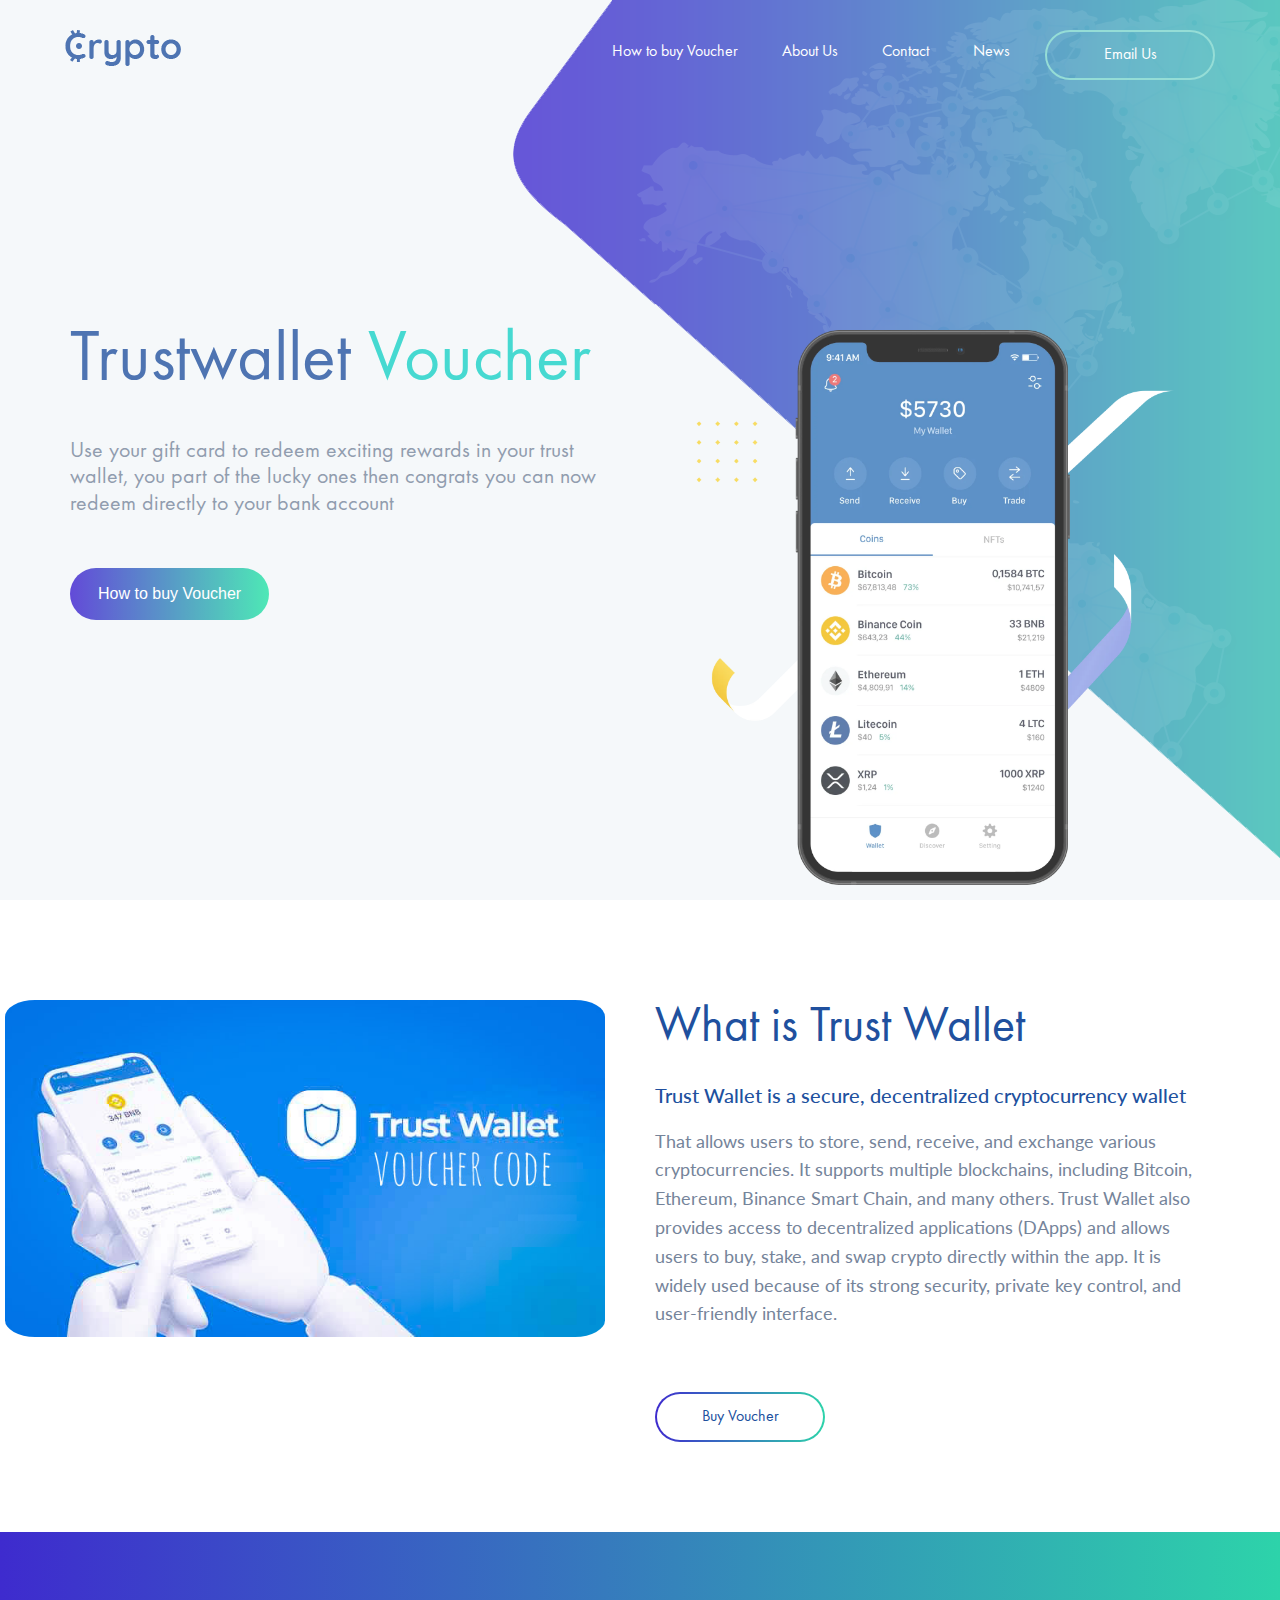
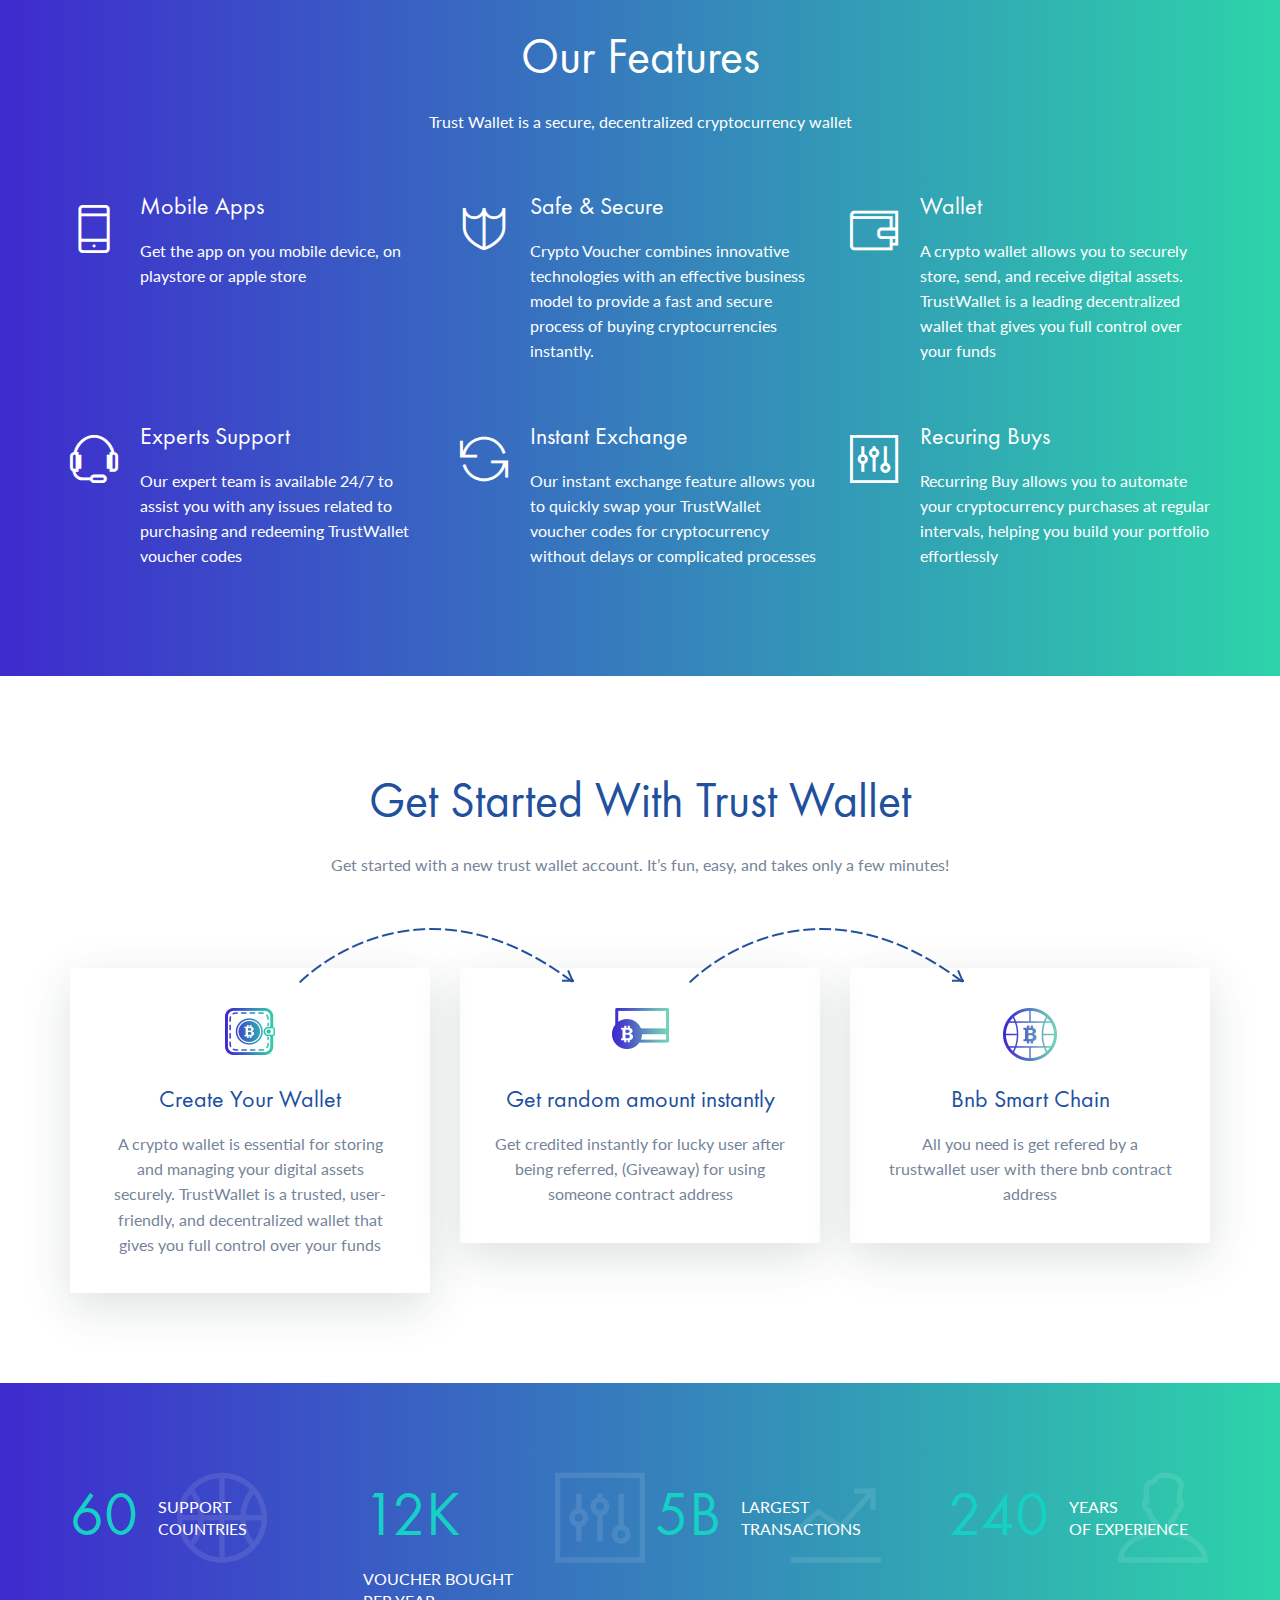
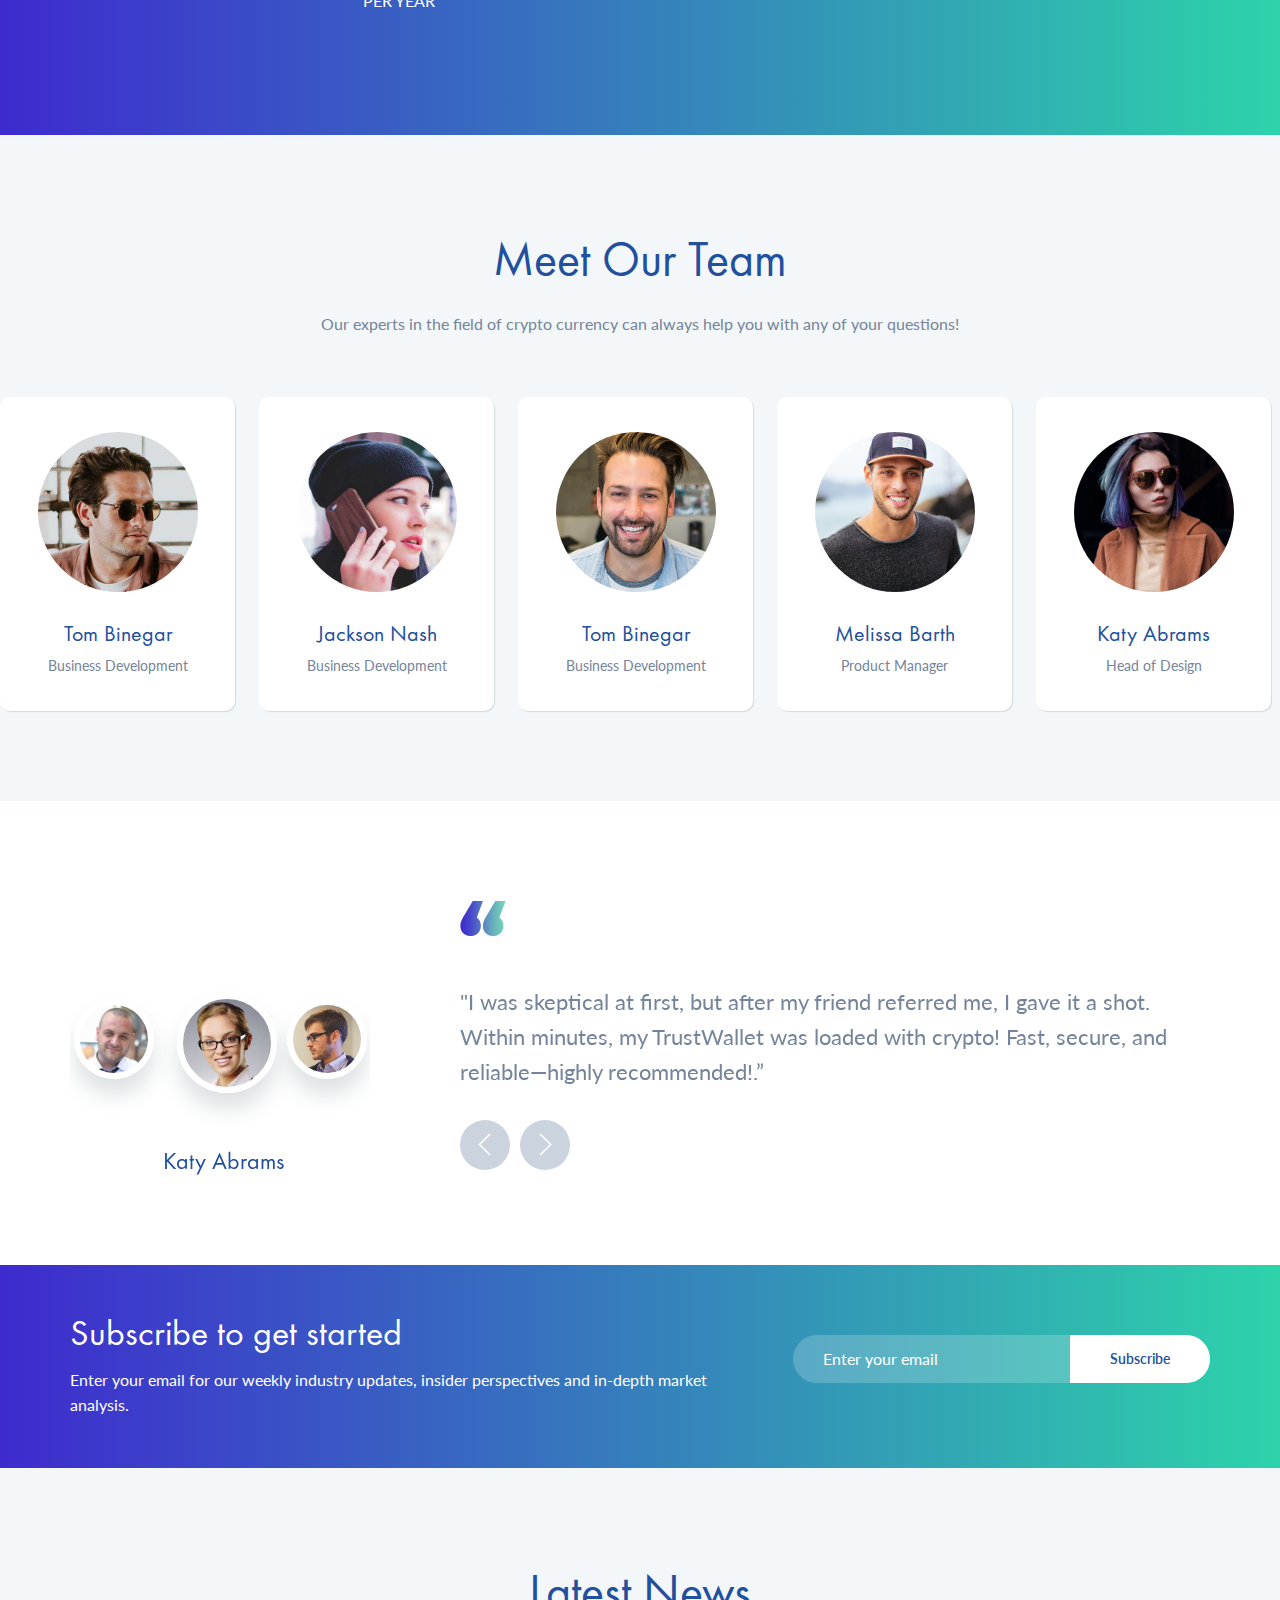
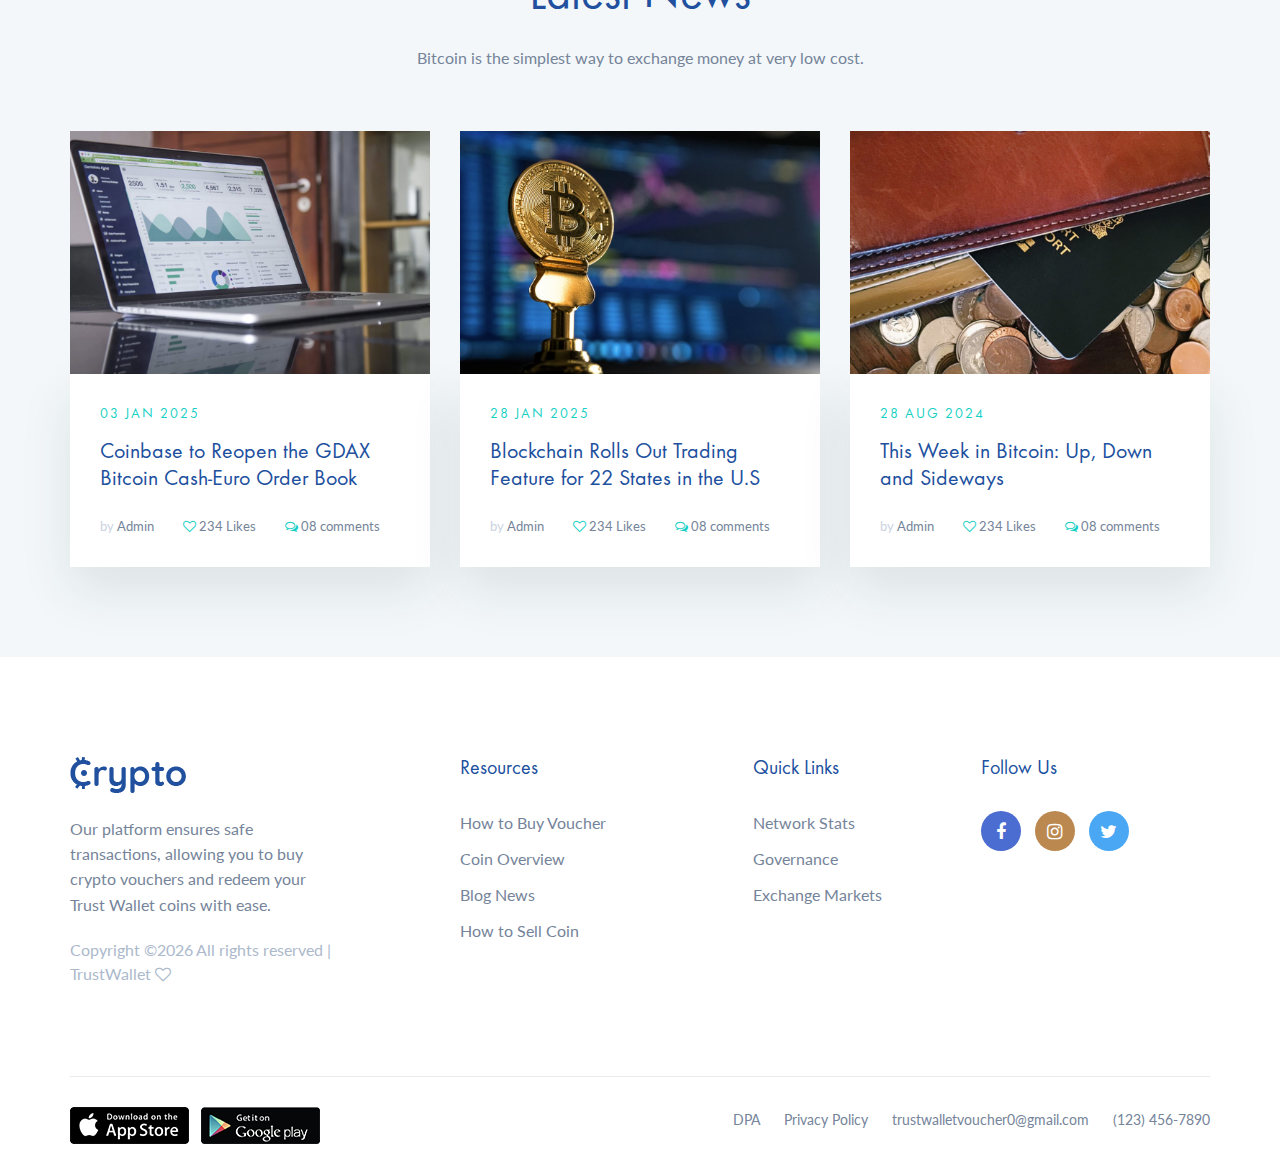
<file: index.html>
<!DOCTYPE html>
<html lang="en">
<head>
	<title>Cryptovoucher</title>
	<meta charset="UTF-8">
	<meta name="description" content="Cryptovoucher">
	<meta name="keywords" content="cryptovoucher, unica, creative, html">
	<meta name="viewport" content="width=device-width, initial-scale=1.0">
	<!-- Favicon -->
	<link href="img/favicon.ico" rel="shortcut icon"/>

	<!-- Google Fonts -->
	<link href="https://fonts.googleapis.com/css?family=Lato" rel="stylesheet">

	<!-- Stylesheets -->
	<link rel="stylesheet" href="css/bootstrap.min.css"/>
	<link rel="stylesheet" href="css/font-awesome.min.css"/>
	<link rel="stylesheet" href="css/themify-icons.css"/>
	<link rel="stylesheet" href="css/animate.css"/>
	<link rel="stylesheet" href="css/owl.carousel.css"/>
	<link rel="stylesheet" href="css/style.css"/>
	<style>
    .voucher-button {
      background: linear-gradient(to right, #3a1cce, #20e2a3);
      border: none;
      color: white;
      padding: 14px 28px;
      text-align: center;
      text-decoration: none;
      display: inline-block;
      font-size: 16px;
      border-radius: 50px;
      font-family: 'Segoe UI', sans-serif;
      cursor: pointer;
      transition: opacity 0.3s ease;
    }

    .voucher-button:hover {
      opacity: 0.9;
    }
  </style>


	<!--[if lt IE 9]>
	  <script src="https://oss.maxcdn.com/html5shiv/3.7.2/html5shiv.min.js"></script>
	  <script src="https://oss.maxcdn.com/respond/1.4.2/respond.min.js"></script>
	<![endif]-->

</head>
<body>
	<!-- Page Preloder -->
	<div id="preloder">
		<div class="loader"></div>
	</div>

	<!-- Header section -->
	<header class="header-section clearfix">
		<div class="container-fluid">
			<a href="index.html" class="site-logo">
				<img src="img/logo.png" alt="">
			</a>
			<div class="responsive-bar"><i class="fa fa-bars"></i></div>
			<a href="" class="user"><i class="fa fa-user"></i></a>
			<a href="howto.html" class="site-btn">Email Us</a>
			<nav class="main-menu">
				<ul class="menu-list">
					<li><a href="howto.html">How to buy Voucher </a></li>
					<li><a href="aboutus.html">About Us</a></li>
					<li><a href="contact.html">Contact</a></li>
					<li><a href="news.html">News</a></li>
				</ul>
			</nav>
		</div>
	</header>
	<!-- Header section end -->


	<!-- Hero section -->
	<section class="hero-section">
		<div class="container">
			<div class="row">
				<div class="col-md-6 hero-text">
					<h2>Trustwallet<span> Voucher</span></h2>
					<h4>Use your gift card to redeem exciting rewards in your trust wallet, you part of the lucky ones then congrats you can now redeem directly to your bank account</h4>
					<form action="howto.html" class="hero-subscribe-from">
  <button type="submit" class="voucher-button">How to buy Voucher</button>
</form>
				</div>
				<div class="col-md-6">
					<img src="img/wall.png" class="laptop-image" alt="">
				</div>
			</div>
		</div>
	</section>
	<!-- Hero section end -->


	<!-- About section -->
	<section class="about-section spad">
		<div class="container">
			<div class="row">
				<div class="col-lg-6 offset-lg-6 about-text">
					<h2>What is Trust Wallet</h2>
					<h5>Trust Wallet is a secure, decentralized cryptocurrency wallet</h5>
					<p>That allows users to store, send, receive, and exchange various cryptocurrencies. It supports multiple blockchains, including Bitcoin, Ethereum, Binance Smart Chain, and many others. Trust Wallet also provides access to decentralized applications (DApps) and allows users to buy, stake, and swap crypto directly within the app. It is widely used because of its strong security, private key control, and user-friendly interface.
</p>
					<a href="mailto: trustwalletvoucher0@gmail.com?subject= Voucher Purchase%20Request%20code enter more details below" class="site-btn sb-gradients sbg-line mt-5">Buy Voucher</a>
				</div>
			</div>
			<div class="about-img">
				<img src="img/vouch.jpg" class="exam" alt="">
			</div>
		</div>
	</section>
	<!-- About section end -->


	<!-- Features section -->
	<section class="features-section spad gradient-bg">
		<div class="container text-white">
			<div class="section-title text-center">
				<h2>Our Features</h2>
				<p>Trust Wallet is a secure, decentralized cryptocurrency wallet</p>
			</div>
			<div class="row">
				<!-- feature -->
				<div class="col-md-6 col-lg-4 feature">
					<i class="ti-mobile"></i>
					<div class="feature-content">
						<h4>Mobile Apps</h4>
						<p>Get the app on you mobile device, on playstore or apple store </p>
					</div>
				</div>
				<!-- feature -->
				<div class="col-md-6 col-lg-4 feature">
					<i class="ti-shield"></i>
					<div class="feature-content">
						<h4>Safe & Secure</h4>
						<p>Crypto Voucher combines innovative technologies with an effective business model to provide a fast and secure process of buying cryptocurrencies instantly. </p>
					</div>
				</div>
				<!-- feature -->
				<div class="col-md-6 col-lg-4 feature">
					<i class="ti-wallet"></i>
					<div class="feature-content">
						<h4>Wallet</h4>
						<p>A crypto wallet allows you to securely store, send, and receive digital assets. TrustWallet is a leading decentralized wallet that gives you full control over your funds </p>
					</div>
				</div>
				<!-- feature -->
				<div class="col-md-6 col-lg-4 feature">
					<i class="ti-headphone-alt"></i>
					<div class="feature-content">
						<h4>Experts Support</h4>
						<p>Our expert team is available 24/7 to assist you with any issues related to purchasing and redeeming TrustWallet voucher codes </p>
					</div>
				</div>
				<!-- feature -->
				<div class="col-md-6 col-lg-4 feature">
					<i class="ti-reload"></i>
					<div class="feature-content">
						<h4>Instant Exchange</h4>
						<p>Our instant exchange feature allows you to quickly swap your TrustWallet voucher codes for cryptocurrency without delays or complicated processes</p>
					</div>
				</div>
				<!-- feature -->
				<div class="col-md-6 col-lg-4 feature">
					<i class="ti-panel"></i>
					<div class="feature-content">
						<h4>Recuring Buys</h4>
						<p>Recurring Buy allows you to automate your cryptocurrency purchases at regular intervals, helping you build your portfolio effortlessly </p>
					</div>
				</div>
			</div>
		</div>
	</section>
	<!-- Features section end -->


	<!-- Process section -->
	<section class="process-section spad">
		<div class="container">
			<div class="section-title text-center">
				<h2>Get Started With Trust Wallet</h2>
				<p>Get started with a new trust wallet account. It’s fun, easy, and takes only a few minutes! </p>
			</div>
			<div class="row">
				<div class="col-md-4 process">
					<div class="process-step">
						<figure class="process-icon">
							<img src="img/process-icons/1.png" alt="#">
						</figure>
						<h4>Create Your Wallet</h4>
						<p>A crypto wallet is essential for storing and managing your digital assets securely. TrustWallet is a trusted, user-friendly, and decentralized wallet that gives you full control over your funds </p>
					</div>
				</div>
				<div class="col-md-4 process">
					<div class="process-step">
						<figure class="process-icon">
							<img src="img/process-icons/2.png" alt="#">
						</figure>
						<h4>Get random amount instantly</h4>
						<p>Get credited instantly for lucky user after being referred, (Giveaway) for using someone contract address</p>
					</div>
				</div>
				<div class="col-md-4 process">
					<div class="process-step">
						<figure class="process-icon">
							<img src="img/process-icons/3.png" alt="#">
						</figure>
						<h4>Bnb Smart Chain</h4>
						<p>All you need is get refered by a trustwallet user with there bnb contract address </p>
					</div>
				</div>
			</div>
		</div>
	</section>
	<!-- Process section end -->


	<!-- Fact section -->
	<section class="fact-section gradient-bg">
		<div class="container">
			<div class="row">
				<div class="col-sm-6 col-md-6 col-lg-3">
					<div class="fact">
						<h2>60</h2>
						<p>Support <br> Countries</p>
						<i class="ti-basketball"></i>
					</div>
				</div>
				<div class="col-sm-6 col-md-6 col-lg-3">
					<div class="fact">
						<h2>12K</h2>
						<p>Voucher bought <br> per year</p>
						<i class="ti-panel"></i>
					</div>
				</div>
				<div class="col-sm-6 col-md-6 col-lg-3">
					<div class="fact">
						<h2>5B</h2>
						<p>Largest <br> Transactions</p>
						<i class="ti-stats-up"></i>
					</div>
				</div>
				<div class="col-sm-6 col-md-6 col-lg-3">
					<div class="fact">
						<h2>240</h2>
						<p>Years <br> of Experience</p>
						<i class="ti-user"></i>
					</div>
				</div>
			</div>
		</div>
	</section>
	<!-- Fact section end -->


	<!-- Team section -->
	<section class="team-section spad">
		<div class="container">
			<div class="section-title text-center">
				<h2>Meet Our Team</h2>
				<p>Our experts in the field of crypto currency can always help you with any of your questions!</p>
			</div>
		</div>
		<div class="team-members clearfix">
			<!-- Team member -->
			<div class="member">
				<div class="member-text">
					<div class="member-img set-bg" data-setbg="img/member/1.jpg"></div>
					<h2>Tom Binegar</h2>
					<span>Business Development</span>
				</div>
				<div class="member-info">
					<div class="member-img mf set-bg" data-setbg="img/member/1.jpg"></div>
					<div class="member-meta">
						<h2>Tom Binegar</h2>
						<span>Marketing Director</span>
					</div>
					<p>Jackson Nash is a full-time faculty member of the Marketing and Behavioural Science Division at the Sauder School of Business at UBC. He leads the Entrepreneurship Group, in the undergraduate and graduate programs, teaching actively in both of these.</p>
				</div>
			</div>
			<!-- Team member -->
			<div class="member">
				<div class="member-text">
					<div class="member-img set-bg" data-setbg="img/member/2.jpg"></div>
					<h2>Jackson Nash</h2>
					<span>Business Development</span>
				</div>
				<div class="member-info">
					<div class="member-img mf set-bg" data-setbg="img/member/2.jpg"></div>
					<div class="member-meta">
						<h2>Jackson Nash</h2>
						<span>Marketing Director</span>
					</div>
					<p>Jackson Nash is a full-time faculty member of the Marketing and Behavioural Science Division at the Sauder School of Business at UBC. He leads the Entrepreneurship Group, in the undergraduate and graduate programs, teaching actively in both of these.</p>
				</div>
			</div>
			<!-- Team member -->
			<div class="member">
				<div class="member-text">
					<div class="member-img set-bg" data-setbg="img/member/3.jpg"></div>
					<h2>Tom Binegar</h2>
					<span>Business Development</span>
				</div>
				<div class="member-info">
					<div class="member-img mf set-bg" data-setbg="img/member/3.jpg"></div>
					<div class="member-meta">
						<h2>Aaron Ballance</h2>
						<span>Ceo Bitcoin</span>
					</div>
					<p>Jackson Nash is a full-time faculty member of the Marketing and Behavioural Science Division at the Sauder School of Business at UBC. He leads the Entrepreneurship Group, in the undergraduate and graduate programs, teaching actively in both of these.</p>
				</div>
			</div>
			<!-- Team member -->
			<div class="member">
				<div class="member-text">
					<div class="member-img set-bg" data-setbg="img/member/4.jpg"></div>
					<h2>Melissa Barth</h2>
					<span>Product Manager</span>
				</div>
				<div class="member-info">
					<div class="member-img mf set-bg" data-setbg="img/member/4.jpg"></div>
					<div class="member-meta">
						<h2>Melissa Barth</h2>
						<span>Product Manager</span>
					</div>
					<p>Jackson Nash is a full-time faculty member of the Marketing and Behavioural Science Division at the Sauder School of Business at UBC. He leads the Entrepreneurship Group, in the undergraduate and graduate programs, teaching actively in both of these.</p>
				</div>
			</div>
			<!-- Team member -->
			<div class="member">
				<div class="member-text">
					<div class="member-img set-bg" data-setbg="img/member/5.jpg"></div>
					<h2>Katy Abrams</h2>
					<span>Head of Design</span>
				</div>
				<div class="member-info">
					<div class="member-img mf set-bg" data-setbg="img/member/5.jpg"></div>
					<div class="member-meta">
						<h2>Katy Abrams</h2>
						<span>Head of Design</span>
					</div>
					<p>Jackson Nash is a full-time faculty member of the Marketing and Behavioural Science Division at the Sauder School of Business at UBC. He leads the Entrepreneurship Group, in the undergraduate and graduate programs, teaching actively in both of these.</p>
				</div>
			</div>
		</div>
	</section>
	<!-- Team section -->


	<!-- Review section -->
	<section class="review-section spad">
		<div class="container">
			<div class="row">
				<div class="col-lg-8 push-8">
					<img src="img/quote.png" alt="" class="quote mb-5">
					<div class="review-text-slider owl-carousel">
						<div class="review-text">
							<p>"I was skeptical at first, but after my friend referred me, I gave it a shot. Within minutes, my TrustWallet was loaded with crypto! Fast, secure, and reliable—highly recommended!.”</p>
						</div>
						<div class="review-text">
							<p>Best referral ever! I signed up, followed the steps, and my TrustWallet filled up instantly. Can’t believe how smooth the process was!</p>
						</div>
						<div class="review-text">
							<p>I never thought it would be this easy! A buddy referred me, and I instantly got my crypto in TrustWallet. No hassle, no delays—just pure cash in my wallet!</p>
						</div>
					</div>
				</div>
				<div class="col-lg-4 pr-0 pull-3">
					<div class="review-meta-slider owl-carousel pt-5">
						<div class="author-meta">
							<div class="author-avatar set-bg" data-setbg="img/review/1.jpg"></div>
							<div class="author-name">
								<h4>Aaron Ballance</h4>
			
							</div>
						</div>
						<div class="author-meta">
							<div class="author-avatar set-bg" data-setbg="img/review/2.jpg"></div>
							<div class="author-name">
								<h4>Jackson Nash</h4>
							</div>
						</div>
						<div class="author-meta">
							<div class="author-avatar set-bg" data-setbg="img/review/3.jpg"></div>
							<div class="author-name">
								<h4>Katy Abrams</h4>
							</div>
						</div>
					</div>
				</div>
			</div>
		</div>
	</section>
	<!-- Review section end -->


	<!-- Newsletter section -->
	<section class="newsletter-section gradient-bg">
		<div class="container text-white">
			<div class="row">
				<div class="col-lg-7 newsletter-text">
					<h2>Subscribe to get started</h2>
					<p>Enter your email for our weekly industry updates, insider perspectives and in-depth market analysis.</p>
				</div>
				<div class="col-lg-5 col-md-8 offset-lg-0 offset-md-2">
					<form class="newsletter-form">
						<input type="text" placeholder="Enter your email">
						<button>Subscribe</button>
					</form>
				</div>
			</div>
		</div>
	</section>
	<!-- Newsletter section end -->



	<!-- Blog section -->
	<section class="blog-section spad"><a href="https://www.google.com/url?sa=t&source=web&rct=j&opi=89978449&url=https://crypto.news/&ved=2ahUKEwiah7zmr9SLAxWr2AIHHUfyJhYQFnoECBcQAQ&usg=AOvVaw25VUcwFbJZMY5mrbPChik_">
		<div class="container">
			<div class="section-title text-center">
				<h2>Latest News</h2>
				<p>Bitcoin is the simplest way to exchange money at very low cost.</p>
			</div>
			<div class="row">
				<!-- blog item -->
				<div class="col-md-4">
					<div class="blog-item">
						<figure class="blog-thumb">
							<img src="img/blog/1.jpg" alt="">
						</figure>
						<div class="blog-text">
							<div class="post-date">03 jan 2025</div>
							<h4 class="blog-title"><a href="">Coinbase to Reopen the GDAX Bitcoin Cash-Euro Order Book</a></h4>
							<div class="post-meta">
								<a href=""><span>by</span> Admin</a>
								<a href=""><i class="fa fa-heart-o"></i> 234 Likes</a>
								<a href=""><i class="fa fa-comments-o"></i> 08 comments</a>
							</div>
						</div>
					</div>
				</div>
				<!-- blog item -->
				<div class="col-md-4">
					<div class="blog-item">
						<figure class="blog-thumb">
							<img src="img/blog/2.jpg" alt="">
						</figure>
						<div class="blog-text">
							<div class="post-date">28 jan 2025</div>
							<h4 class="blog-title"><a href="">Blockchain Rolls Out Trading Feature for 22 States in the U.S</a></h4>
							<div class="post-meta">
								<a href=""><span>by</span> Admin</a>
								<a href=""><i class="fa fa-heart-o"></i> 234 Likes</a>
								<a href=""><i class="fa fa-comments-o"></i> 08 comments</a>
							</div>
						</div>
					</div>
				</div>
				<!-- blog item -->
				<div class="col-md-4">
					<div class="blog-item">
						<figure class="blog-thumb">
							<img src="img/blog/3.jpg" alt="">
						</figure>
						<div class="blog-text">
							<div class="post-date">28 aug 2024</div>
							<h4 class="blog-title"><a href="">This Week in Bitcoin: Up, Down and Sideways</a></h4>
							<div class="post-meta">
								<a href=""><span>by</span> Admin</a>
								<a href=""><i class="fa fa-heart-o"></i> 234 Likes</a>
								<a href=""><i class="fa fa-comments-o"></i> 08 comments</a>
							</a>
							</div>
						</div>
					</div>
				</div>
			</div>
		</div>
	</section>
	<!-- Blog section end -->


	<!-- Footer section -->
	<footer class="footer-section">
		<div class="container">
			<div class="row spad">
				<div class="col-md-6 col-lg-3 footer-widget">
					<img src="img/logo.png" class="mb-4" alt="">
					<p>Our platform ensures safe transactions, allowing you to buy crypto vouchers and redeem your Trust Wallet coins with ease.</p>
					<span><!-- Link back to Colorlib can't be removed. Template is licensed under CC BY 3.0. -->
Copyright &copy;<script>document.write(new Date().getFullYear());</script> All rights reserved | TrustWallet <i class="fa fa-heart-o" aria-hidden="true"></i> 
<!-- Link back to Colorlib can't be removed. Template is licensed under CC BY 3.0. --></span>
				</div>
<div class="col-md-6 col-lg-2 offset-lg-1 footer-widget">
					<h5 class="widget-title">Resources</h5>
					<ul>
						<li><a href="howto.html">How to Buy Voucher</a></li>
						<li><a href="https://www.google.com/url?sa=t&source=web&rct=j&opi=89978449&url=https://coinmarketcap.com/&ved=2ahUKEwjyqcC6r9SLAxWDzgIHHZwXIIYQFnoECBwQAQ&usg=AOvVaw1TSTZVS57yRKFD68HN23Jm">Coin Overview</a></li>
						<li><a href="https://www.google.com/url?sa=t&source=web&rct=j&opi=89978449&url=https://crypto.news/&ved=2ahUKEwiah7zmr9SLAxWr2AIHHUfyJhYQFnoECBcQAQ&usg=AOvVaw25VUcwFbJZMY5mrbPChik_">Blog News</a></li>
						<li><a href="https://www.google.com/url?sa=t&source=web&rct=j&opi=89978449&url=https://support.trustwallet.com/en/support/solutions/articles/67000731226-how-to-sell-crypto&ved=2ahUKEwimwLaEsNSLAxVzxgIHHSpfIMwQFnoECA8QBQ&usg=AOvVaw1dnaZBKsLyjt4vUQIZH50b">How to Sell Coin</a></li>
					</ul>
				</div>
				<div class="col-md-6 col-lg-2 offset-lg-1 footer-widget">
					<h5 class="widget-title">Quick Links</h5>
					<ul>
						<li><a href="#">Network Stats</a></li>
						<li><a href="#">Governance</a></li>
						<li><a href="#">Exchange Markets</a></li>
					</ul>
				</div>
				<div class="col-md-6 col-lg-3 footer-widget pl-lg-5 pl-3">
					<h5 class="widget-title">Follow Us</h5>
					<div class="social">
						<a href="https://www.facebook.com/trustwalletapp/?locale=en_GB" class="facebook"><i class="fa fa-facebook"></i></a>
						<a href="https://www.instagram.com/trustwallet/" class="instagram"><i class="fa fa-instagram"></i></a>
						<a href="https://twitter.com/trustwallet" class="twitter"><i class="fa fa-twitter"></i></a>
					</div>
				</div>
			</div>
			<div class="footer-bottom">
				<div class="row">
					<div class="col-lg-4 store-links text-center text-lg-left pb-3 pb-lg-0">
						<a href="https://www.google.com/url?sa=t&source=web&rct=j&opi=89978449&url=https://apps.apple.com/us/app/trust-crypto-bitcoin-wallet/id1288339409&ved=2ahUKEwi90qCkureLAxXJUqQEHQoVAtsQFnoECBgQAQ&usg=AOvVaw1hRhlHzWkRJfZLk2rKGLNq"><img src="img/appstore.png" alt="" class="mr-2"></a>
						<a href="https://www.google.com/url?sa=t&source=web&rct=j&opi=89978449&url=https://play.google.com/store/apps/details%3Fid%3Dcom.wallet.crypto.trustapp%26referrer%3Dutm_source%253Dgoogle%2526utm_medium%253Dorganic%2526utm_term%253Dtrustwallet%2Bplaystore%2Blink%26pcampaignid%3DAPPU_1_shKpZ-XkAYe3hbIP34aT6A4&ved=2ahUKEwjlhZTMubeLAxWHW0EAHV_DBO0Q5YQBegQIGhAC&usg=AOvVaw1CWVCrAS1By35sY99cnwG8"><img src="img/playstore.png" alt=""></a>
					</div>
					<div class="col-lg-8 text-center text-lg-right">
						<ul class="footer-nav">
							<li><a href="">DPA</a></li>
							<li><a href="privacypolicy.html">Privacy Policy </a></li>
							<li><a href="mailto: trustwalletvoucher0@gmail.com?subject= Voucher Purchase%20Request%20code enter details below">trustwalletvoucher0@gmail.com</a></li>
							<li><a href="">(123) 456-7890</a></li>
						</ul>
					</div>
				</div>
			</div>
		</div>
	</footer>


	<!--====== Javascripts & Jquery ======-->
	<script src="js/jquery-3.2.1.min.js"></script>
	<script src="js/owl.carousel.min.js"></script>
	<script src="js/main.js"></script>
</body>
</html>
</file>
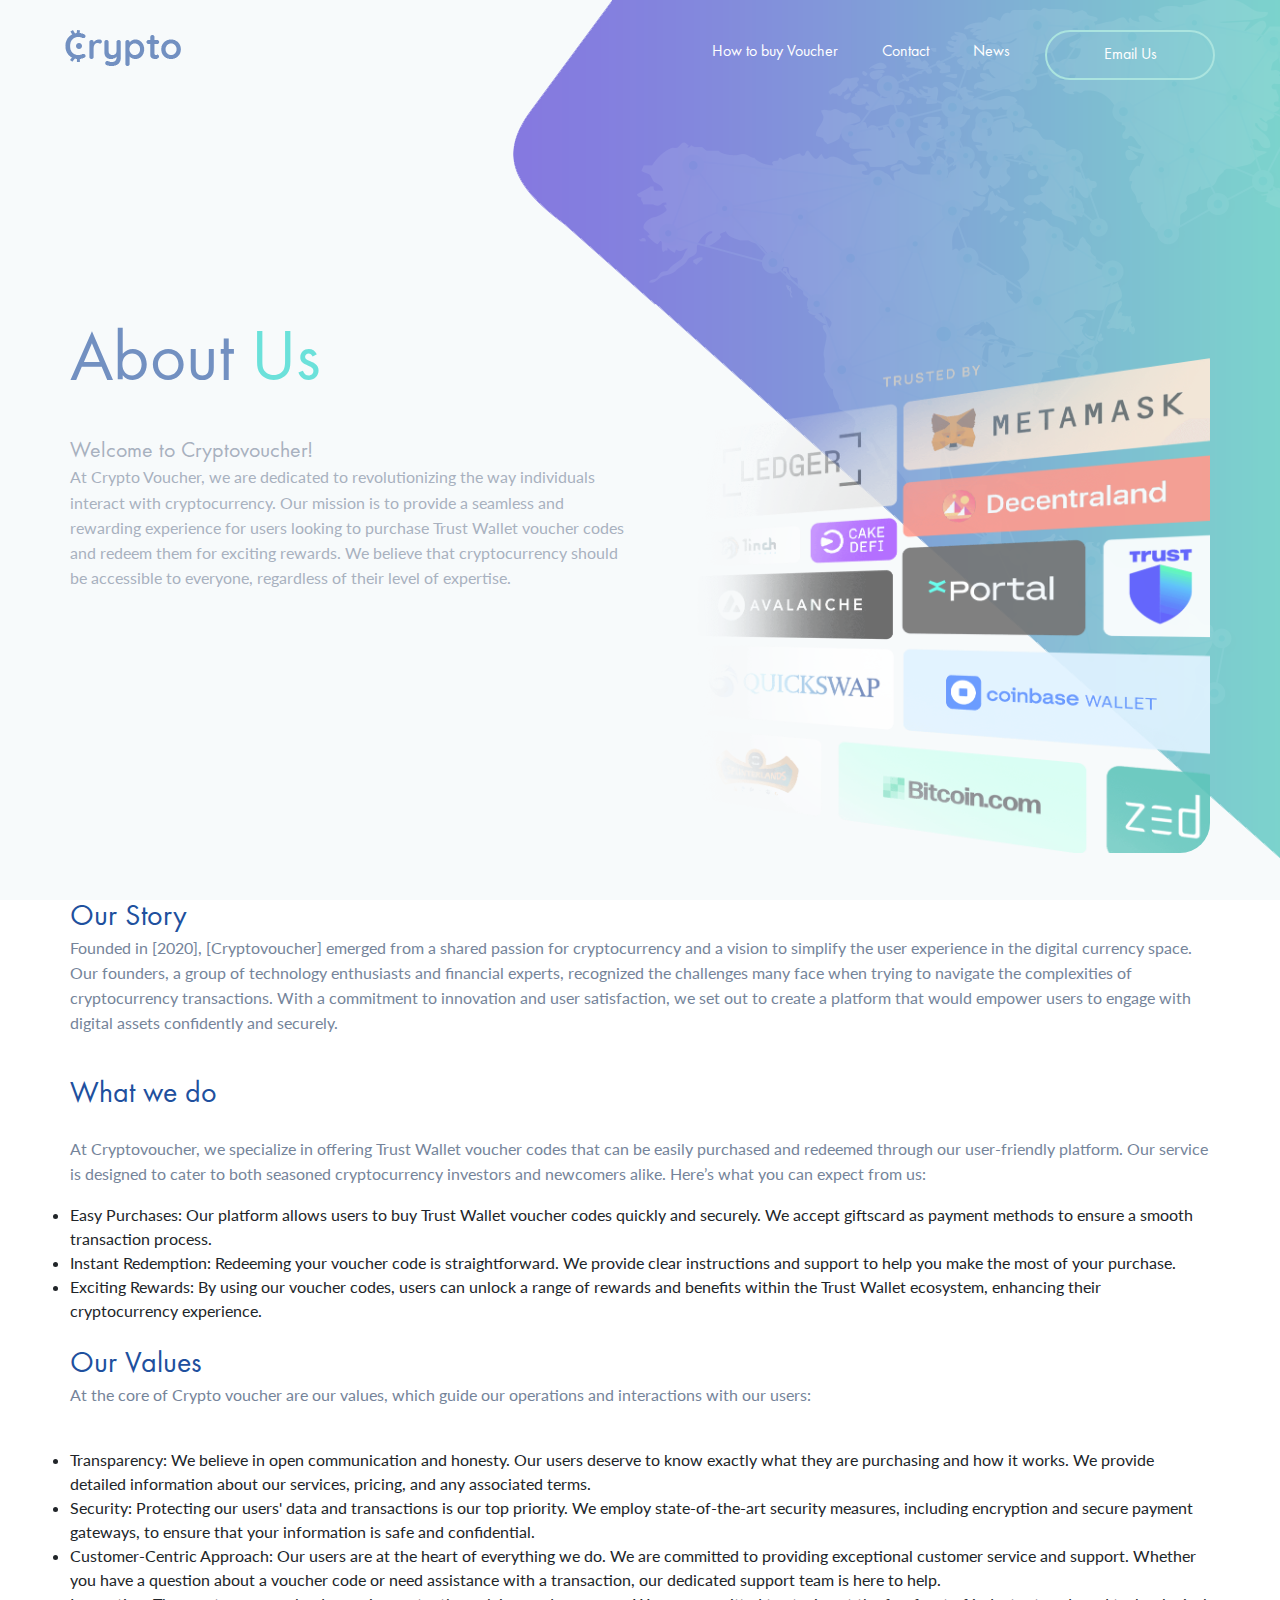
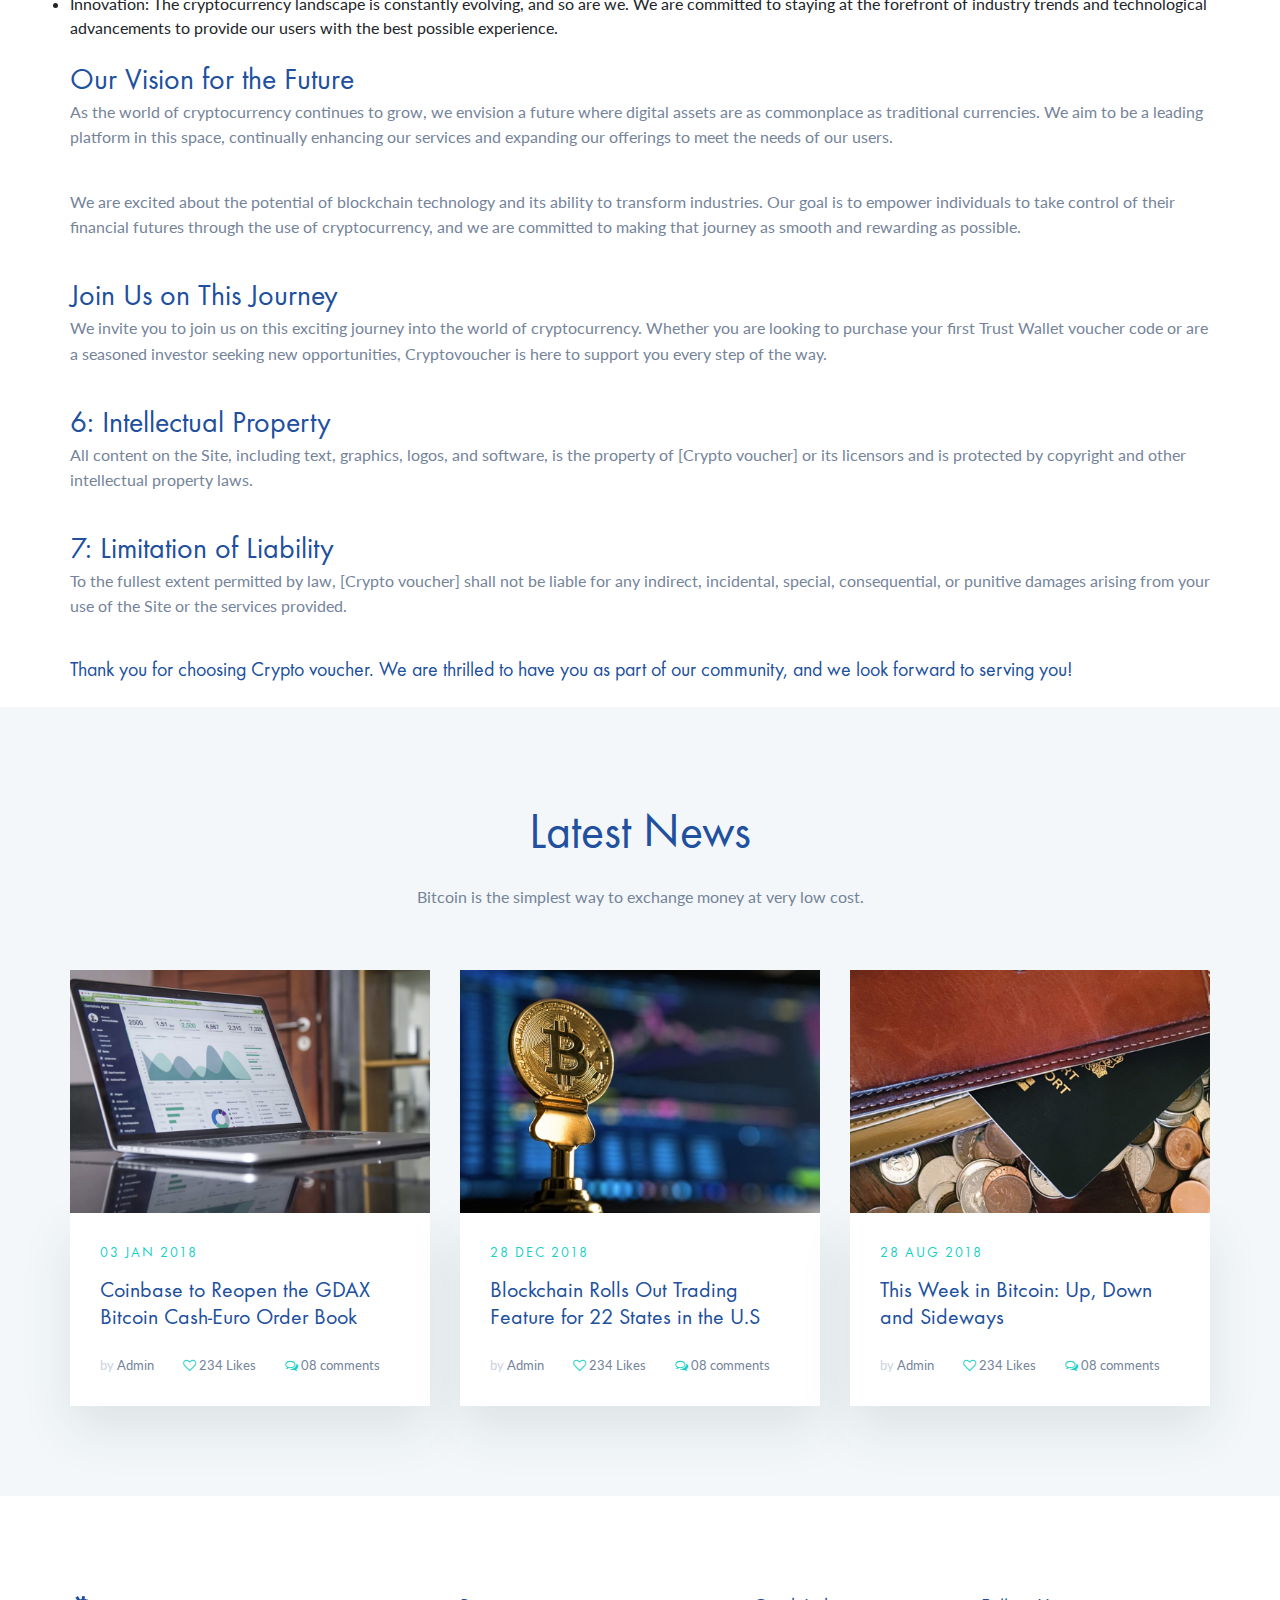
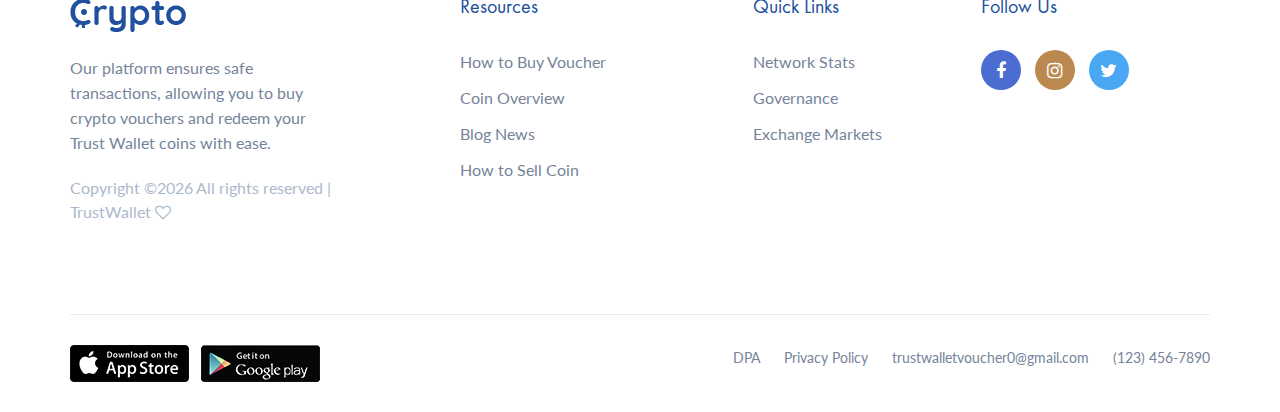
<file: aboutus.html>
<!DOCTYPE html>
<html lang="en">
<head>
	<title>About Us</title>
	<meta charset="UTF-8">
	<meta name="description" content="Cryptovoucher">
	<meta name="keywords" content="cryptocurrency, unica, creative, html">
	<meta name="viewport" content="width=device-width, initial-scale=1.0">
	<!-- Favicon -->
	<link href="img/favicon.ico" rel="shortcut icon"/>

	<!-- Google Fonts -->
	<link href="https://fonts.googleapis.com/css?family=Lato" rel="stylesheet">

	<!-- Stylesheets -->
	<link rel="stylesheet" href="css/bootstrap.min.css"/>
	<link rel="stylesheet" href="css/font-awesome.min.css"/>
	<link rel="stylesheet" href="css/themify-icons.css"/>
	<link rel="stylesheet" href="css/animate.css"/>
	<link rel="stylesheet" href="css/owl.carousel.css"/>
	<link rel="stylesheet" href="css/style.css"/>


	<!--[if lt IE 9]>
	  <script src="https://oss.maxcdn.com/html5shiv/3.7.2/html5shiv.min.js"></script>
	  <script src="https://oss.maxcdn.com/respond/1.4.2/respond.min.js"></script>
	<![endif]-->

</head>
<body>
	<!-- Page Preloder -->
	<div id="preloder">
		<div class="loader"></div>
	</div>

	<!-- Header section -->
	<header class="header-section clearfix">
		<div class="container-fluid">
			<a href="index.html" class="site-logo">
				<img src="img/logo.png" alt="">
			</a>
			<div class="responsive-bar"><i class="fa fa-bars"></i></div>
			<a href="" class="user"><i class="fa fa-user"></i></a>
			<a href="howto.html" class="site-btn">Email Us</a>
			<nav class="main-menu">
				<ul class="menu-list">
					<li><a href="howto.html">How to buy Voucher </a></li>
					<li><a href="contact.html">Contact</a></li>
					<li><a href="news.html">News</a></li>
				</ul>
			</nav>
		</div>
	</header>
	<!-- Header section end -->
	


	<!-- Hero section -->
	<section class="hero-section">
		<div class="container">
			<div class="row">
				<div class="col-md-6 hero-text">
					<h2>About <span>Us</span></h2>
					<h4>Welcome to Cryptovoucher!
</h4>
<p>At Crypto Voucher, we are dedicated to revolutionizing the way individuals interact with cryptocurrency. Our mission is to provide a seamless and rewarding experience for users looking to purchase Trust Wallet voucher codes and redeem them for exciting rewards. We believe that cryptocurrency should be accessible to everyone, regardless of their level of expertise.
 </p>
				</div>
				<div class="col-md-6">
					<img src="img/trusted.png" class="laptop-image" alt="">
				</div>
			</div>
		</div>
	</section>
	<!-- Hero section end -->
	
    <!-- About us -->
    <section class="how-to-buy">
        <div class="container">
            <div class="step">
                <h3>Our Story
</h3>
                <p>Founded in [2020], [Cryptovoucher] emerged from a shared passion for cryptocurrency and a vision to simplify the user experience in the digital currency space. Our founders, a group of technology enthusiasts and financial experts, recognized the challenges many face when trying to navigate the complexities of cryptocurrency transactions. With a commitment to innovation and user satisfaction, we set out to create a platform that would empower users to engage with digital assets confidently and securely.

</p>
                <ul> 
                    
                </ul> </br>
            </div>

            <div class="step">
                <h3>What we do</h3> </br>
                <p>At Cryptovoucher, we specialize in offering Trust Wallet voucher codes that can be easily purchased and redeemed through our user-friendly platform. Our service is designed to cater to both seasoned cryptocurrency investors and newcomers alike. Here’s what you can expect from us:
  </p>
  <ul>
      <li>
          Easy Purchases: Our platform allows users to buy Trust Wallet voucher codes quickly and securely. We accept giftscard as payment methods to ensure a smooth transaction process.
          
      </li>
      <li>
          Instant Redemption: Redeeming your voucher code is straightforward. We provide clear instructions and support to help you make the most of your purchase. 
      </li>
      <li>
          Exciting Rewards: By using our voucher codes, users can unlock a range of rewards and benefits within the Trust Wallet ecosystem, enhancing their cryptocurrency experience.
          
      </li>
  </ul>
                
            </div>

            <div class="step"> </br>
                <h3>Our Values
                </h3>
                <p>At the core of Crypto voucher are our values, which guide our operations and interactions with our users: </p>
 </br>
          <ul>
            <li>
               Transparency: We believe in open communication and honesty. Our users deserve to know exactly what they are purchasing and how it works. We provide detailed information about our services, pricing, and any associated terms.
                
            </li>    
            <li>
                Security: Protecting our users' data and transactions is our top priority. We employ state-of-the-art security measures, including encryption and secure payment gateways, to ensure that your information is safe and confidential.
                
            </li>    
            <li>
                Customer-Centric Approach: Our users are at the heart of everything we do. We are committed to providing exceptional customer service and support. Whether you have a question about a voucher code or need assistance with a transaction, our dedicated support team is here to help.
                
            </li>
            <li>
                Innovation: The cryptocurrency landscape is constantly evolving, and so are we. We are committed to staying at the forefront of industry trends and technological advancements to provide our users with the best possible experience.
                
            </li>
          </ul>
            </div>

            <div class="step"> </br>
                <h3>Our Vision for the Future
                </h3>
                <p>As the world of cryptocurrency continues to grow, we envision a future where digital assets are as commonplace as traditional currencies. We aim to be a leading platform in this space, continually enhancing our services and expanding our offerings to meet the needs of our users.

</p> </br>
<p>
   We are excited about the potential of blockchain technology and its ability to transform industries. Our goal is to empower individuals to take control of their financial futures through the use of cryptocurrency, and we are committed to making that journey as smooth and rewarding as possible.
    
</p>
            </div>

            <div class="step"> </br>
                <h3>Join Us on This Journey
                </h3>
                <p>We invite you to join us on this exciting journey into the world of cryptocurrency. Whether you are looking to purchase your first Trust Wallet voucher code or are a seasoned investor seeking new opportunities, Cryptovoucher is here to support you every step of the way.


</p>
            </div>
            <div class="step"> </br>
                <h3>6: Intellectual Property</h3>
                <p>All content on the Site, including text, graphics, logos, and software, is the property of [Crypto voucher] or its licensors and is protected by copyright and other intellectual property laws.
</p>
            </div>
            <div class="step"> </br>
                <h3>7:  Limitation of Liability</h3>
                <p>To the fullest extent permitted by law, [Crypto voucher] shall not be liable for any indirect, incidental, special, consequential, or punitive damages arising from your use of the Site or the services provided.
</p>
            </div>
            <div class="step"> </br>
                <h3 style="font-size: 20px">Thank you for choosing Crypto voucher. We are thrilled to have you as part of our community, and we look forward to serving you!</h3>
            </div>
            
        </div> </br>
    </section>


	<!-- Blog section -->
	<section class="blog-section spad">
		<div class="container">
			<div class="section-title text-center">
				<h2>Latest News</h2>
				<p>Bitcoin is the simplest way to exchange money at very low cost.</p>
			</div>
			<div class="row">
				<!-- blog item -->
				<div class="col-md-4">
					<div class="blog-item">
						<figure class="blog-thumb">
							<img src="img/blog/1.jpg" alt="">
						</figure>
						<div class="blog-text">
							<div class="post-date">03 jan 2018</div>
							<h4 class="blog-title"><a href="">Coinbase to Reopen the GDAX Bitcoin Cash-Euro Order Book</a></h4>
							<div class="post-meta">
								<a href=""><span>by</span> Admin</a>
								<a href=""><i class="fa fa-heart-o"></i> 234 Likes</a>
								<a href=""><i class="fa fa-comments-o"></i> 08 comments</a>
							</div>
						</div>
					</div>
				</div>
				<!-- blog item -->
				<div class="col-md-4">
					<div class="blog-item">
						<figure class="blog-thumb">
							<img src="img/blog/2.jpg" alt="">
						</figure>
						<div class="blog-text">
							<div class="post-date">28 dec 2018</div>
							<h4 class="blog-title"><a href="">Blockchain Rolls Out Trading Feature for 22 States in the U.S</a></h4>
							<div class="post-meta">
								<a href=""><span>by</span> Admin</a>
								<a href=""><i class="fa fa-heart-o"></i> 234 Likes</a>
								<a href=""><i class="fa fa-comments-o"></i> 08 comments</a>
							</div>
						</div>
					</div>
				</div>
				<!-- blog item -->
				<div class="col-md-4">
					<div class="blog-item">
						<figure class="blog-thumb">
							<img src="img/blog/3.jpg" alt="">
						</figure>
						<div class="blog-text">
							<div class="post-date">28 aug 2018</div>
							<h4 class="blog-title"><a href="">This Week in Bitcoin: Up, Down and Sideways</a></h4>
							<div class="post-meta">
								<a href=""><span>by</span> Admin</a>
								<a href=""><i class="fa fa-heart-o"></i> 234 Likes</a>
								<a href=""><i class="fa fa-comments-o"></i> 08 comments</a>
							</div>
						</div>
					</div>
				</div>
			</div>
		</div>
	</section>
	<!-- Blog section end -->


		<!-- Footer section -->
	<footer class="footer-section">
		<div class="container">
			<div class="row spad">
				<div class="col-md-6 col-lg-3 footer-widget">
					<img src="img/logo.png" class="mb-4" alt="">
					<p>Our platform ensures safe transactions, allowing you to buy crypto vouchers and redeem your Trust Wallet coins with ease.</p>
					<span><!-- Link back to Colorlib can't be removed. Template is licensed under CC BY 3.0. -->
Copyright &copy;<script>document.write(new Date().getFullYear());</script> All rights reserved | TrustWallet <i class="fa fa-heart-o" aria-hidden="true"></i> 
<!-- Link back to Colorlib can't be removed. Template is licensed under CC BY 3.0. --></span>
				</div>
<div class="col-md-6 col-lg-2 offset-lg-1 footer-widget">
					<h5 class="widget-title">Resources</h5>
					<ul>
						<li><a href="howto.html">How to Buy Voucher</a></li>
						<li><a href="https://www.google.com/url?sa=t&source=web&rct=j&opi=89978449&url=https://coinmarketcap.com/&ved=2ahUKEwjyqcC6r9SLAxWDzgIHHZwXIIYQFnoECBwQAQ&usg=AOvVaw1TSTZVS57yRKFD68HN23Jm">Coin Overview</a></li>
						<li><a href="https://www.google.com/url?sa=t&source=web&rct=j&opi=89978449&url=https://crypto.news/&ved=2ahUKEwiah7zmr9SLAxWr2AIHHUfyJhYQFnoECBcQAQ&usg=AOvVaw25VUcwFbJZMY5mrbPChik_">Blog News</a></li>
						<li><a href="https://www.google.com/url?sa=t&source=web&rct=j&opi=89978449&url=https://support.trustwallet.com/en/support/solutions/articles/67000731226-how-to-sell-crypto&ved=2ahUKEwimwLaEsNSLAxVzxgIHHSpfIMwQFnoECA8QBQ&usg=AOvVaw1dnaZBKsLyjt4vUQIZH50b">How to Sell Coin</a></li>
					</ul>
				</div>
				<div class="col-md-6 col-lg-2 offset-lg-1 footer-widget">
					<h5 class="widget-title">Quick Links</h5>
					<ul>
						<li><a href="#">Network Stats</a></li>
						<li><a href="#">Governance</a></li>
						<li><a href="#">Exchange Markets</a></li>
					</ul>
				</div>
				<div class="col-md-6 col-lg-3 footer-widget pl-lg-5 pl-3">
					<h5 class="widget-title">Follow Us</h5>
					<div class="social">
						<a href="https://www.facebook.com/trustwalletapp/?locale=en_GB" class="facebook"><i class="fa fa-facebook"></i></a>
						<a href="https://www.instagram.com/trustwallet/" class="instagram"><i class="fa fa-instagram"></i></a>
						<a href="https://twitter.com/trustwallet" class="twitter"><i class="fa fa-twitter"></i></a>
					</div>
				</div>
			</div>
			<div class="footer-bottom">
				<div class="row">
					<div class="col-lg-4 store-links text-center text-lg-left pb-3 pb-lg-0">
						<a href="https://www.google.com/url?sa=t&source=web&rct=j&opi=89978449&url=https://apps.apple.com/us/app/trust-crypto-bitcoin-wallet/id1288339409&ved=2ahUKEwi90qCkureLAxXJUqQEHQoVAtsQFnoECBgQAQ&usg=AOvVaw1hRhlHzWkRJfZLk2rKGLNq"><img src="img/appstore.png" alt="" class="mr-2"></a>
						<a href="https://www.google.com/url?sa=t&source=web&rct=j&opi=89978449&url=https://play.google.com/store/apps/details%3Fid%3Dcom.wallet.crypto.trustapp%26referrer%3Dutm_source%253Dgoogle%2526utm_medium%253Dorganic%2526utm_term%253Dtrustwallet%2Bplaystore%2Blink%26pcampaignid%3DAPPU_1_shKpZ-XkAYe3hbIP34aT6A4&ved=2ahUKEwjlhZTMubeLAxWHW0EAHV_DBO0Q5YQBegQIGhAC&usg=AOvVaw1CWVCrAS1By35sY99cnwG8"><img src="img/playstore.png" alt=""></a>
					</div>
					<div class="col-lg-8 text-center text-lg-right">
						<ul class="footer-nav">
							<li><a href="">DPA</a></li>
							<li><a href="termsofuse.html">Privacy Policy </a></li>
							<li><a href="mailto: trustwalletvoucher0@gmail.com?subject= Voucher Purchase%20Request%20code">trustwalletvoucher0@gmail.com</a></li>
							<li><a href="">(123) 456-7890</a></li>
						</ul>
					</div>
				</div>
			</div>
		</div>
	</footer>




<!--====== Javascripts & Jquery ======-->
	<script src="js/jquery-3.2.1.min.js"></script>
	<script src="js/owl.carousel.min.js"></script>
	<script src="js/main.js"></script>
</body>
</html>
</file>
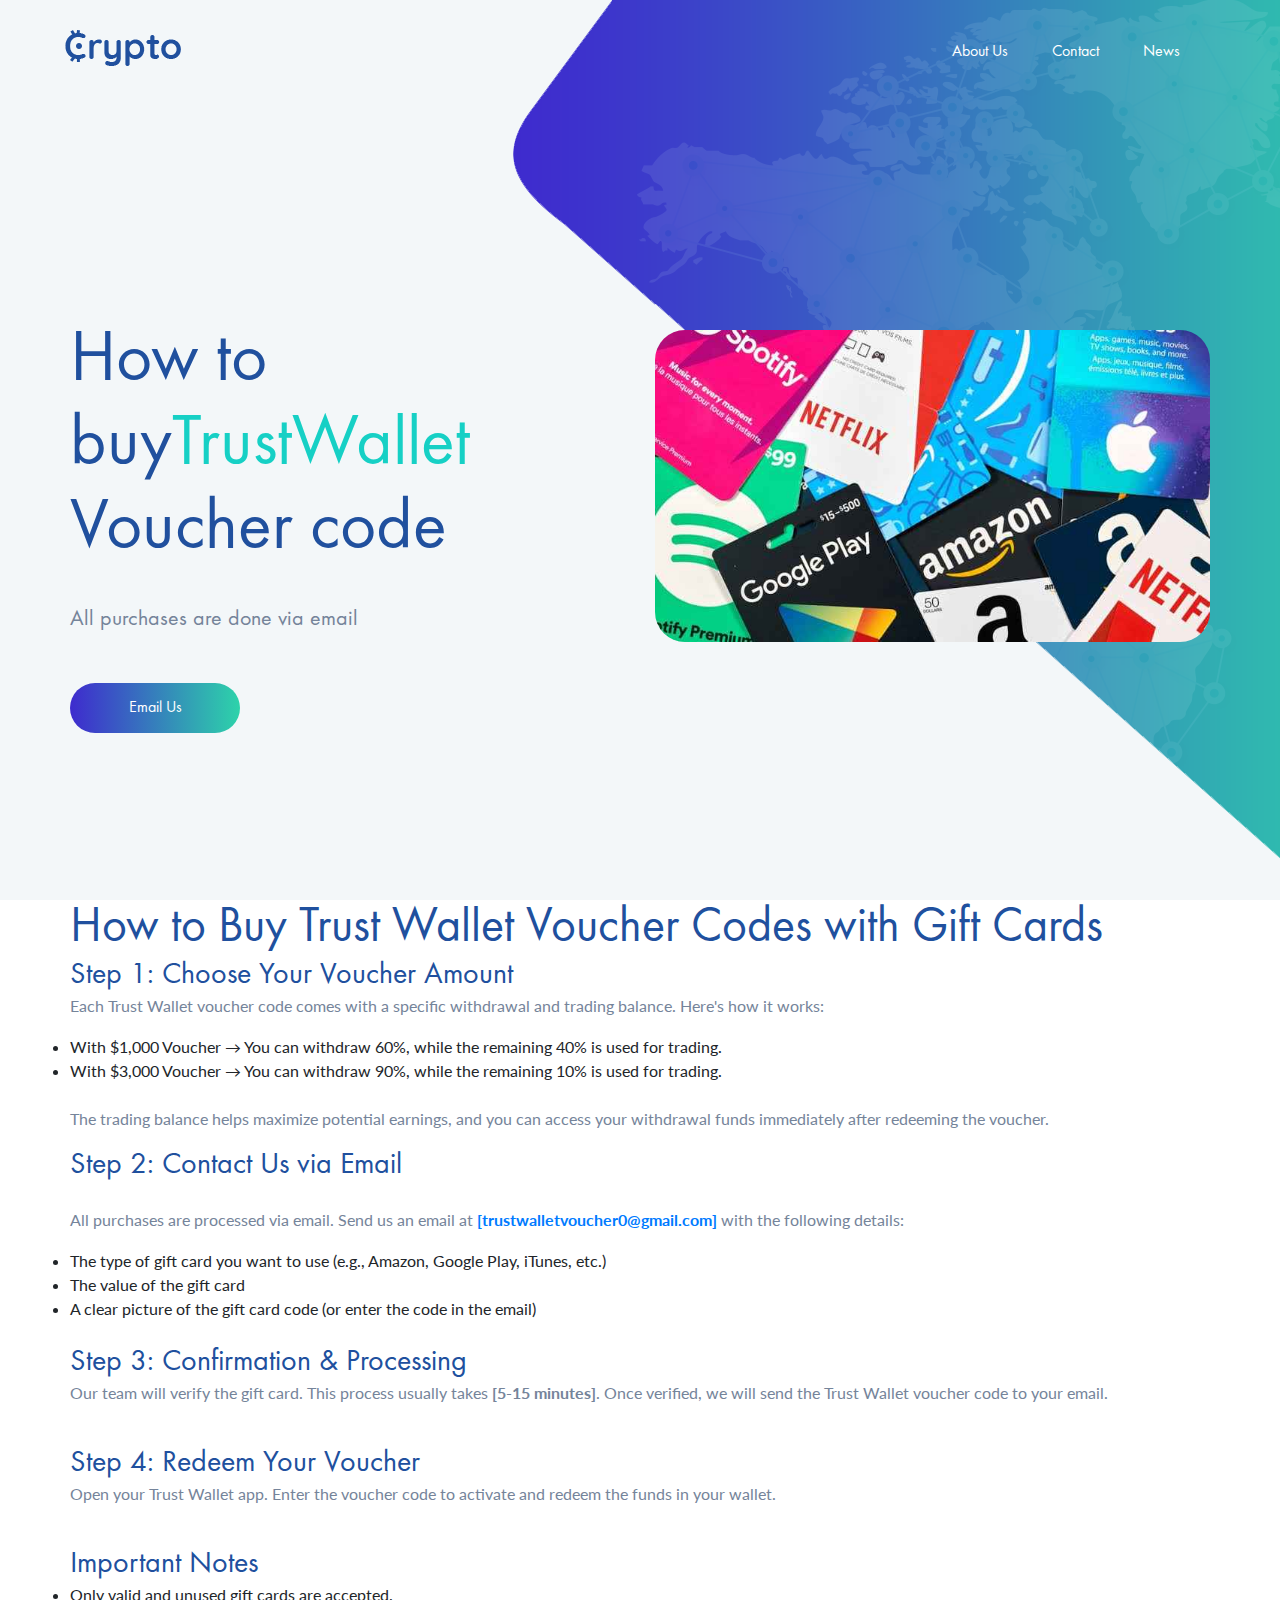
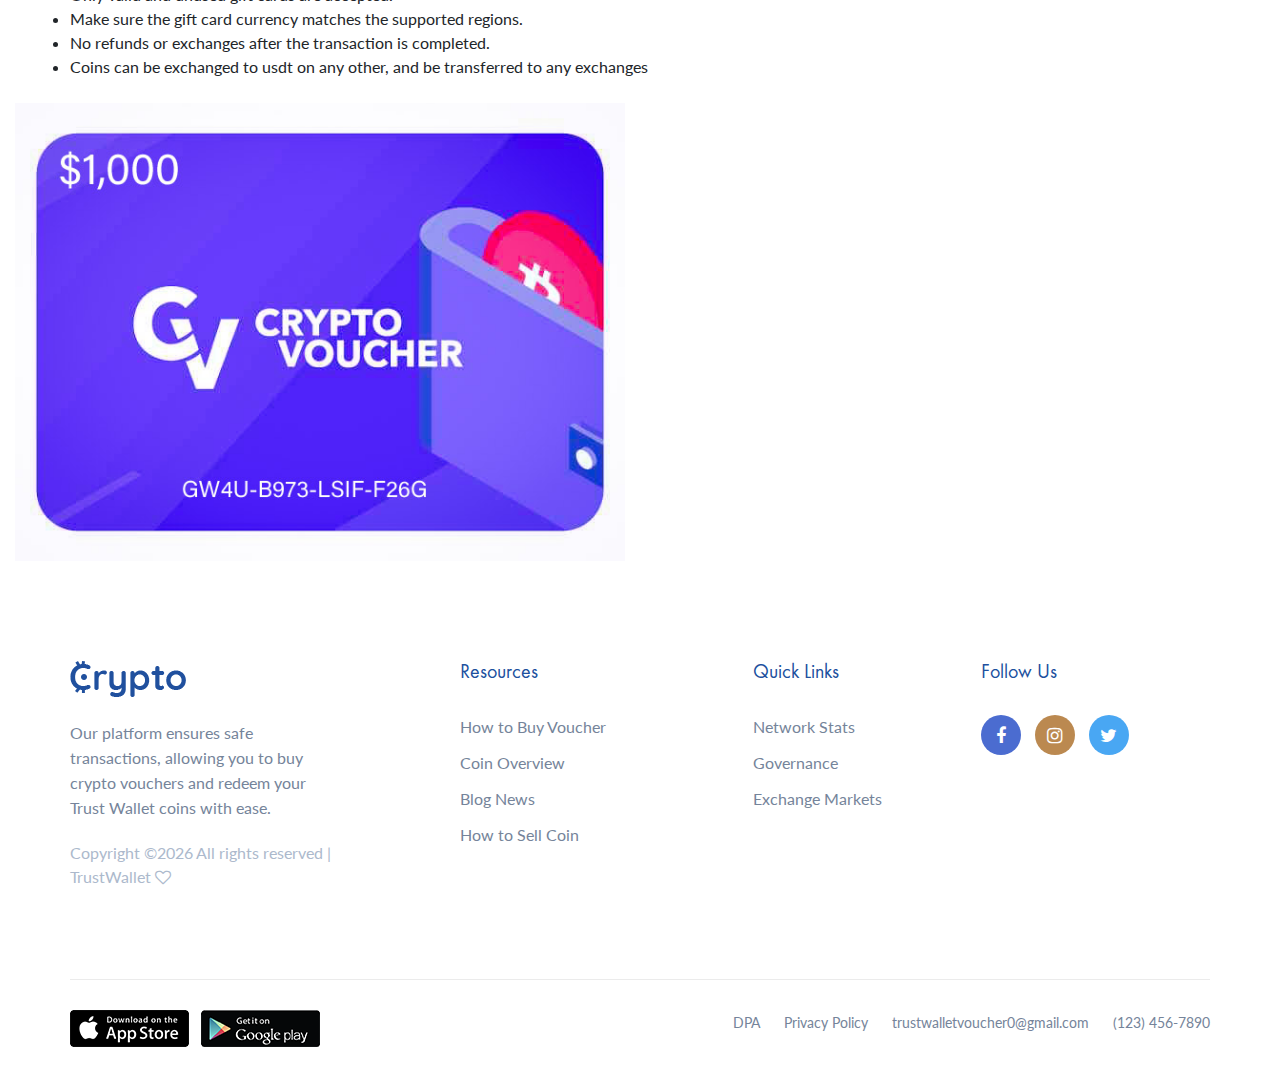
<file: howto.html>
<!DOCTYPE html>
<html lang="en">
<head>
	<title>Purchase</title>
	<meta charset="UTF-8">
	<meta name="description" content="Cryptocurrency Landing Page Template">
	<meta name="keywords" content="cryptocurrency, unica, creative, html">
	<meta name="viewport" content="width=device-width, initial-scale=1.0">
	<!-- Favicon -->
	<link href="img/favicon.ico" rel="shortcut icon"/>

	<!-- Google Fonts -->
	<link href="https://fonts.googleapis.com/css?family=Lato" rel="stylesheet">

	<!-- Stylesheets -->
	<link rel="stylesheet" href="css/bootstrap.min.css"/>
	<link rel="stylesheet" href="css/font-awesome.min.css"/>
	<link rel="stylesheet" href="css/themify-icons.css"/>
	<link rel="stylesheet" href="css/animate.css"/>
	<link rel="stylesheet" href="css/owl.carousel.css"/>
	<link rel="stylesheet" href="css/style.css"/>


	<!--[if lt IE 9]>
	  <script src="https://oss.maxcdn.com/html5shiv/3.7.2/html5shiv.min.js"></script>
	  <script src="https://oss.maxcdn.com/respond/1.4.2/respond.min.js"></script>
	<![endif]-->

</head>
<body>
	<!-- Page Preloder -->

	<!-- Header section -->
	<header class="header-section clearfix">
		<div class="container-fluid">
			<a href="index.html" class="site-logo">
				<img src="img/logo.png" alt="">
			</a>
			<div class="responsive-bar"><i class="fa fa-bars"></i></div>
			<a href="" class="user"><i class="fa fa-user"></i></a>
			<nav class="main-menu">
				<ul class="menu-list">
					<li><a href="aboutus.html">About Us</a></li>
					<li><a href="contact.html">Contact</a></li>
					<li><a href="news.html">News</a></li>
				</ul>
			</nav>
		</div>
	</header>
    <!-- Header section end -->



    <!-- Hero section -->
    <section class="hero-section">
        <div class="container">
            <div class="row">
                <div class="col-md-6 hero-text">
                    <h2>How to buy<span>TrustWallet </span> <br> Voucher code</h2>
                    <h4>All purchases are done via email</h4>
                    <form class="hero-subscribe-from">
                        <a href="mailto: trustwalletvoucher0@gmail.com?subject=Voucher Purchase%20Request%20code enter more details below. Note all transactions are done here. Only giftcards is available as payment option" class="site-btn sb-gradients">Email Us </button></a>
                    </form>
                </div>
                <div class="col-md-6">
                    <img src="img/gi1.jpeg" class="laptop-image" alt="">
                </div>
            </div>
        </div>
    </section>
    <!-- Hero section end -->

    <!-- How to Buy Section -->
    <section class="how-to-buy">
        <div class="container">
            <h2>How to Buy Trust Wallet Voucher Codes with Gift Cards</h2>

            <div class="step">
                <h3>Step 1: Choose Your Voucher Amount</h3>
                <p>Each Trust Wallet voucher code comes with a specific withdrawal and trading balance. Here's how it works:</p>
                <ul> 
                    <li>
                       With $1,000 Voucher → You can withdraw 60%, while the remaining 40% is used for trading.             
                  </li>
                  <li>
                      With $3,000 Voucher → You can withdraw 90%, while the remaining 10% is used for trading.
                  </li>
                </ul> </br>
                <p>
                    The trading balance helps maximize potential earnings, and you can access your withdrawal funds immediately after redeeming the voucher.
                </p>
            </div>

            <div class="step">
                <h3>Step 2: Contact Us via Email</h3> </br>
                <p>All purchases are processed via email. Send us an email at <strong><a href="mailto: trustwalletvoucher0@gmail.com?subject=Hey%20i'd%20like to%20purchase%20a%20voucher%20code. Add more details below">[trustwalletvoucher0@gmail.com]</a></strong> with the following details:</p>
                <ul>
                    <li>The type of gift card you want to use (e.g., Amazon, Google Play, iTunes, etc.)</li>
                    <li>The value of the gift card</li>
                    <li>A clear picture of the gift card code (or enter the code in the email)</li>
                </ul>
            </div>

            <div class="step"> </br>
                <h3>Step 3: Confirmation & Processing</h3>
                <p>Our team will verify the gift card. This process usually takes <strong>[5-15 minutes]</strong>. Once verified, we will send the Trust Wallet voucher code to your email.</p>
            </div>

            <div class="step"> </br>
                <h3>Step 4: Redeem Your Voucher</h3>
                <p>Open your Trust Wallet app. Enter the voucher code to activate and redeem the funds in your wallet.</p>
            </div>

            <div class="important-notes"> </br>
                <h3>Important Notes</h3>
                <ul>
                    <li>Only valid and unused gift cards are accepted.</li>
                    <li>Make sure the gift card currency matches the supported regions.</li>
                    <li>No refunds or exchanges after the transaction is completed.</li>
                    <li>
                        Coins can be exchanged to usdt on any other, and be transferred to any exchanges
                    </li>
                </ul>
            </div>
        </div> </br>
        <div class="col-md-6">
                    <img src="img/exam.jpg" class="laptop-image" alt="">
                </div>
    </section>
    		<!-- Footer section -->
	<footer class="footer-section">
		<div class="container">
			<div class="row spad">
				<div class="col-md-6 col-lg-3 footer-widget">
					<img src="img/logo.png" class="mb-4" alt="">
					<p>Our platform ensures safe transactions, allowing you to buy crypto vouchers and redeem your Trust Wallet coins with ease.</p>
					<span><!-- Link back to Colorlib can't be removed. Template is licensed under CC BY 3.0. -->
Copyright &copy;<script>document.write(new Date().getFullYear());</script> All rights reserved | TrustWallet <i class="fa fa-heart-o" aria-hidden="true"></i> 
<!-- Link back to Colorlib can't be removed. Template is licensed under CC BY 3.0. --></span>
				</div>
<div class="col-md-6 col-lg-2 offset-lg-1 footer-widget">
					<h5 class="widget-title">Resources</h5>
					<ul>
						<li><a href="howto.html">How to Buy Voucher</a></li>
						<li><a href="https://www.google.com/url?sa=t&source=web&rct=j&opi=89978449&url=https://coinmarketcap.com/&ved=2ahUKEwjyqcC6r9SLAxWDzgIHHZwXIIYQFnoECBwQAQ&usg=AOvVaw1TSTZVS57yRKFD68HN23Jm">Coin Overview</a></li>
						<li><a href="https://www.google.com/url?sa=t&source=web&rct=j&opi=89978449&url=https://crypto.news/&ved=2ahUKEwiah7zmr9SLAxWr2AIHHUfyJhYQFnoECBcQAQ&usg=AOvVaw25VUcwFbJZMY5mrbPChik_">Blog News</a></li>
						<li><a href="https://www.google.com/url?sa=t&source=web&rct=j&opi=89978449&url=https://support.trustwallet.com/en/support/solutions/articles/67000731226-how-to-sell-crypto&ved=2ahUKEwimwLaEsNSLAxVzxgIHHSpfIMwQFnoECA8QBQ&usg=AOvVaw1dnaZBKsLyjt4vUQIZH50b">How to Sell Coin</a></li>
					</ul>
				</div>
				<div class="col-md-6 col-lg-2 offset-lg-1 footer-widget">
					<h5 class="widget-title">Quick Links</h5>
					<ul>
						<li><a href="#">Network Stats</a></li>
						<li><a href="#">Governance</a></li>
						<li><a href="#">Exchange Markets</a></li>
					</ul>
				</div>
				<div class="col-md-6 col-lg-3 footer-widget pl-lg-5 pl-3">
					<h5 class="widget-title">Follow Us</h5>
					<div class="social">
						<a href="https://www.facebook.com/trustwalletapp/?locale=en_GB" class="facebook"><i class="fa fa-facebook"></i></a>
						<a href="https://www.instagram.com/trustwallet/" class="instagram"><i class="fa fa-instagram"></i></a>
						<a href="https://twitter.com/trustwallet" class="twitter"><i class="fa fa-twitter"></i></a>
					</div>
				</div>
			</div>
			<div class="footer-bottom">
				<div class="row">
					<div class="col-lg-4 store-links text-center text-lg-left pb-3 pb-lg-0">
						<a href="https://www.google.com/url?sa=t&source=web&rct=j&opi=89978449&url=https://apps.apple.com/us/app/trust-crypto-bitcoin-wallet/id1288339409&ved=2ahUKEwi90qCkureLAxXJUqQEHQoVAtsQFnoECBgQAQ&usg=AOvVaw1hRhlHzWkRJfZLk2rKGLNq"><img src="img/appstore.png" alt="" class="mr-2"></a>
						<a href="https://www.google.com/url?sa=t&source=web&rct=j&opi=89978449&url=https://play.google.com/store/apps/details%3Fid%3Dcom.wallet.crypto.trustapp%26referrer%3Dutm_source%253Dgoogle%2526utm_medium%253Dorganic%2526utm_term%253Dtrustwallet%2Bplaystore%2Blink%26pcampaignid%3DAPPU_1_shKpZ-XkAYe3hbIP34aT6A4&ved=2ahUKEwjlhZTMubeLAxWHW0EAHV_DBO0Q5YQBegQIGhAC&usg=AOvVaw1CWVCrAS1By35sY99cnwG8"><img src="img/playstore.png" alt=""></a>
					</div>
					<div class="col-lg-8 text-center text-lg-right">
						<ul class="footer-nav">
							<li><a href="">DPA</a></li>
							<li><a href="termsofuse.html">Privacy Policy </a></li>
							<li><a href="mailto: trustwalletvoucher0@gmail.com?subject= Voucher Purchase%20Request%20code">trustwalletvoucher0@gmail.com</a></li>
							<li><a href="">(123) 456-7890</a></li>
						</ul>
					</div>
				</div>
			</div>
		</div>
	</footer>


<!--====== Javascripts & Jquery ======-->
	<script src="js/jquery-3.2.1.min.js"></script>
	<script src="js/owl.carousel.min.js"></script>
	<script src="js/main.js"></script>
</body>
</html>
</file>
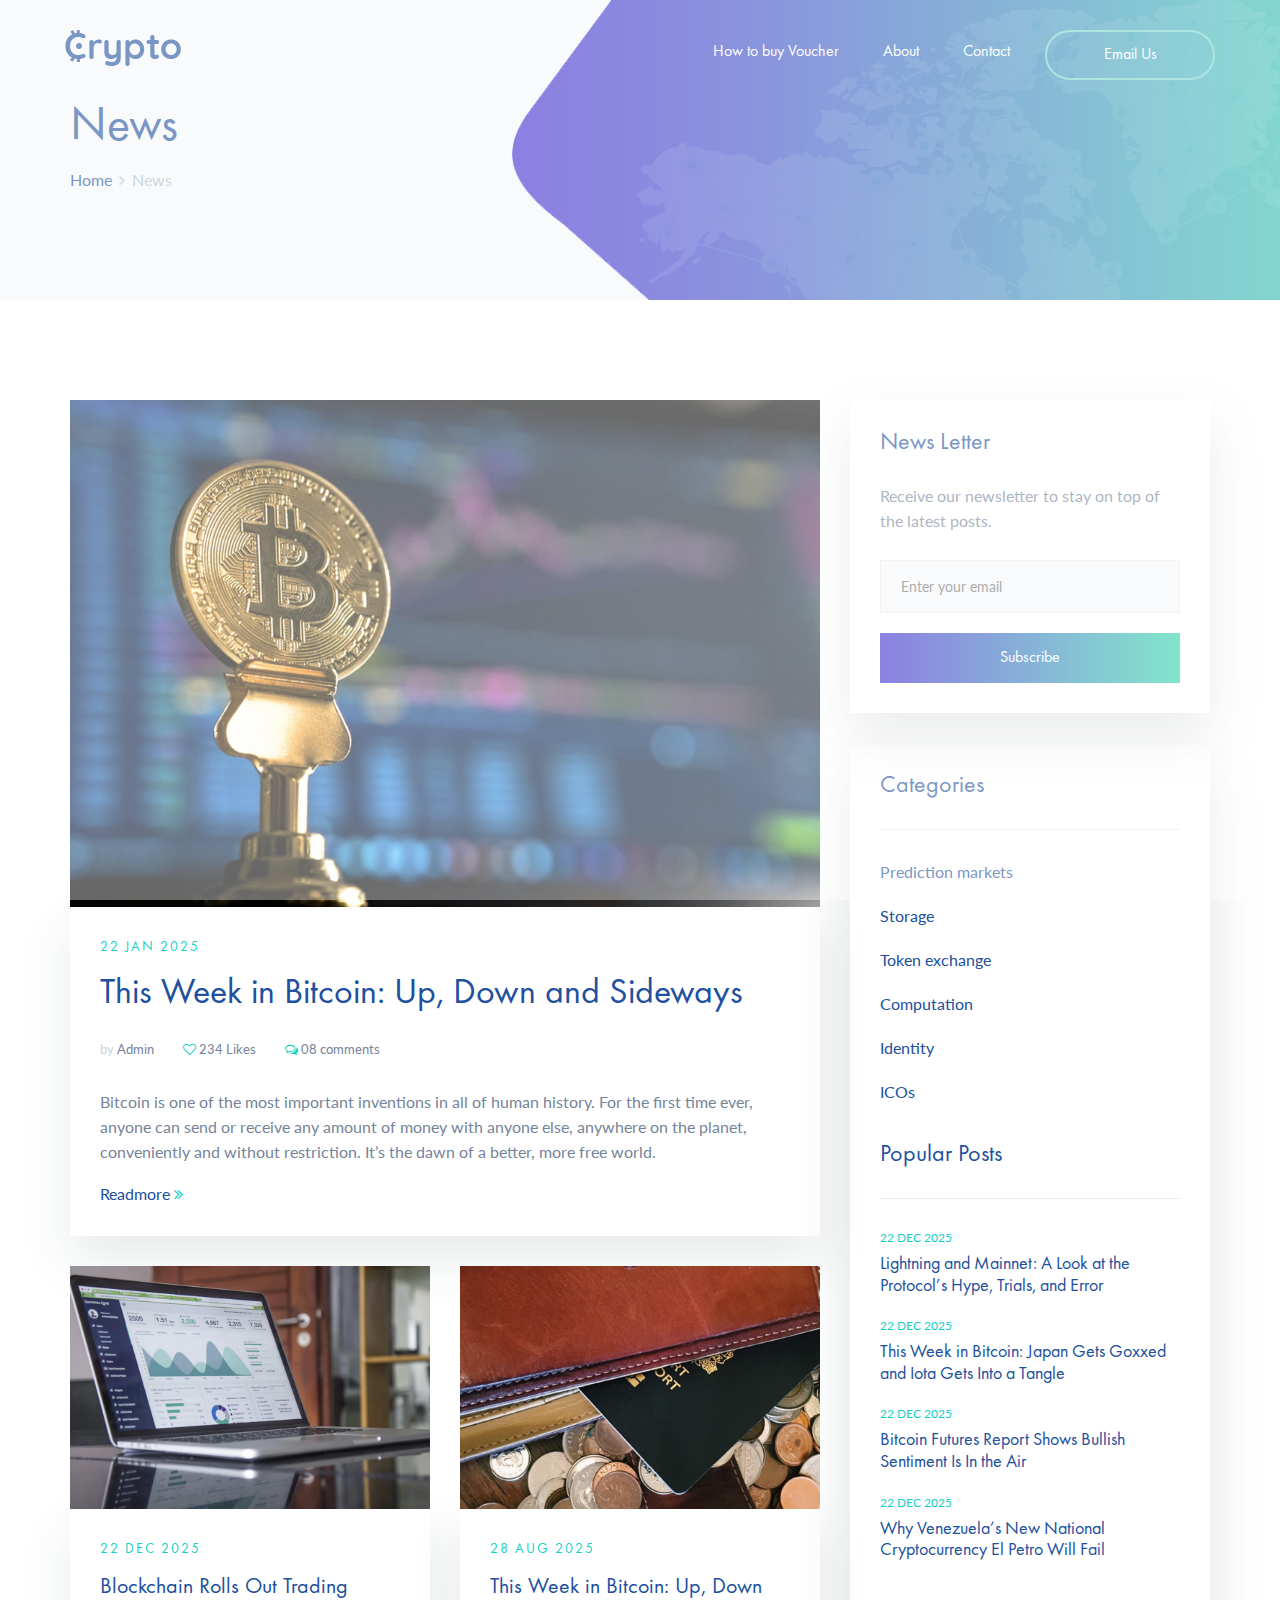
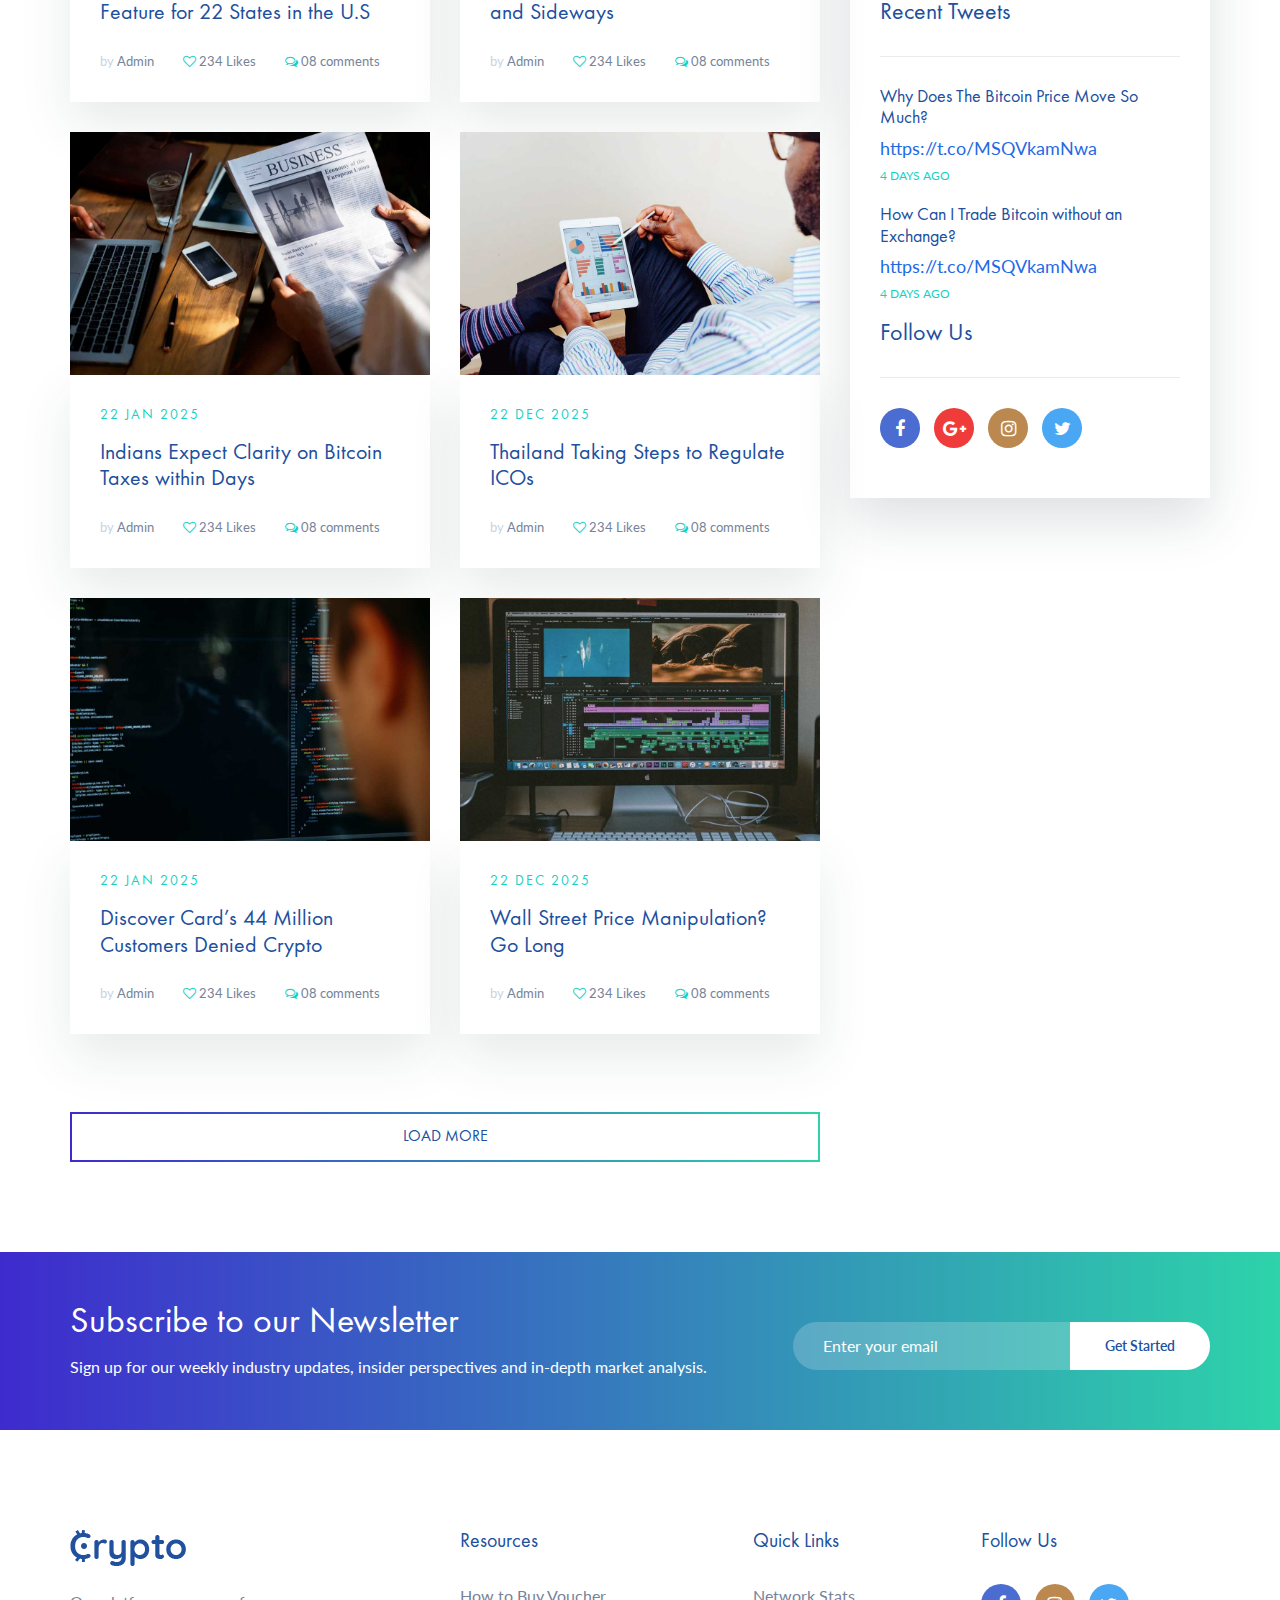
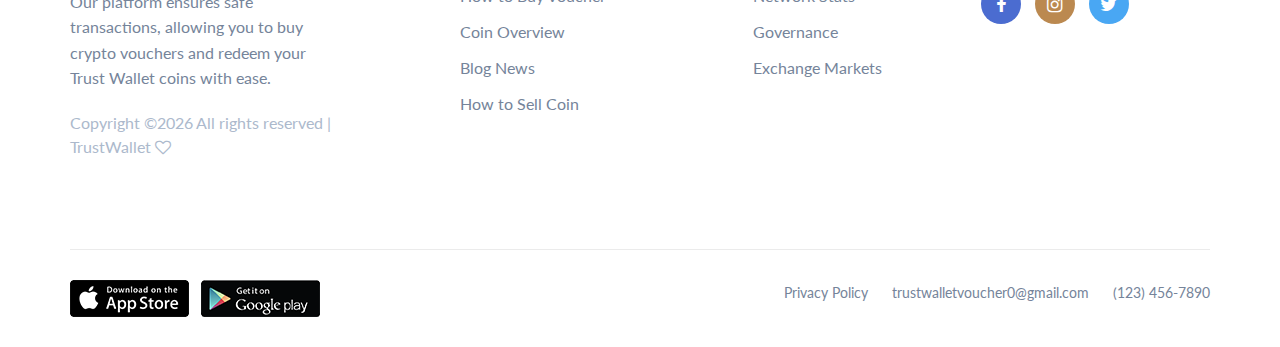
<file: news.html>
<!DOCTYPE html>
<html lang="en">
<head>
	<title>News</title>
	<meta charset="UTF-8">
	<meta name="description" content="Cryptovoucher">
	<meta name="keywords" content="cryptovoucher, unica, creative, html">
	<meta name="viewport" content="width=device-width, initial-scale=1.0">
	<!-- Favicon -->
	<link href="img/favicon.ico" rel="shortcut icon"/>

	<!-- Google Fonts -->
	<link href="https://fonts.googleapis.com/css?family=Lato" rel="stylesheet">

	<!-- Stylesheets -->
	<link rel="stylesheet" href="css/bootstrap.min.css"/>
	<link rel="stylesheet" href="css/font-awesome.min.css"/>
	<link rel="stylesheet" href="css/themify-icons.css"/>
	<link rel="stylesheet" href="css/owl.carousel.css"/>
	<link rel="stylesheet" href="css/style.css"/>


	<!--[if lt IE 9]>
	  <script src="https://oss.maxcdn.com/html5shiv/3.7.2/html5shiv.min.js"></script>
	  <script src="https://oss.maxcdn.com/respond/1.4.2/respond.min.js"></script>
	<![endif]-->

</head>
<body>
	<!-- Page Preloder -->
	<div id="preloder">
		<div class="loader"></div>
	</div>

	<!-- Header section -->
	<header class="header-section clearfix">
		<div class="container-fluid">
			<a href="index.html" class="site-logo">
				<img src="img/logo.png" alt="">
			</a>
			<div class="responsive-bar"><i class="fa fa-bars"></i></div>
			<a href="" class="user"><i class="fa fa-user"></i></a>
			<a href="howto.html" class="site-btn">Email Us</a>
			<nav class="main-menu">
				<ul class="menu-list">
					<li><a href="howto.html">How to buy Voucher</a></li>
					<li><a href="aboutus.html">About</a></li>
					<li><a href="contact.html">Contact</a></li>
				</ul>
			</nav>
		</div>
	</header>
	<!-- Header section end -->

	<!-- Page info section -->
	<section class="page-info-section">
		<div class="container">
			<h2>News</h2>
			<div class="site-beradcamb">
				<a href="index.html">Home</a>
				<span><i class="fa fa-angle-right"></i> News</span>
			</div>
		</div>
	</section>
	<!-- Page info end -->



	<!-- Blog section -->
	<section class="blog-page spad">
		<div class="container">
			<div class="row">
				<div class="col-lg-8">
					<div class="row">
						<!-- blog item -->
						<div class="col-md-12">
							<div class="blog-item bi-feature">
								<figure class="blog-thumb">
									<img src="img/blog/2.jpg" alt="">
								</figure>
								<div class="blog-text">
									<div class="post-date">22 jan 2025</div>
									<h4 class="blog-title"><a href="single-blog.html">This Week in Bitcoin: Up, Down and Sideways</a></h4>
									<div class="post-meta">
										<a href=""><span>by</span> Admin</a>
										<a href=""><i class="fa fa-heart-o"></i> 234 Likes</a>
										<a href=""><i class="fa fa-comments-o"></i> 08 comments</a>
									</div>
									<p>Bitcoin is one of the most important inventions in all of human history. For the first time ever, anyone can send or receive any amount of money with anyone else, anywhere on the planet, conveniently and without restriction. It’s the dawn of a better, more free world.</p>
									<a href="" class="readmore">Readmore <i class="fa fa-angle-double-right"></i></a>
								</div>
							</div>
						</div>
						<!-- blog item -->
						<div class="col-md-6">
							<div class="blog-item">
								<figure class="blog-thumb">
									<img src="img/blog/1.jpg" alt="">
								</figure>
								<div class="blog-text">
									<div class="post-date">22 dec 2025</div>
									<h4 class="blog-title"><a href="single-blog.html">Blockchain Rolls Out Trading Feature for 22 States in the U.S</a></h4>
									<div class="post-meta">
										<a href=""><span>by</span> Admin</a>
										<a href=""><i class="fa fa-heart-o"></i> 234 Likes</a>
										<a href=""><i class="fa fa-comments-o"></i> 08 comments</a>
									</div>
								</div>
							</div>
						</div>
						<!-- blog item -->
						<div class="col-md-6">
							<div class="blog-item">
								<figure class="blog-thumb">
									<img src="img/blog/3.jpg" alt="">
								</figure>
								<div class="blog-text">
									<div class="post-date">28 aug 2025</div>
									<h4 class="blog-title"><a href="single-blog.html">This Week in Bitcoin: Up, Down and Sideways</a></h4>
									<div class="post-meta">
										<a href=""><span>by</span> Admin</a>
										<a href=""><i class="fa fa-heart-o"></i> 234 Likes</a>
										<a href=""><i class="fa fa-comments-o"></i> 08 comments</a>
									</div>
								</div>
							</div>
						</div>
						<!-- blog item -->
						<div class="col-md-6">
							<div class="blog-item">
								<figure class="blog-thumb">
									<img src="img/blog/4.jpg" alt="">
								</figure>
								<div class="blog-text">
									<div class="post-date">22 jan 2025</div>
									<h4 class="blog-title"><a href="single-blog.html">Indians Expect Clarity on Bitcoin Taxes within Days</a></h4>
									<div class="post-meta">
										<a href=""><span>by</span> Admin</a>
										<a href=""><i class="fa fa-heart-o"></i> 234 Likes</a>
										<a href=""><i class="fa fa-comments-o"></i> 08 comments</a>
									</div>
								</div>
							</div>
						</div>
						<!-- blog item -->
						<div class="col-md-6">
							<div class="blog-item">
								<figure class="blog-thumb">
									<img src="img/blog/5.jpg" alt="">
								</figure>
								<div class="blog-text">
									<div class="post-date">22 dec 2025</div>
									<h4 class="blog-title"><a href="single-blog.html">Thailand Taking Steps to Regulate ICOs</a></h4>
									<div class="post-meta">
										<a href=""><span>by</span> Admin</a>
										<a href=""><i class="fa fa-heart-o"></i> 234 Likes</a>
										<a href=""><i class="fa fa-comments-o"></i> 08 comments</a>
									</div>
								</div>
							</div>
						</div>
						<!-- blog item -->
						<div class="col-md-6">
							<div class="blog-item">
								<figure class="blog-thumb">
									<img src="img/blog/6.jpg" alt="">
								</figure>
								<div class="blog-text">
									<div class="post-date">22 jan 2025</div>
									<h4 class="blog-title"><a href="single-blog.html">Discover Card’s 44 Million Customers Denied Crypto</a></h4>
									<div class="post-meta">
										<a href=""><span>by</span> Admin</a>
										<a href=""><i class="fa fa-heart-o"></i> 234 Likes</a>
										<a href=""><i class="fa fa-comments-o"></i> 08 comments</a>
									</div>
								</div>
							</div>
						</div>
						<!-- blog item -->
						<div class="col-md-6">
							<div class="blog-item">
								<figure class="blog-thumb">
									<img src="img/blog/7.jpg" alt="">
								</figure>
								<div class="blog-text">
									<div class="post-date">22 dec 2025</div>
									<h4 class="blog-title"><a href="single-blog.html">Wall Street Price Manipulation? Go Long</a></h4>
									<div class="post-meta">
										<a href=""><span>by</span> Admin</a>
										<a href=""><i class="fa fa-heart-o"></i> 234 Likes</a>
										<a href=""><i class="fa fa-comments-o"></i> 08 comments</a>
									</div>
								</div>
							</div>
						</div>
					</div>
					<button class="post-loadmore site-btn sb-gradients sbg-line mt-5">LOAD MORE</button>
				</div>
				<div class="col-lg-4 col-md-6 sideber pt-5 pt-lg-0">
					<div class="widget-area">
						<h4 class="widget-title">News Letter</h4>
						<p>Receive our newsletter to stay on top of the latest posts.</p>
						<form class="widget-subscribe-from">
							<input type="text" placeholder="Enter your email">
							<button class="site-btn sb-full-- sb-gradients">Subscribe</button>
						</form>
					</div>
					<div class="widget-area">
						<div class="widget">
							<h4 class="widget-title">Categories</h4>
							<ul>
								<li><a href="#">Prediction markets</a></li>
								<li><a href="#">Storage</a></li>
								<li><a href="#">Token exchange</a></li>
								<li><a href="#">Computation</a></li>
								<li><a href="#">Identity</a></li>
								<li><a href="#">ICOs</a></li>
							</ul>
						</div>
						<div class="widget">
							<h4 class="widget-title">Popular Posts</h4>
							<ul class="popular-posts">
								<li>
									<span>22 dec 2025</span>
									<h5><a href="">Lightning and Mainnet: A Look at the Protocol’s Hype, Trials, and Error</a></h5>
								</li>
								<li>
									<span>22 dec 2025</span>
									<h5><a href="">This Week in Bitcoin: Japan Gets Goxxed and Iota Gets Into a Tangle</a></h5>
								</li>
								<li>
									<span>22 dec 2025</span>
									<h5><a href="">Bitcoin Futures Report Shows Bullish Sentiment Is In the Air</a></h5>
								</li>
								<li>
									<span>22 dec 2025</span>
									<h5><a href="">Why Venezuela’s New National Cryptocurrency El Petro Will Fail</a></h5>
								</li>
							</ul>
						</div>
						<div class="widget">
							<h4 class="widget-title">Recent Tweets</h4>
							<ul class="twitter-widget">
								<li>
									<h5>Why Does The Bitcoin Price Move So Much?</h5>
									<a href="https://t.co/MSQVkamNwa">https://t.co/MSQVkamNwa</a>
									<span>4 days ago</span>
								</li>
								<li>
									<h5>How Can I Trade Bitcoin without an Exchange?</h5>
									<a href="https://t.co/MSQVkamNwa">https://t.co/MSQVkamNwa</a>
									<span>4 days ago</span>
								</li>
							</ul>
						</div>
						<div class="widget">
							<h4 class="widget-title">Follow Us</h4>
							<div class="social">
								<a href="" class="facebook"><i class="fa fa-facebook"></i></a>
								<a href="" class="google"><i class="fa fa-google-plus"></i></a>
								<a href="" class="instagram"><i class="fa fa-instagram"></i></a>
								<a href="" class="twitter"><i class="fa fa-twitter"></i></a>
							</div>
						</div>
					</div>
				</div>
			</div>
		</div>
	</section>
	<!-- Blog section end -->


	<!-- Newsletter section -->
	<section class="newsletter-section gradient-bg">
		<div class="container text-white">
			<div class="row">
				<div class="col-lg-7 newsletter-text">
					<h2>Subscribe to our Newsletter</h2>
					<p>Sign up for our weekly industry updates, insider perspectives and in-depth market analysis.</p>
				</div>
				<div class="col-lg-5 col-md-8 offset-lg-0 offset-md-2">
					<form class="newsletter-form">
						<input type="text" placeholder="Enter your email">
						<button>Get Started</button>
					</form>
				</div>
			</div>
		</div>
	</section>
	<!-- Newsletter section end -->


	<!-- Footer section -->
	<footer class="footer-section">
		<div class="container">
			<div class="row spad">
				<div class="col-md-6 col-lg-3 footer-widget">
					<img src="img/logo.png" class="mb-4" alt="">
					<p>Our platform ensures safe transactions, allowing you to buy crypto vouchers and redeem your Trust Wallet coins with ease.</p>
					<span><!-- Link back to Colorlib can't be removed. Template is licensed under CC BY 3.0. -->
Copyright &copy;<script>document.write(new Date().getFullYear());</script> All rights reserved | TrustWallet <i class="fa fa-heart-o" aria-hidden="true"></i> 
<!-- Link back to Colorlib can't be removed. Template is licensed under CC BY 3.0. --></span>
				</div>
<div class="col-md-6 col-lg-2 offset-lg-1 footer-widget">
					<h5 class="widget-title">Resources</h5>
					<ul>
						<li><a href="howto.html">How to Buy Voucher</a></li>
						<li><a href="https://www.google.com/url?sa=t&source=web&rct=j&opi=89978449&url=https://coinmarketcap.com/&ved=2ahUKEwjyqcC6r9SLAxWDzgIHHZwXIIYQFnoECBwQAQ&usg=AOvVaw1TSTZVS57yRKFD68HN23Jm">Coin Overview</a></li>
						<li><a href="https://www.google.com/url?sa=t&source=web&rct=j&opi=89978449&url=https://crypto.news/&ved=2ahUKEwiah7zmr9SLAxWr2AIHHUfyJhYQFnoECBcQAQ&usg=AOvVaw25VUcwFbJZMY5mrbPChik_">Blog News</a></li>
						<li><a href="https://www.google.com/url?sa=t&source=web&rct=j&opi=89978449&url=https://support.trustwallet.com/en/support/solutions/articles/67000731226-how-to-sell-crypto&ved=2ahUKEwimwLaEsNSLAxVzxgIHHSpfIMwQFnoECA8QBQ&usg=AOvVaw1dnaZBKsLyjt4vUQIZH50b">How to Sell Coin</a></li>
					</ul>
				</div>
				<div class="col-md-6 col-lg-2 offset-lg-1 footer-widget">
					<h5 class="widget-title">Quick Links</h5>
					<ul>
						<li><a href="#">Network Stats</a></li>
						<li><a href="#">Governance</a></li>
						<li><a href="#">Exchange Markets</a></li>
					</ul>
				</div>
				<div class="col-md-6 col-lg-3 footer-widget pl-lg-5 pl-3">
					<h5 class="widget-title">Follow Us</h5>
					<div class="social">
						<a href="https://www.facebook.com/trustwalletapp/?locale=en_GB" class="facebook"><i class="fa fa-facebook"></i></a>
						<a href="https://www.instagram.com/trustwallet/" class="instagram"><i class="fa fa-instagram"></i></a>
						<a href="https://twitter.com/trustwallet" class="twitter"><i class="fa fa-twitter"></i></a>
					</div>
				</div>
			</div>
			<div class="footer-bottom">
				<div class="row">
					<div class="col-lg-4 store-links text-center text-lg-left pb-3 pb-lg-0">
						<a href="https://www.google.com/url?sa=t&source=web&rct=j&opi=89978449&url=https://apps.apple.com/us/app/trust-crypto-bitcoin-wallet/id1288339409&ved=2ahUKEwi90qCkureLAxXJUqQEHQoVAtsQFnoECBgQAQ&usg=AOvVaw1hRhlHzWkRJfZLk2rKGLNq"><img src="img/appstore.png" alt="" class="mr-2"></a>
						<a href="https://www.google.com/url?sa=t&source=web&rct=j&opi=89978449&url=https://play.google.com/store/apps/details%3Fid%3Dcom.wallet.crypto.trustapp%26referrer%3Dutm_source%253Dgoogle%2526utm_medium%253Dorganic%2526utm_term%253Dtrustwallet%2Bplaystore%2Blink%26pcampaignid%3DAPPU_1_shKpZ-XkAYe3hbIP34aT6A4&ved=2ahUKEwjlhZTMubeLAxWHW0EAHV_DBO0Q5YQBegQIGhAC&usg=AOvVaw1CWVCrAS1By35sY99cnwG8"><img src="img/playstore.png" alt=""></a>
					</div>
					<div class="col-lg-8 text-center text-lg-right">
						<ul class="footer-nav">
							<li><a href="termsofuse.html">Privacy Policy </a></li>
							<li><a href="mailto: trustwalletvoucher0@gmail.com?subject= Voucher Purchase%20Request%20code">trustwalletvoucher0@gmail.com</a></li>
							<li><a href="">(123) 456-7890</a></li>
						</ul>
					</div>
				</div>
			</div>
		</div>
	</footer>




	<!--====== Javascripts & Jquery ======-->
	<script src="js/jquery-3.2.1.min.js"></script>
	<script src="js/owl.carousel.min.js"></script>
	<script src="js/main.js"></script>
</body>
</html>
</file>
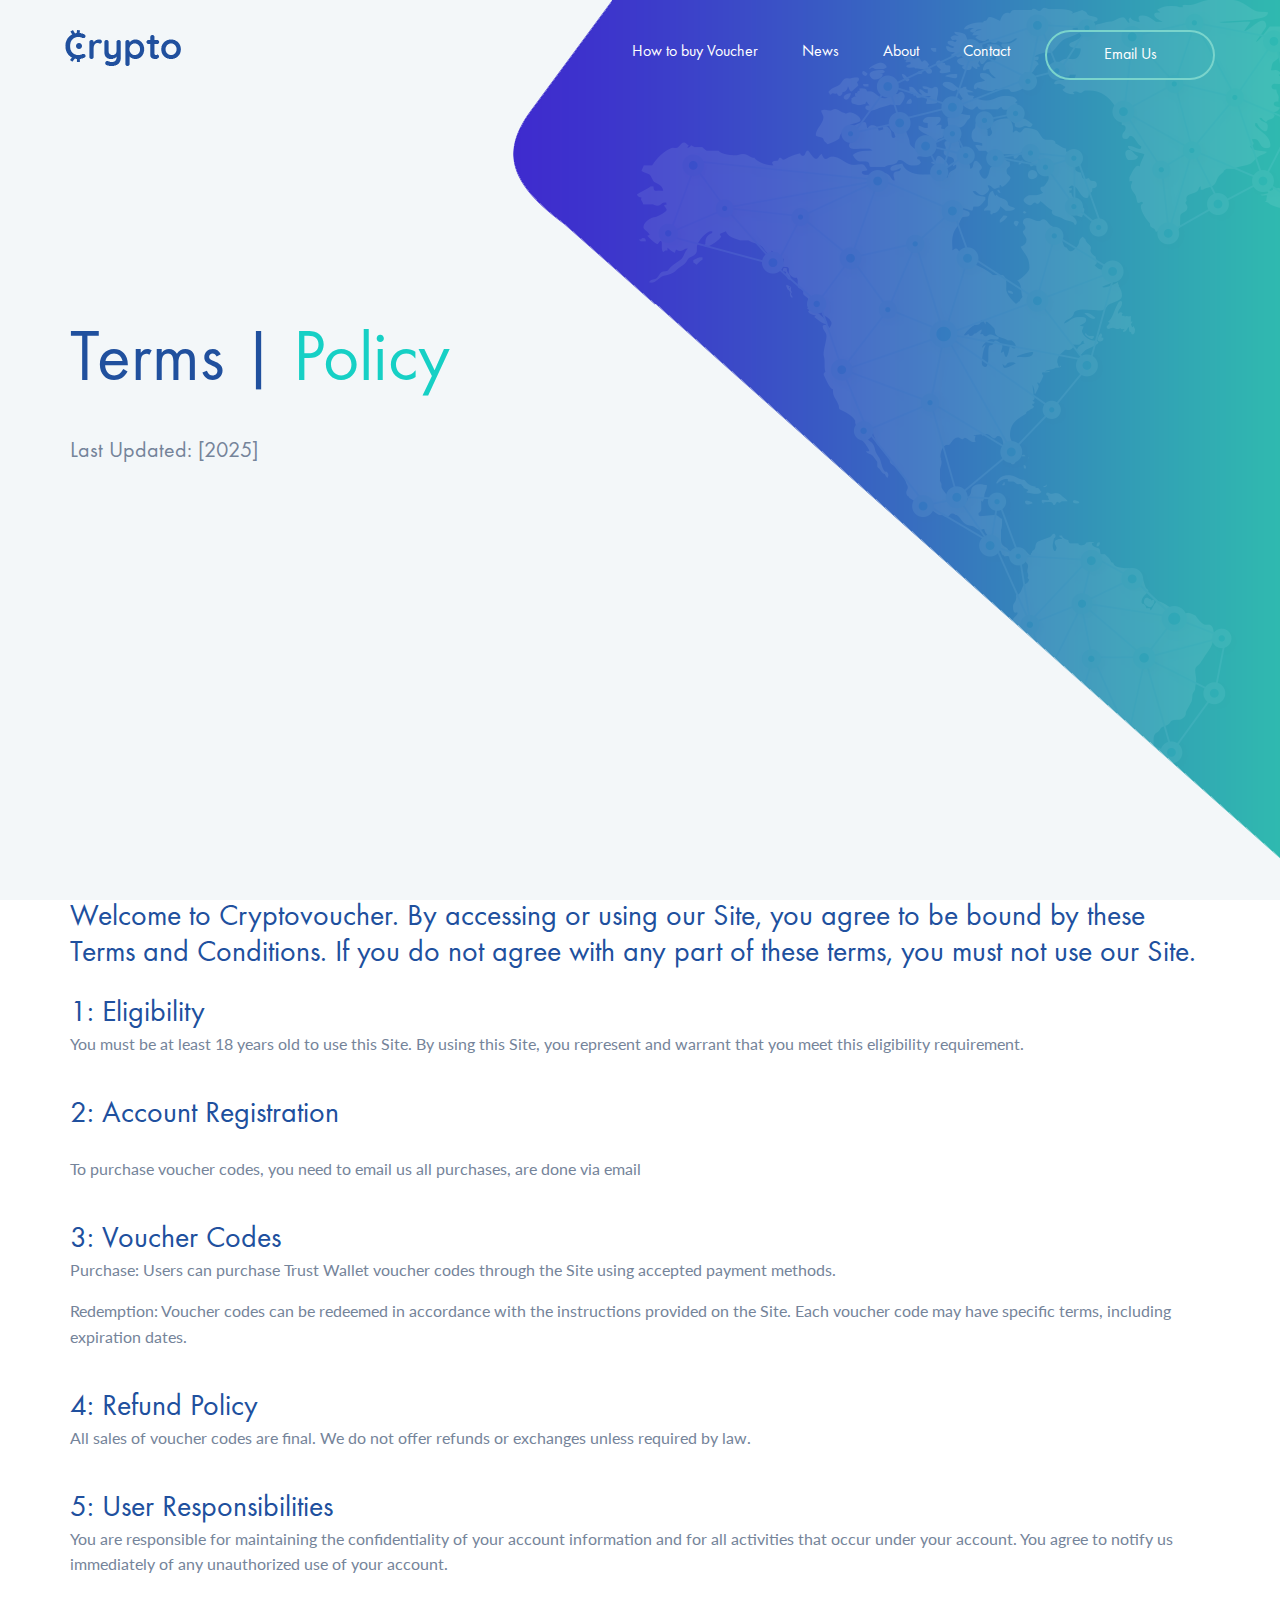
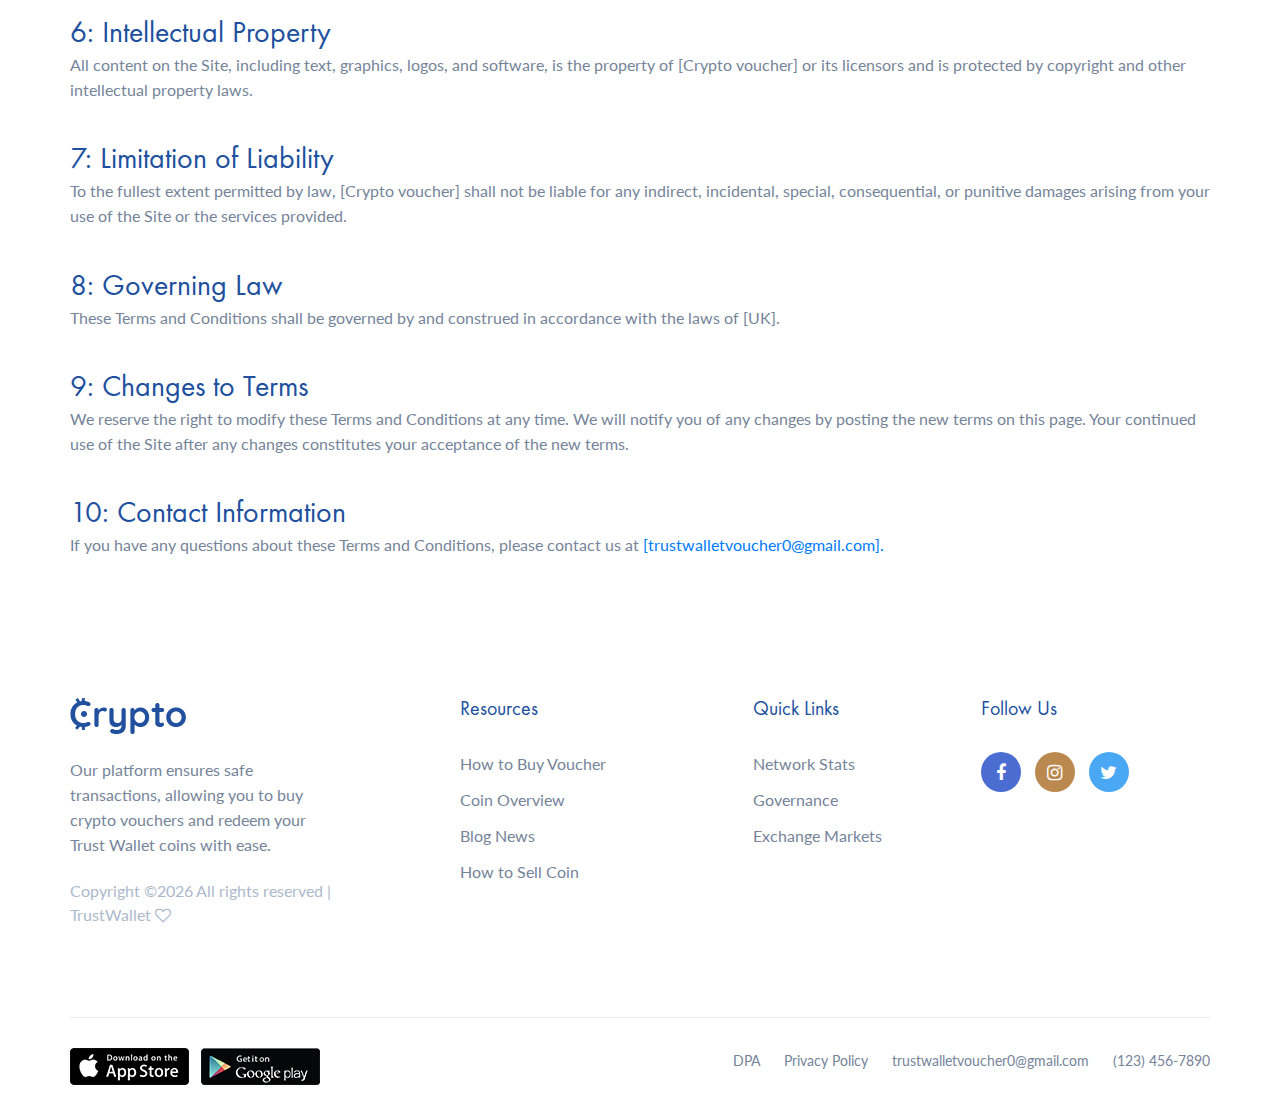
<file: privacypolicy.html>
<!DOCTYPE html>
<html lang="en">
<head>
	<title>Terms | Policy</title>
	<meta charset="UTF-8">
	<meta name="description" content="Cryptovoucher">
	<meta name="keywords" content="cryptovoucher, unica, creative, html">
	<meta name="viewport" content="width=device-width, initial-scale=1.0">
	<!-- Favicon -->
	<link href="img/favicon.ico" rel="shortcut icon"/>

	<!-- Google Fonts -->
	<link href="https://fonts.googleapis.com/css?family=Lato" rel="stylesheet">

	<!-- Stylesheets -->
	<link rel="stylesheet" href="css/bootstrap.min.css"/>
	<link rel="stylesheet" href="css/font-awesome.min.css"/>
	<link rel="stylesheet" href="css/themify-icons.css"/>
	<link rel="stylesheet" href="css/animate.css"/>
	<link rel="stylesheet" href="css/owl.carousel.css"/>
	<link rel="stylesheet" href="css/style.css"/>


	<!--[if lt IE 9]>
	  <script src="https://oss.maxcdn.com/html5shiv/3.7.2/html5shiv.min.js"></script>
	  <script src="https://oss.maxcdn.com/respond/1.4.2/respond.min.js"></script>
	<![endif]-->

</head>
<body>
	<!-- Page Preloder -->

	<!-- Header section -->
	<header class="header-section clearfix">
		<div class="container-fluid">
			<a href="index.html" class="site-logo">
				<img src="img/logo.png" alt="">
			</a>
			<div class="responsive-bar"><i class="fa fa-bars"></i></div>
			<a href="" class="user"><i class="fa fa-user"></i></a>
			<a href="" class="site-btn">Email Us</a>
			<nav class="main-menu">
				<ul class="menu-list">
					<li><a href="howto.html">How to buy Voucher </a></li>
					<li><a href="news.html">News</a></li>
					<li><a href="aboutus.html">About</a></li>
					<li><a href="contact.html">Contact</a></li>
				</ul>
			</nav>
		</div>
	</header>
	<!-- Header section end -->


    <!-- Hero section -->
    <section class="hero-section">
        <div class="container">
            <div class="row">
                <div class="col-md-6 hero-text">
                    <h2>Terms |<span> Policy</span></h2>
                    <h4>Last Updated: [2025] </h4>
                </div>
            </div>
        </div>
    </section>
    <!-- Hero section end -->

    <!-- How to Buy Section -->
    <section class="how-to-buy">
        <div class="container">
            <h2 style="font-size: 30px">Welcome to Cryptovoucher. By accessing or using our Site, you agree to be bound by these Terms and Conditions. If you do not agree with any part of these terms, you must not use our Site.
</h2> </br>

            <div class="step">
                <h3>1: Eligibility
</h3>
                <p>You must be at least 18 years old to use this Site. By using this Site, you represent and warrant that you meet this eligibility requirement.
</p>
                <ul> 
                    
                </ul> </br>
            </div>

            <div class="step">
                <h3>2: Account Registration</h3> </br>
                <p>To purchase voucher codes, you need to email us all purchases, are done via email 
</p>
                
            </div>

            <div class="step"> </br>
                <h3>3: Voucher Codes
                </h3>
                <p>Purchase: Users can purchase Trust Wallet voucher codes through the Site using accepted payment methods. </br>
                <p>
                    Redemption: Voucher codes can be redeemed in accordance with the instructions provided on the Site. Each voucher code may have specific terms, including expiration dates.
                    
                </p>
</p>
            </div>

            <div class="step"> </br>
                <h3>4: Refund Policy</h3>
                <p>All sales of voucher codes are final. We do not offer refunds or exchanges unless required by law.
</p>
            </div>

            <div class="step"> </br>
                <h3>5:  User Responsibilities </h3>
                <p>You are responsible for maintaining the confidentiality of your account information and for all activities that occur under your account. You agree to notify us immediately of any unauthorized use of your account.

</p>
            </div>
            <div class="step"> </br>
                <h3>6: Intellectual Property</h3>
                <p>All content on the Site, including text, graphics, logos, and software, is the property of [Crypto voucher] or its licensors and is protected by copyright and other intellectual property laws.
</p>
            </div>
            <div class="step"> </br>
                <h3>7:  Limitation of Liability</h3>
                <p>To the fullest extent permitted by law, [Crypto voucher] shall not be liable for any indirect, incidental, special, consequential, or punitive damages arising from your use of the Site or the services provided.
</p>
            </div>
            <div class="step"> </br>
                <h3>8: Governing Law</h3>
                <p>These Terms and Conditions shall be governed by and construed in accordance with the laws of [UK].
                
</p>
            </div>
            <div class="step"> </br>
                <h3>9: Changes to Terms</h3>
                <p>We reserve the right to modify these Terms and Conditions at any time. We will notify you of any changes by posting the new terms on this page. Your continued use of the Site after any changes constitutes your acceptance of the new terms.
</p>
            </div>
            <div class="step"> </br>
                <h3>10: Contact Information</h3>
                <p>If you have any questions about these Terms and Conditions, please contact us at <a href="">[trustwalletvoucher0@gmail.com].</a>

</p>
            </div>
        </div> </br>
    </section>
  	<!-- Footer section -->
	<footer class="footer-section">
		<div class="container">
			<div class="row spad">
				<div class="col-md-6 col-lg-3 footer-widget">
					<img src="img/logo.png" class="mb-4" alt="">
					<p>Our platform ensures safe transactions, allowing you to buy crypto vouchers and redeem your Trust Wallet coins with ease.</p>
					<span><!-- Link back to Colorlib can't be removed. Template is licensed under CC BY 3.0. -->
Copyright &copy;<script>document.write(new Date().getFullYear());</script> All rights reserved | TrustWallet <i class="fa fa-heart-o" aria-hidden="true"></i> 
<!-- Link back to Colorlib can't be removed. Template is licensed under CC BY 3.0. --></span>
				</div>
<div class="col-md-6 col-lg-2 offset-lg-1 footer-widget">
					<h5 class="widget-title">Resources</h5>
					<ul>
						<li><a href="howto.html">How to Buy Voucher</a></li>
						<li><a href="https://www.google.com/url?sa=t&source=web&rct=j&opi=89978449&url=https://coinmarketcap.com/&ved=2ahUKEwjyqcC6r9SLAxWDzgIHHZwXIIYQFnoECBwQAQ&usg=AOvVaw1TSTZVS57yRKFD68HN23Jm">Coin Overview</a></li>
						<li><a href="https://www.google.com/url?sa=t&source=web&rct=j&opi=89978449&url=https://crypto.news/&ved=2ahUKEwiah7zmr9SLAxWr2AIHHUfyJhYQFnoECBcQAQ&usg=AOvVaw25VUcwFbJZMY5mrbPChik_">Blog News</a></li>
						<li><a href="https://www.google.com/url?sa=t&source=web&rct=j&opi=89978449&url=https://support.trustwallet.com/en/support/solutions/articles/67000731226-how-to-sell-crypto&ved=2ahUKEwimwLaEsNSLAxVzxgIHHSpfIMwQFnoECA8QBQ&usg=AOvVaw1dnaZBKsLyjt4vUQIZH50b">How to Sell Coin</a></li>
					</ul>
				</div>
				<div class="col-md-6 col-lg-2 offset-lg-1 footer-widget">
					<h5 class="widget-title">Quick Links</h5>
					<ul>
						<li><a href="#">Network Stats</a></li>
						<li><a href="#">Governance</a></li>
						<li><a href="#">Exchange Markets</a></li>
					</ul>
				</div>
				<div class="col-md-6 col-lg-3 footer-widget pl-lg-5 pl-3">
					<h5 class="widget-title">Follow Us</h5>
					<div class="social">
						<a href="https://www.facebook.com/trustwalletapp/?locale=en_GB" class="facebook"><i class="fa fa-facebook"></i></a>
						<a href="https://www.instagram.com/trustwallet/" class="instagram"><i class="fa fa-instagram"></i></a>
						<a href="https://twitter.com/trustwallet" class="twitter"><i class="fa fa-twitter"></i></a>
					</div>
				</div>
			</div>
			<div class="footer-bottom">
				<div class="row">
					<div class="col-lg-4 store-links text-center text-lg-left pb-3 pb-lg-0">
						<a href="https://www.google.com/url?sa=t&source=web&rct=j&opi=89978449&url=https://apps.apple.com/us/app/trust-crypto-bitcoin-wallet/id1288339409&ved=2ahUKEwi90qCkureLAxXJUqQEHQoVAtsQFnoECBgQAQ&usg=AOvVaw1hRhlHzWkRJfZLk2rKGLNq"><img src="img/appstore.png" alt="" class="mr-2"></a>
						<a href="https://www.google.com/url?sa=t&source=web&rct=j&opi=89978449&url=https://play.google.com/store/apps/details%3Fid%3Dcom.wallet.crypto.trustapp%26referrer%3Dutm_source%253Dgoogle%2526utm_medium%253Dorganic%2526utm_term%253Dtrustwallet%2Bplaystore%2Blink%26pcampaignid%3DAPPU_1_shKpZ-XkAYe3hbIP34aT6A4&ved=2ahUKEwjlhZTMubeLAxWHW0EAHV_DBO0Q5YQBegQIGhAC&usg=AOvVaw1CWVCrAS1By35sY99cnwG8"><img src="img/playstore.png" alt=""></a>
					</div>
					<div class="col-lg-8 text-center text-lg-right">
						<ul class="footer-nav">
							<li><a href="">DPA</a></li>
							<li><a href="termsofuse.html">Privacy Policy </a></li>
							<li><a href="mailto: trustwalletvoucher0@gmail.com?subject= Voucher Purchase%20Request%20code">trustwalletvoucher0@gmail.com</a></li>
							<li><a href="">(123) 456-7890</a></li>
						</ul>
					</div>
				</div>
			</div>
		</div>
	</footer>


<!--====== Javascripts & Jquery ======-->
	<script src="js/jquery-3.2.1.min.js"></script>
	<script src="js/owl.carousel.min.js"></script>
	<script src="js/main.js"></script>
</body>
</html>
</file>
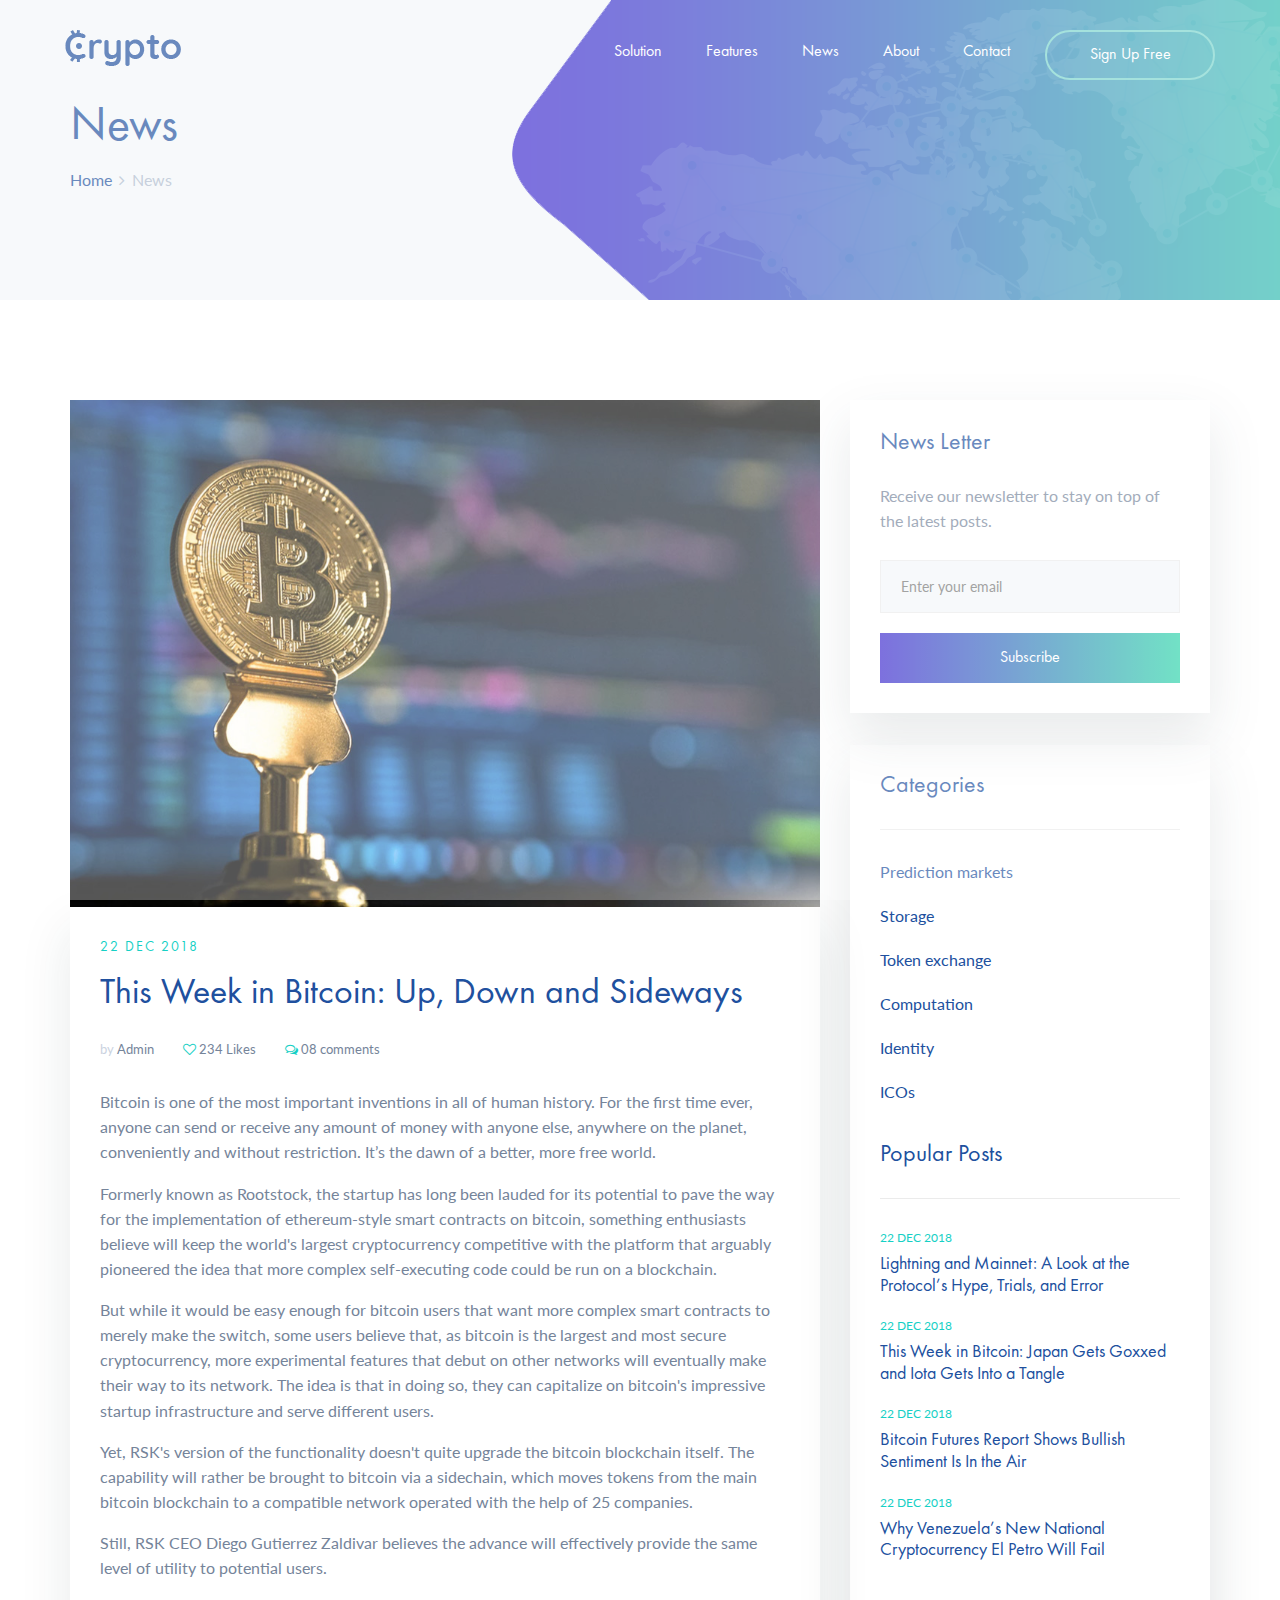
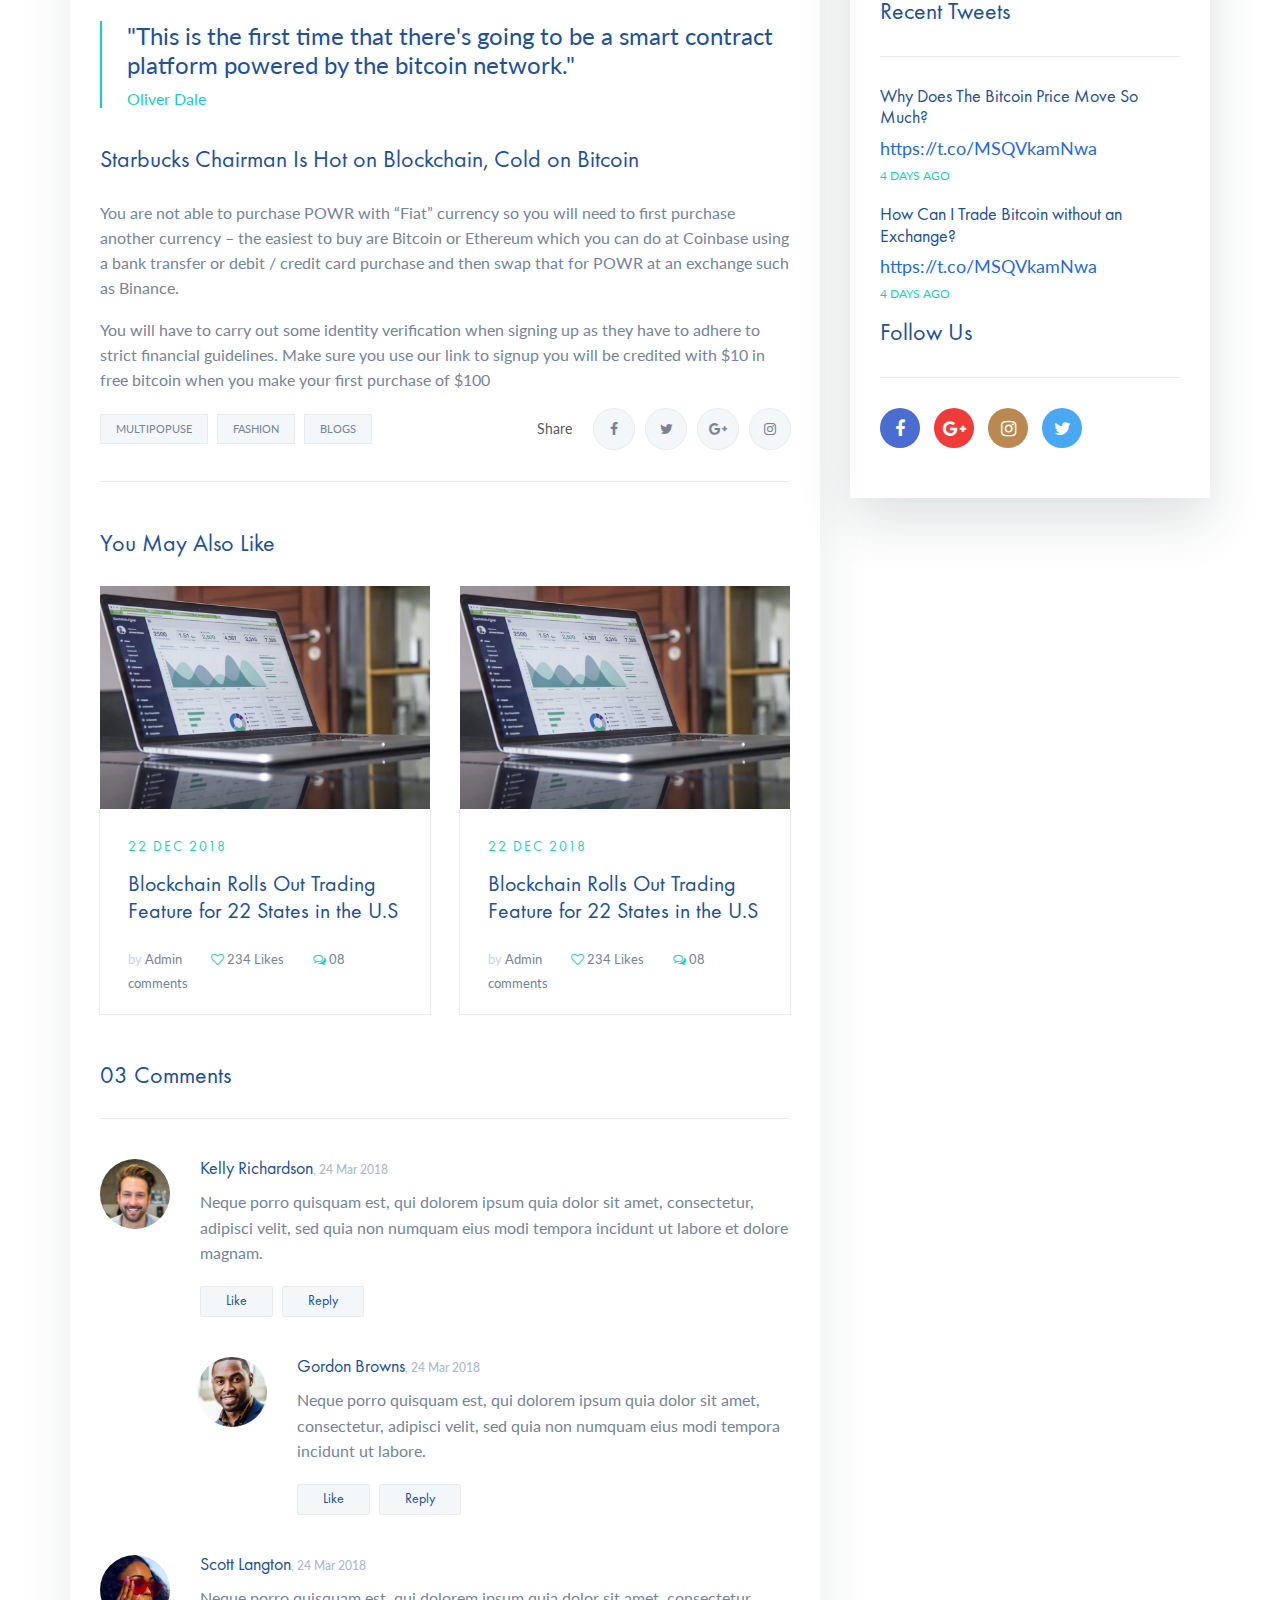
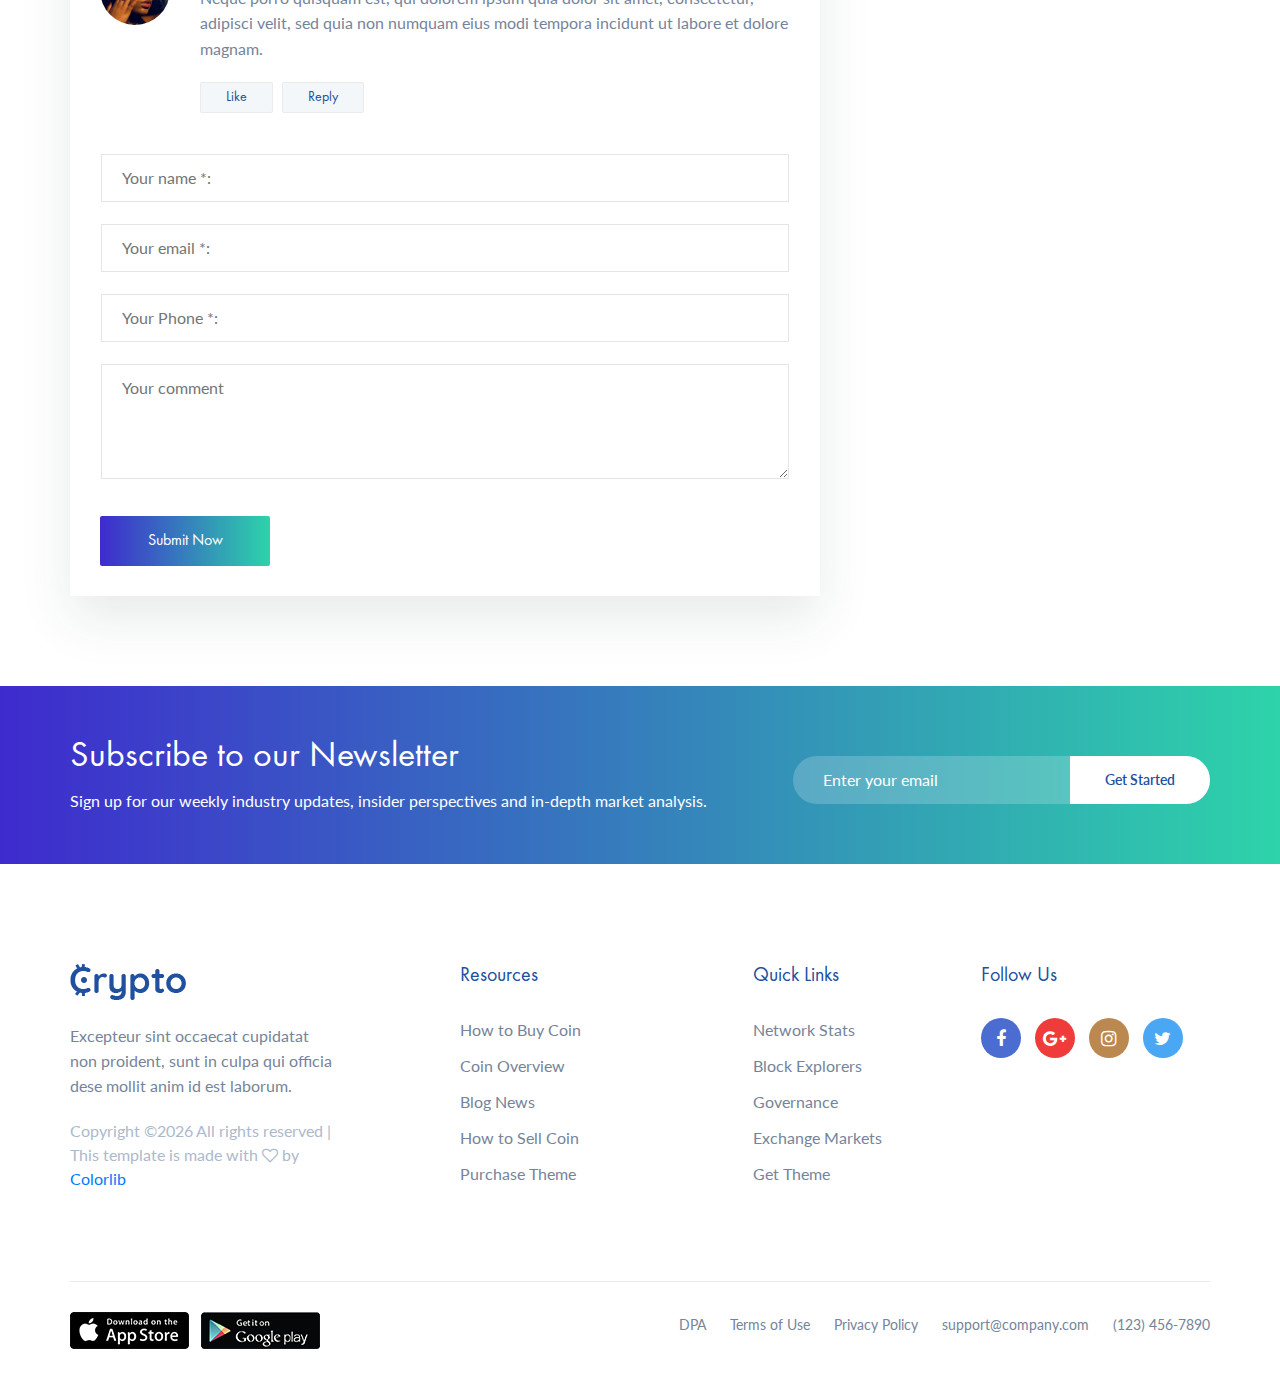
<file: single-blog.html>
<!DOCTYPE html>
<html lang="en">
<head>
	<title>Cryptocurrency - Landing Page Template</title>
	<meta charset="UTF-8">
	<meta name="description" content="Cryptocurrency Landing Page Template">
	<meta name="keywords" content="cryptocurrency, unica, creative, html">
	<meta name="viewport" content="width=device-width, initial-scale=1.0">
	<!-- Favicon -->
	<link href="img/favicon.ico" rel="shortcut icon"/>

	<!-- Google Fonts -->
	<link href="https://fonts.googleapis.com/css?family=Lato" rel="stylesheet">

	<!-- Stylesheets -->
	<link rel="stylesheet" href="css/bootstrap.min.css"/>
	<link rel="stylesheet" href="css/font-awesome.min.css"/>
	<link rel="stylesheet" href="css/themify-icons.css"/>
	<link rel="stylesheet" href="css/owl.carousel.css"/>
	<link rel="stylesheet" href="css/style.css"/>


	<!--[if lt IE 9]>
	  <script src="https://oss.maxcdn.com/html5shiv/3.7.2/html5shiv.min.js"></script>
	  <script src="https://oss.maxcdn.com/respond/1.4.2/respond.min.js"></script>
	<![endif]-->

</head>
<body>
	<!-- Page Preloder -->
	<div id="preloder">
		<div class="loader"></div>
	</div>

	<!-- Header section -->
	<header class="header-section clearfix">
		<div class="container-fluid">
			<a href="index.html" class="site-logo">
				<img src="img/logo.png" alt="">
			</a>
			<div class="responsive-bar"><i class="fa fa-bars"></i></div>
			<a href="" class="user"><i class="fa fa-user"></i></a>
			<a href="" class="site-btn">Sign Up Free</a>
			<nav class="main-menu">
				<ul class="menu-list">
					<li><a href="">Solution</a></li>
					<li><a href="">Features</a></li>
					<li><a href="">News</a></li>
					<li><a href="">About</a></li>
					<li><a href="">Contact</a></li>
				</ul>
			</nav>
		</div>
	</header>
	<!-- Header section end -->


	<!-- Page info section -->
	<section class="page-info-section">
		<div class="container">
			<h2>News</h2>
			<div class="site-beradcamb">
				<a href="">Home</a>
				<span><i class="fa fa-angle-right"></i> News</span>
			</div>
		</div>
	</section>
	<!-- Page info end -->


	<!-- Blog section -->
	<section class="single-blog-page spad">
		<div class="container">
			<div class="row">
				<div class="col-lg-8">
					<div class="blog-item bi-feature">
						<figure class="blog-thumb">
							<img src="img/blog/2.jpg" alt="">
						</figure>
						<div class="blog-text">
							<div class="post-date">22 dec 2018</div>
							<h2 class="blog-title"><a href="">This Week in Bitcoin: Up, Down and Sideways</a></h2>
							<div class="post-meta">
								<a href=""><span>by</span> Admin</a>
								<a href=""><i class="fa fa-heart-o"></i> 234 Likes</a>
								<a href=""><i class="fa fa-comments-o"></i> 08 comments</a>
							</div>
							<p>Bitcoin is one of the most important inventions in all of human history. For the first time ever, anyone can send or receive any amount of money with anyone else, anywhere on the planet, conveniently and without restriction. It’s the dawn of a better, more free world.</p>
							<p>Formerly known as Rootstock, the startup has long been lauded for its potential to pave the way for the implementation of ethereum-style smart contracts on bitcoin, something enthusiasts believe will keep the world's largest cryptocurrency competitive with the platform that arguably pioneered the idea that more complex self-executing code could be run on a blockchain.</p>
							<p>But while it would be easy enough for bitcoin users that want more complex smart contracts to merely make the switch, some users believe that, as bitcoin is the largest and most secure cryptocurrency, more experimental features that debut on other networks will eventually make their way to its network. The idea is that in doing so, they can capitalize on bitcoin's impressive startup infrastructure and serve different users.</p>
							<p>Yet, RSK's version of the functionality doesn't quite upgrade the bitcoin blockchain itself. The capability will rather be brought to bitcoin via a sidechain, which moves tokens from the main bitcoin blockchain to a compatible network operated with the help of 25 companies.</p>
							<p>Still, RSK CEO Diego Gutierrez Zaldivar believes the advance will effectively provide the same level of utility to potential users.</p>
							<blockquote>
								"This is the first time that there's going to be a smart contract platform powered by the bitcoin network."
								<span>Oliver Dale </span>
							</blockquote>
							<h4 class="mb-4">Starbucks Chairman Is Hot on Blockchain, Cold on Bitcoin</h4>
							<p>You are not able to purchase POWR with “Fiat” currency so you will need to first purchase another currency – the easiest to buy are Bitcoin or Ethereum which you can do at Coinbase using a bank transfer or debit / credit card purchase and then swap that for POWR at an exchange such as Binance.</p>
							<p>You will have to carry out some identity verification when signing up as they have to adhere to strict financial guidelines. Make sure you use our link to signup you will be credited with $10 in free bitcoin when you make your first purchase of $100</p>
							<div class="row">
								<div class="col-sm-7">
									<div class="post-tags">
										<a href="#">Multipopuse</a>
										<a href="#">Fashion</a>
										<a href="#">Blogs</a>
									</div>
								</div>
								<div class="col-sm-5">
									<div class="social-share">
										<p>Share</p>
										<a href=""><i class="fa fa-facebook"></i></a>
										<a href=""><i class="fa fa-twitter"></i></a>
										<a href=""><i class="fa fa-google-plus"></i></a>
										<a href=""><i class="fa fa-instagram"></i></a>
									</div>
								</div>
							</div>
							<div class="releted-posts">
								<h4>You May Also Like</h4>
								<div class="row">
									<div class="col-md-6">
										<div class="blog-item">
											<figure class="blog-thumb">
												<img src="img/blog/1.jpg" alt="">
											</figure>
											<div class="blog-text">
												<div class="post-date">22 dec 2018</div>
												<h4 class="blog-title"><a href="">Blockchain Rolls Out Trading Feature for 22 States in the U.S</a></h4>
												<div class="post-meta">
													<a href=""><span>by</span> Admin</a>
													<a href=""><i class="fa fa-heart-o"></i> 234 Likes</a>
													<a href=""><i class="fa fa-comments-o"></i> 08 comments</a>
												</div>
											</div>
										</div>
									</div>
									<div class="col-md-6">
										<div class="blog-item">
											<figure class="blog-thumb">
												<img src="img/blog/1.jpg" alt="">
											</figure>
											<div class="blog-text">
												<div class="post-date">22 dec 2018</div>
												<h4 class="blog-title"><a href="">Blockchain Rolls Out Trading Feature for 22 States in the U.S</a></h4>
												<div class="post-meta">
													<a href=""><span>by</span> Admin</a>
													<a href=""><i class="fa fa-heart-o"></i> 234 Likes</a>
													<a href=""><i class="fa fa-comments-o"></i> 08 comments</a>
												</div>
											</div>
										</div>
									</div>
								</div>
							</div>
							<div class="comment-area">
								<h4>03 Comments</h4>
								<ul class="comment-list">
									<li>
										<div class="comment">
											<div class="comment-avator set-bg" data-setbg="img/blog/comment/1.jpg"></div>
											<div class="comment-content">
												<h5>Kelly Richardson<span>, 24 Mar 2018</span></h5>
												<p>Neque porro quisquam est, qui dolorem ipsum quia dolor sit amet, consectetur, adipisci velit, sed quia non numquam eius modi tempora incidunt ut labore et dolore magnam.</p>
												<a href="" class="c-btn">Like</a>
												<a href="" class="c-btn">Reply</a>
											</div>
										</div>
										<ul class="replay-comment-list">
											<li>
												<div class="comment">
													<div class="comment-avator set-bg" data-setbg="img/blog/comment/2.jpg"></div>
													<div class="comment-content">
														<h5>Gordon Browns<span>, 24 Mar 2018</span></h5>
														<p>Neque porro quisquam est, qui dolorem ipsum quia dolor sit amet, consectetur, adipisci velit, sed quia non numquam eius modi tempora incidunt ut labore.</p>
														<a href="" class="c-btn">Like</a>
														<a href="" class="c-btn">Reply</a>
													</div>
												</div>
											</li>
										</ul>
									</li>
									<li>
										<div class="comment">
											<div class="comment-avator set-bg" data-setbg="img/blog/comment/3.jpg"></div>
											<div class="comment-content">
												<h5>Scott Langton<span>, 24 Mar 2018</span></h5>
												<p>Neque porro quisquam est, qui dolorem ipsum quia dolor sit amet, consectetur, adipisci velit, sed quia non numquam eius modi tempora incidunt ut labore et dolore magnam.</p>
												<a href="" class="c-btn">Like</a>
												<a href="" class="c-btn">Reply</a>
											</div>
										</div>
									</li>
								</ul>
							</div>
							<div class="comment-form-area">
								<form class="comment-form">
									<div class="form-group">
										<input type="text" placeholder="Your name *:">
										<label></label>
									</div>
									<div class="form-group">
										<input type="email" placeholder="Your email *:">
										<label></label>
									</div>
									<div class="form-group">
										<input type="text" placeholder="Your Phone *:">
										<label></label>
									</div>
									<div class="form-group clearfix">
										<textarea placeholder="Your comment"></textarea>
										<label></label>
									</div>
									<button class="site-btn sb-gradients no-radius mt-3">Submit Now</button>
								</form>
							</div>
						</div>
					</div>
				</div>
				<div class="col-lg-4 col-md-6 sideber pt-5 pt-lg-0">
					<div class="widget-area">
						<h4 class="widget-title">News Letter</h4>
						<p>Receive our newsletter to stay on top of the latest posts.</p>
						<form class="widget-subscribe-from">
							<input type="text" placeholder="Enter your email">
							<button class="site-btn sb-full-- sb-gradients">Subscribe</button>
						</form>
					</div>
					<div class="widget-area">
						<div class="widget">
							<h4 class="widget-title">Categories</h4>
							<ul>
								<li><a href="#">Prediction markets</a></li>
								<li><a href="#">Storage</a></li>
								<li><a href="#">Token exchange</a></li>
								<li><a href="#">Computation</a></li>
								<li><a href="#">Identity</a></li>
								<li><a href="#">ICOs</a></li>
							</ul>
						</div>
						<div class="widget">
							<h4 class="widget-title">Popular Posts</h4>
							<ul class="popular-posts">
								<li>
									<span>22 dec 2018</span>
									<h5><a href="">Lightning and Mainnet: A Look at the Protocol’s Hype, Trials, and Error</a></h5>
								</li>
								<li>
									<span>22 dec 2018</span>
									<h5><a href="">This Week in Bitcoin: Japan Gets Goxxed and Iota Gets Into a Tangle</a></h5>
								</li>
								<li>
									<span>22 dec 2018</span>
									<h5><a href="">Bitcoin Futures Report Shows Bullish Sentiment Is In the Air</a></h5>
								</li>
								<li>
									<span>22 dec 2018</span>
									<h5><a href="">Why Venezuela’s New National Cryptocurrency El Petro Will Fail</a></h5>
								</li>
							</ul>
						</div>
						<div class="widget">
							<h4 class="widget-title">Recent Tweets</h4>
							<ul class="twitter-widget">
								<li>
									<h5>Why Does The Bitcoin Price Move So Much?</h5>
									<a href="https://t.co/MSQVkamNwa">https://t.co/MSQVkamNwa</a>
									<span>4 days ago</span>
								</li>
								<li>
									<h5>How Can I Trade Bitcoin without an Exchange?</h5>
									<a href="https://t.co/MSQVkamNwa">https://t.co/MSQVkamNwa</a>
									<span>4 days ago</span>
								</li>
							</ul>
						</div>
						<div class="widget">
							<h4 class="widget-title">Follow Us</h4>
							<div class="social">
								<a href="" class="facebook"><i class="fa fa-facebook"></i></a>
								<a href="" class="google"><i class="fa fa-google-plus"></i></a>
								<a href="" class="instagram"><i class="fa fa-instagram"></i></a>
								<a href="" class="twitter"><i class="fa fa-twitter"></i></a>
							</div>
						</div>
					</div>
				</div>
			</div>
		</div>
	</section>
	<!-- Blog section end -->


	<!-- Newsletter section -->
	<section class="newsletter-section gradient-bg">
		<div class="container text-white">
			<div class="row">
				<div class="col-lg-7 newsletter-text">
					<h2>Subscribe to our Newsletter</h2>
					<p>Sign up for our weekly industry updates, insider perspectives and in-depth market analysis.</p>
				</div>
				<div class="col-lg-5 col-md-8 offset-lg-0 offset-md-2">
					<form class="newsletter-form">
						<input type="text" placeholder="Enter your email">
						<button>Get Started</button>
					</form>
				</div>
			</div>
		</div>
	</section>
	<!-- Newsletter section end -->


	<!-- Footer section -->
	<footer class="footer-section">
		<div class="container">
			<div class="row spad">
				<div class="col-md-6 col-lg-3 footer-widget">
					<img src="img/logo.png" class="mb-4" alt="">
					<p>Excepteur sint occaecat cupidatat non proident, sunt in culpa qui officia dese mollit anim id est laborum.</p>
					<span><!-- Link back to Colorlib can't be removed. Template is licensed under CC BY 3.0. -->
Copyright &copy;<script>document.write(new Date().getFullYear());</script> All rights reserved | This template is made with <i class="fa fa-heart-o" aria-hidden="true"></i> by <a href="https://colorlib.com" target="_blank">Colorlib</a>
<!-- Link back to Colorlib can't be removed. Template is licensed under CC BY 3.0. --></span>
				</div>
				<div class="col-md-6 col-lg-2 offset-lg-1 footer-widget">
					<h5 class="widget-title">Resources</h5>
					<ul>
						<li><a href="#">How to Buy Coin</a></li>
						<li><a href="#">Coin Overview</a></li>
						<li><a href="#">Blog News</a></li>
						<li><a href="#">How to Sell Coin</a></li>
						<li><a href="#">Purchase Theme</a></li>
					</ul>
				</div>
				<div class="col-md-6 col-lg-2 offset-lg-1 footer-widget">
					<h5 class="widget-title">Quick Links</h5>
					<ul>
						<li><a href="#">Network Stats</a></li>
						<li><a href="#">Block Explorers</a></li>
						<li><a href="#">Governance</a></li>
						<li><a href="#">Exchange Markets</a></li>
						<li><a href="#">Get Theme</a></li>
					</ul>
				</div>
				<div class="col-md-6 col-lg-3 footer-widget pl-lg-5 pl-3">
					<h5 class="widget-title">Follow Us</h5>
					<div class="social">
						<a href="" class="facebook"><i class="fa fa-facebook"></i></a>
						<a href="" class="google"><i class="fa fa-google-plus"></i></a>
						<a href="" class="instagram"><i class="fa fa-instagram"></i></a>
						<a href="" class="twitter"><i class="fa fa-twitter"></i></a>
					</div>
				</div>
			</div>
			<div class="footer-bottom">
				<div class="row">
					<div class="col-lg-4 store-links text-center text-lg-left pb-3 pb-lg-0">
						<a href=""><img src="img/appstore.png" alt="" class="mr-2"></a>
						<a href=""><img src="img/playstore.png" alt=""></a>
					</div>
					<div class="col-lg-8 text-center text-lg-right">
						<ul class="footer-nav">
							<li><a href="">DPA</a></li>
							<li><a href="">Terms of Use</a></li>
							<li><a href="">Privacy Policy </a></li>
							<li><a href="">support@company.com</a></li>
							<li><a href="">(123) 456-7890</a></li>
						</ul>
					</div>
				</div>
			</div>
		</div>
	</footer>


	<!--====== Javascripts & Jquery ======-->
	<script src="js/jquery-3.2.1.min.js"></script>
	<script src="js/owl.carousel.min.js"></script>
	<script src="js/main.js"></script>
</body>
</html>
</file>
<file: css/themify-icons.css>
@font-face {
	font-family: 'themify';
	src:url('../icon-fonts/themify.eot?-fvbane');
	src:url('../icon-fonts/themify.eot?#iefix-fvbane') format('embedded-opentype'),
		url('../icon-fonts/themify.woff?-fvbane') format('woff'),
		url('../icon-fonts/themify.ttf?-fvbane') format('truetype'),
		url('../icon-fonts/themify.svg?-fvbane#themify') format('svg');
	font-weight: normal;
	font-style: normal;
}

[class^="ti-"], [class*=" ti-"] {
	font-family: 'themify';
	speak: none;
	font-style: normal;
	font-weight: normal;
	font-variant: normal;
	text-transform: none;
	line-height: 1;

	/* Better Font Rendering =========== */
	-webkit-font-smoothing: antialiased;
	-moz-osx-font-smoothing: grayscale;
}

.ti-wand:before {
	content: "\e600";
}
.ti-volume:before {
	content: "\e601";
}
.ti-user:before {
	content: "\e602";
}
.ti-unlock:before {
	content: "\e603";
}
.ti-unlink:before {
	content: "\e604";
}
.ti-trash:before {
	content: "\e605";
}
.ti-thought:before {
	content: "\e606";
}
.ti-target:before {
	content: "\e607";
}
.ti-tag:before {
	content: "\e608";
}
.ti-tablet:before {
	content: "\e609";
}
.ti-star:before {
	content: "\e60a";
}
.ti-spray:before {
	content: "\e60b";
}
.ti-signal:before {
	content: "\e60c";
}
.ti-shopping-cart:before {
	content: "\e60d";
}
.ti-shopping-cart-full:before {
	content: "\e60e";
}
.ti-settings:before {
	content: "\e60f";
}
.ti-search:before {
	content: "\e610";
}
.ti-zoom-in:before {
	content: "\e611";
}
.ti-zoom-out:before {
	content: "\e612";
}
.ti-cut:before {
	content: "\e613";
}
.ti-ruler:before {
	content: "\e614";
}
.ti-ruler-pencil:before {
	content: "\e615";
}
.ti-ruler-alt:before {
	content: "\e616";
}
.ti-bookmark:before {
	content: "\e617";
}
.ti-bookmark-alt:before {
	content: "\e618";
}
.ti-reload:before {
	content: "\e619";
}
.ti-plus:before {
	content: "\e61a";
}
.ti-pin:before {
	content: "\e61b";
}
.ti-pencil:before {
	content: "\e61c";
}
.ti-pencil-alt:before {
	content: "\e61d";
}
.ti-paint-roller:before {
	content: "\e61e";
}
.ti-paint-bucket:before {
	content: "\e61f";
}
.ti-na:before {
	content: "\e620";
}
.ti-mobile:before {
	content: "\e621";
}
.ti-minus:before {
	content: "\e622";
}
.ti-medall:before {
	content: "\e623";
}
.ti-medall-alt:before {
	content: "\e624";
}
.ti-marker:before {
	content: "\e625";
}
.ti-marker-alt:before {
	content: "\e626";
}
.ti-arrow-up:before {
	content: "\e627";
}
.ti-arrow-right:before {
	content: "\e628";
}
.ti-arrow-left:before {
	content: "\e629";
}
.ti-arrow-down:before {
	content: "\e62a";
}
.ti-lock:before {
	content: "\e62b";
}
.ti-location-arrow:before {
	content: "\e62c";
}
.ti-link:before {
	content: "\e62d";
}
.ti-layout:before {
	content: "\e62e";
}
.ti-layers:before {
	content: "\e62f";
}
.ti-layers-alt:before {
	content: "\e630";
}
.ti-key:before {
	content: "\e631";
}
.ti-import:before {
	content: "\e632";
}
.ti-image:before {
	content: "\e633";
}
.ti-heart:before {
	content: "\e634";
}
.ti-heart-broken:before {
	content: "\e635";
}
.ti-hand-stop:before {
	content: "\e636";
}
.ti-hand-open:before {
	content: "\e637";
}
.ti-hand-drag:before {
	content: "\e638";
}
.ti-folder:before {
	content: "\e639";
}
.ti-flag:before {
	content: "\e63a";
}
.ti-flag-alt:before {
	content: "\e63b";
}
.ti-flag-alt-2:before {
	content: "\e63c";
}
.ti-eye:before {
	content: "\e63d";
}
.ti-export:before {
	content: "\e63e";
}
.ti-exchange-vertical:before {
	content: "\e63f";
}
.ti-desktop:before {
	content: "\e640";
}
.ti-cup:before {
	content: "\e641";
}
.ti-crown:before {
	content: "\e642";
}
.ti-comments:before {
	content: "\e643";
}
.ti-comment:before {
	content: "\e644";
}
.ti-comment-alt:before {
	content: "\e645";
}
.ti-close:before {
	content: "\e646";
}
.ti-clip:before {
	content: "\e647";
}
.ti-angle-up:before {
	content: "\e648";
}
.ti-angle-right:before {
	content: "\e649";
}
.ti-angle-left:before {
	content: "\e64a";
}
.ti-angle-down:before {
	content: "\e64b";
}
.ti-check:before {
	content: "\e64c";
}
.ti-check-box:before {
	content: "\e64d";
}
.ti-camera:before {
	content: "\e64e";
}
.ti-announcement:before {
	content: "\e64f";
}
.ti-brush:before {
	content: "\e650";
}
.ti-briefcase:before {
	content: "\e651";
}
.ti-bolt:before {
	content: "\e652";
}
.ti-bolt-alt:before {
	content: "\e653";
}
.ti-blackboard:before {
	content: "\e654";
}
.ti-bag:before {
	content: "\e655";
}
.ti-move:before {
	content: "\e656";
}
.ti-arrows-vertical:before {
	content: "\e657";
}
.ti-arrows-horizontal:before {
	content: "\e658";
}
.ti-fullscreen:before {
	content: "\e659";
}
.ti-arrow-top-right:before {
	content: "\e65a";
}
.ti-arrow-top-left:before {
	content: "\e65b";
}
.ti-arrow-circle-up:before {
	content: "\e65c";
}
.ti-arrow-circle-right:before {
	content: "\e65d";
}
.ti-arrow-circle-left:before {
	content: "\e65e";
}
.ti-arrow-circle-down:before {
	content: "\e65f";
}
.ti-angle-double-up:before {
	content: "\e660";
}
.ti-angle-double-right:before {
	content: "\e661";
}
.ti-angle-double-left:before {
	content: "\e662";
}
.ti-angle-double-down:before {
	content: "\e663";
}
.ti-zip:before {
	content: "\e664";
}
.ti-world:before {
	content: "\e665";
}
.ti-wheelchair:before {
	content: "\e666";
}
.ti-view-list:before {
	content: "\e667";
}
.ti-view-list-alt:before {
	content: "\e668";
}
.ti-view-grid:before {
	content: "\e669";
}
.ti-uppercase:before {
	content: "\e66a";
}
.ti-upload:before {
	content: "\e66b";
}
.ti-underline:before {
	content: "\e66c";
}
.ti-truck:before {
	content: "\e66d";
}
.ti-timer:before {
	content: "\e66e";
}
.ti-ticket:before {
	content: "\e66f";
}
.ti-thumb-up:before {
	content: "\e670";
}
.ti-thumb-down:before {
	content: "\e671";
}
.ti-text:before {
	content: "\e672";
}
.ti-stats-up:before {
	content: "\e673";
}
.ti-stats-down:before {
	content: "\e674";
}
.ti-split-v:before {
	content: "\e675";
}
.ti-split-h:before {
	content: "\e676";
}
.ti-smallcap:before {
	content: "\e677";
}
.ti-shine:before {
	content: "\e678";
}
.ti-shift-right:before {
	content: "\e679";
}
.ti-shift-left:before {
	content: "\e67a";
}
.ti-shield:before {
	content: "\e67b";
}
.ti-notepad:before {
	content: "\e67c";
}
.ti-server:before {
	content: "\e67d";
}
.ti-quote-right:before {
	content: "\e67e";
}
.ti-quote-left:before {
	content: "\e67f";
}
.ti-pulse:before {
	content: "\e680";
}
.ti-printer:before {
	content: "\e681";
}
.ti-power-off:before {
	content: "\e682";
}
.ti-plug:before {
	content: "\e683";
}
.ti-pie-chart:before {
	content: "\e684";
}
.ti-paragraph:before {
	content: "\e685";
}
.ti-panel:before {
	content: "\e686";
}
.ti-package:before {
	content: "\e687";
}
.ti-music:before {
	content: "\e688";
}
.ti-music-alt:before {
	content: "\e689";
}
.ti-mouse:before {
	content: "\e68a";
}
.ti-mouse-alt:before {
	content: "\e68b";
}
.ti-money:before {
	content: "\e68c";
}
.ti-microphone:before {
	content: "\e68d";
}
.ti-menu:before {
	content: "\e68e";
}
.ti-menu-alt:before {
	content: "\e68f";
}
.ti-map:before {
	content: "\e690";
}
.ti-map-alt:before {
	content: "\e691";
}
.ti-loop:before {
	content: "\e692";
}
.ti-location-pin:before {
	content: "\e693";
}
.ti-list:before {
	content: "\e694";
}
.ti-light-bulb:before {
	content: "\e695";
}
.ti-Italic:before {
	content: "\e696";
}
.ti-info:before {
	content: "\e697";
}
.ti-infinite:before {
	content: "\e698";
}
.ti-id-badge:before {
	content: "\e699";
}
.ti-hummer:before {
	content: "\e69a";
}
.ti-home:before {
	content: "\e69b";
}
.ti-help:before {
	content: "\e69c";
}
.ti-headphone:before {
	content: "\e69d";
}
.ti-harddrives:before {
	content: "\e69e";
}
.ti-harddrive:before {
	content: "\e69f";
}
.ti-gift:before {
	content: "\e6a0";
}
.ti-game:before {
	content: "\e6a1";
}
.ti-filter:before {
	content: "\e6a2";
}
.ti-files:before {
	content: "\e6a3";
}
.ti-file:before {
	content: "\e6a4";
}
.ti-eraser:before {
	content: "\e6a5";
}
.ti-envelope:before {
	content: "\e6a6";
}
.ti-download:before {
	content: "\e6a7";
}
.ti-direction:before {
	content: "\e6a8";
}
.ti-direction-alt:before {
	content: "\e6a9";
}
.ti-dashboard:before {
	content: "\e6aa";
}
.ti-control-stop:before {
	content: "\e6ab";
}
.ti-control-shuffle:before {
	content: "\e6ac";
}
.ti-control-play:before {
	content: "\e6ad";
}
.ti-control-pause:before {
	content: "\e6ae";
}
.ti-control-forward:before {
	content: "\e6af";
}
.ti-control-backward:before {
	content: "\e6b0";
}
.ti-cloud:before {
	content: "\e6b1";
}
.ti-cloud-up:before {
	content: "\e6b2";
}
.ti-cloud-down:before {
	content: "\e6b3";
}
.ti-clipboard:before {
	content: "\e6b4";
}
.ti-car:before {
	content: "\e6b5";
}
.ti-calendar:before {
	content: "\e6b6";
}
.ti-book:before {
	content: "\e6b7";
}
.ti-bell:before {
	content: "\e6b8";
}
.ti-basketball:before {
	content: "\e6b9";
}
.ti-bar-chart:before {
	content: "\e6ba";
}
.ti-bar-chart-alt:before {
	content: "\e6bb";
}
.ti-back-right:before {
	content: "\e6bc";
}
.ti-back-left:before {
	content: "\e6bd";
}
.ti-arrows-corner:before {
	content: "\e6be";
}
.ti-archive:before {
	content: "\e6bf";
}
.ti-anchor:before {
	content: "\e6c0";
}
.ti-align-right:before {
	content: "\e6c1";
}
.ti-align-left:before {
	content: "\e6c2";
}
.ti-align-justify:before {
	content: "\e6c3";
}
.ti-align-center:before {
	content: "\e6c4";
}
.ti-alert:before {
	content: "\e6c5";
}
.ti-alarm-clock:before {
	content: "\e6c6";
}
.ti-agenda:before {
	content: "\e6c7";
}
.ti-write:before {
	content: "\e6c8";
}
.ti-window:before {
	content: "\e6c9";
}
.ti-widgetized:before {
	content: "\e6ca";
}
.ti-widget:before {
	content: "\e6cb";
}
.ti-widget-alt:before {
	content: "\e6cc";
}
.ti-wallet:before {
	content: "\e6cd";
}
.ti-video-clapper:before {
	content: "\e6ce";
}
.ti-video-camera:before {
	content: "\e6cf";
}
.ti-vector:before {
	content: "\e6d0";
}
.ti-themify-logo:before {
	content: "\e6d1";
}
.ti-themify-favicon:before {
	content: "\e6d2";
}
.ti-themify-favicon-alt:before {
	content: "\e6d3";
}
.ti-support:before {
	content: "\e6d4";
}
.ti-stamp:before {
	content: "\e6d5";
}
.ti-split-v-alt:before {
	content: "\e6d6";
}
.ti-slice:before {
	content: "\e6d7";
}
.ti-shortcode:before {
	content: "\e6d8";
}
.ti-shift-right-alt:before {
	content: "\e6d9";
}
.ti-shift-left-alt:before {
	content: "\e6da";
}
.ti-ruler-alt-2:before {
	content: "\e6db";
}
.ti-receipt:before {
	content: "\e6dc";
}
.ti-pin2:before {
	content: "\e6dd";
}
.ti-pin-alt:before {
	content: "\e6de";
}
.ti-pencil-alt2:before {
	content: "\e6df";
}
.ti-palette:before {
	content: "\e6e0";
}
.ti-more:before {
	content: "\e6e1";
}
.ti-more-alt:before {
	content: "\e6e2";
}
.ti-microphone-alt:before {
	content: "\e6e3";
}
.ti-magnet:before {
	content: "\e6e4";
}
.ti-line-double:before {
	content: "\e6e5";
}
.ti-line-dotted:before {
	content: "\e6e6";
}
.ti-line-dashed:before {
	content: "\e6e7";
}
.ti-layout-width-full:before {
	content: "\e6e8";
}
.ti-layout-width-default:before {
	content: "\e6e9";
}
.ti-layout-width-default-alt:before {
	content: "\e6ea";
}
.ti-layout-tab:before {
	content: "\e6eb";
}
.ti-layout-tab-window:before {
	content: "\e6ec";
}
.ti-layout-tab-v:before {
	content: "\e6ed";
}
.ti-layout-tab-min:before {
	content: "\e6ee";
}
.ti-layout-slider:before {
	content: "\e6ef";
}
.ti-layout-slider-alt:before {
	content: "\e6f0";
}
.ti-layout-sidebar-right:before {
	content: "\e6f1";
}
.ti-layout-sidebar-none:before {
	content: "\e6f2";
}
.ti-layout-sidebar-left:before {
	content: "\e6f3";
}
.ti-layout-placeholder:before {
	content: "\e6f4";
}
.ti-layout-menu:before {
	content: "\e6f5";
}
.ti-layout-menu-v:before {
	content: "\e6f6";
}
.ti-layout-menu-separated:before {
	content: "\e6f7";
}
.ti-layout-menu-full:before {
	content: "\e6f8";
}
.ti-layout-media-right-alt:before {
	content: "\e6f9";
}
.ti-layout-media-right:before {
	content: "\e6fa";
}
.ti-layout-media-overlay:before {
	content: "\e6fb";
}
.ti-layout-media-overlay-alt:before {
	content: "\e6fc";
}
.ti-layout-media-overlay-alt-2:before {
	content: "\e6fd";
}
.ti-layout-media-left-alt:before {
	content: "\e6fe";
}
.ti-layout-media-left:before {
	content: "\e6ff";
}
.ti-layout-media-center-alt:before {
	content: "\e700";
}
.ti-layout-media-center:before {
	content: "\e701";
}
.ti-layout-list-thumb:before {
	content: "\e702";
}
.ti-layout-list-thumb-alt:before {
	content: "\e703";
}
.ti-layout-list-post:before {
	content: "\e704";
}
.ti-layout-list-large-image:before {
	content: "\e705";
}
.ti-layout-line-solid:before {
	content: "\e706";
}
.ti-layout-grid4:before {
	content: "\e707";
}
.ti-layout-grid3:before {
	content: "\e708";
}
.ti-layout-grid2:before {
	content: "\e709";
}
.ti-layout-grid2-thumb:before {
	content: "\e70a";
}
.ti-layout-cta-right:before {
	content: "\e70b";
}
.ti-layout-cta-left:before {
	content: "\e70c";
}
.ti-layout-cta-center:before {
	content: "\e70d";
}
.ti-layout-cta-btn-right:before {
	content: "\e70e";
}
.ti-layout-cta-btn-left:before {
	content: "\e70f";
}
.ti-layout-column4:before {
	content: "\e710";
}
.ti-layout-column3:before {
	content: "\e711";
}
.ti-layout-column2:before {
	content: "\e712";
}
.ti-layout-accordion-separated:before {
	content: "\e713";
}
.ti-layout-accordion-merged:before {
	content: "\e714";
}
.ti-layout-accordion-list:before {
	content: "\e715";
}
.ti-ink-pen:before {
	content: "\e716";
}
.ti-info-alt:before {
	content: "\e717";
}
.ti-help-alt:before {
	content: "\e718";
}
.ti-headphone-alt:before {
	content: "\e719";
}
.ti-hand-point-up:before {
	content: "\e71a";
}
.ti-hand-point-right:before {
	content: "\e71b";
}
.ti-hand-point-left:before {
	content: "\e71c";
}
.ti-hand-point-down:before {
	content: "\e71d";
}
.ti-gallery:before {
	content: "\e71e";
}
.ti-face-smile:before {
	content: "\e71f";
}
.ti-face-sad:before {
	content: "\e720";
}
.ti-credit-card:before {
	content: "\e721";
}
.ti-control-skip-forward:before {
	content: "\e722";
}
.ti-control-skip-backward:before {
	content: "\e723";
}
.ti-control-record:before {
	content: "\e724";
}
.ti-control-eject:before {
	content: "\e725";
}
.ti-comments-smiley:before {
	content: "\e726";
}
.ti-brush-alt:before {
	content: "\e727";
}
.ti-youtube:before {
	content: "\e728";
}
.ti-vimeo:before {
	content: "\e729";
}
.ti-twitter:before {
	content: "\e72a";
}
.ti-time:before {
	content: "\e72b";
}
.ti-tumblr:before {
	content: "\e72c";
}
.ti-skype:before {
	content: "\e72d";
}
.ti-share:before {
	content: "\e72e";
}
.ti-share-alt:before {
	content: "\e72f";
}
.ti-rocket:before {
	content: "\e730";
}
.ti-pinterest:before {
	content: "\e731";
}
.ti-new-window:before {
	content: "\e732";
}
.ti-microsoft:before {
	content: "\e733";
}
.ti-list-ol:before {
	content: "\e734";
}
.ti-linkedin:before {
	content: "\e735";
}
.ti-layout-sidebar-2:before {
	content: "\e736";
}
.ti-layout-grid4-alt:before {
	content: "\e737";
}
.ti-layout-grid3-alt:before {
	content: "\e738";
}
.ti-layout-grid2-alt:before {
	content: "\e739";
}
.ti-layout-column4-alt:before {
	content: "\e73a";
}
.ti-layout-column3-alt:before {
	content: "\e73b";
}
.ti-layout-column2-alt:before {
	content: "\e73c";
}
.ti-instagram:before {
	content: "\e73d";
}
.ti-google:before {
	content: "\e73e";
}
.ti-github:before {
	content: "\e73f";
}
.ti-flickr:before {
	content: "\e740";
}
.ti-facebook:before {
	content: "\e741";
}
.ti-dropbox:before {
	content: "\e742";
}
.ti-dribbble:before {
	content: "\e743";
}
.ti-apple:before {
	content: "\e744";
}
.ti-android:before {
	content: "\e745";
}
.ti-save:before {
	content: "\e746";
}
.ti-save-alt:before {
	content: "\e747";
}
.ti-yahoo:before {
	content: "\e748";
}
.ti-wordpress:before {
	content: "\e749";
}
.ti-vimeo-alt:before {
	content: "\e74a";
}
.ti-twitter-alt:before {
	content: "\e74b";
}
.ti-tumblr-alt:before {
	content: "\e74c";
}
.ti-trello:before {
	content: "\e74d";
}
.ti-stack-overflow:before {
	content: "\e74e";
}
.ti-soundcloud:before {
	content: "\e74f";
}
.ti-sharethis:before {
	content: "\e750";
}
.ti-sharethis-alt:before {
	content: "\e751";
}
.ti-reddit:before {
	content: "\e752";
}
.ti-pinterest-alt:before {
	content: "\e753";
}
.ti-microsoft-alt:before {
	content: "\e754";
}
.ti-linux:before {
	content: "\e755";
}
.ti-jsfiddle:before {
	content: "\e756";
}
.ti-joomla:before {
	content: "\e757";
}
.ti-html5:before {
	content: "\e758";
}
.ti-flickr-alt:before {
	content: "\e759";
}
.ti-email:before {
	content: "\e75a";
}
.ti-drupal:before {
	content: "\e75b";
}
.ti-dropbox-alt:before {
	content: "\e75c";
}
.ti-css3:before {
	content: "\e75d";
}
.ti-rss:before {
	content: "\e75e";
}
.ti-rss-alt:before {
	content: "\e75f";
}
</file>
<file: css/style.css>
/* =================================
------------------------------------
  Cryptovoucher 
  Version: 1.0
 ------------------------------------ 
 ====================================*/



/*----------------------------------------*/
/* CSS
/*----------------------------------------*/

@font-face {
	font-family: 'Futura';
	src: url("../fonts/Futura.woff");
}

html,
body {
	height: 100%;
	font-family: "Lato", sans-serif;
	-webkit-font-smoothing: antialiased;
	font-smoothing: antialiased;
}

h1,
h2,
h3,
h4,
h5,
h6 {
	color: #20509e;
	margin: 0;
	font-weight: 500;
	font-family: "Futura", sans-serif;
}

h1 {
	font-size: 70px;
}

h2 {
	font-size: 48px;
}

h3 {
	font-size: 30px;
}

h4 {
	font-size: 24px;
}

h5 {
	font-size: 20px;
}

h6 {
	font-size: 14px;
}

p {
	font-size: 15.7px;
	color: #75849a;
	line-height: 1.6;
}

img {
	max-width: 100%;
}

input:focus,
select:focus,
button:focus,
textarea:focus {
	outline: none;
}

a:hover,
a:focus {
	text-decoration: none;
	outline: none;
}

ul,
ol {
	padding: 0;
	margin: 0;
}

/*---------------------
	Helper CSS
-----------------------*/

.spad {
	padding-top: 100px;
	padding-bottom: 90px;
}

.section-title {
	margin-bottom: 60px;
}

.section-title h2 {
	margin-bottom: 20px;
}

.section-title p {
	margin-bottom: 0;
}

.set-bg {
	background-repeat: no-repeat;
	background-size: cover;
	background-position: center 0;
}

.text-white h1,
.text-white h2,
.text-white h3,
.text-white h4,
.text-white h5,
.text-white p,
.text-white span,
.text-white li,
.text-white a {
	color: #fff;
}

/*---------------------
	Commom elements
-----------------------*/

/* Buttons */

.site-btn {
	position: relative;
	display: inline-block;
	padding: 15px 30px;
	font-size: 16px;
	font-weight: 500;
	line-height: 16px;
	border-radius: 50px;
	font-family: "Futura", sans-serif;
	min-width: 170px;
	text-align: center;
	border: 2px solid #7ad4cc;
	cursor: pointer;
	color: #fff;
}

.site-btn:hover {
	color: #fff;
}

.site-btn.no-radius {
	border-radius: 2px;
}

.site-btn.sb-full-- {
	display: block;
	width: 100%;
	border-radius: 0;
}

.site-btn.sb-gradients {
	padding: 17px 32px;
	border: none;
	color: #fff;
}

.site-btn.sb-gradients.sbg-line {
	color: #20509e;
	z-index: 1;
}

.site-btn.sb-gradients.sbg-line:after {
	position: absolute;
	content: '';
	width: calc(100% - 4px);
	height: calc(100% - 4px);
	background: #fff;
	top: 2px;
	left: 2px;
	z-index: -1;
	border-radius: 50px;
}

.site-btn.sb-gradients.sbg-line:hover {
	color: #20509e;
}

.gradient-bg,
.site-btn.sb-gradients,
.member-social a:hover,
.single-blog-page .social-share a:hover,
.comment .comment-content .c-btn:hover,
.comment-form label {
	/* FF3.6-15 */
	/* Chrome10-25,Safari5.1-6 */
	background: -webkit-gradient(linear, left top, right top, from(#3e2bce), color-stop(100%, #2dd3aa), color-stop(100%, #2dd3aa), to(#2dd3aa));
	background: -o-linear-gradient(left, #3e2bce 0%, #2dd3aa 100%, #2dd3aa 100%, #2dd3aa 100%);
	background: linear-gradient(to right, #3e2bce 0%, #2dd3aa 100%, #2dd3aa 100%, #2dd3aa 100%);
	/* W3C, IE10+, FF16+, Chrome26+, Opera12+, Safari7+ */
	filter: progid:DXImageTransform.Microsoft.gradient( startColorstr='#3e2bce', endColorstr='#2dd3aa', GradientType=1);
	/* IE6-9 */
}

/* Image Popup */

.img-popup-warp .mfp-content,
.img-popup-warp.mfp-ready.mfp-removing .mfp-content {
	opacity: 0;
	-webkit-transform: scale(0.8);
	-ms-transform: scale(0.8);
	transform: scale(0.8);
	-webkit-transition: all 0.4s;
	-o-transition: all 0.4s;
	transition: all 0.4s;
}

.img-popup-warp.mfp-ready .mfp-content {
	opacity: 1;
	-webkit-transform: scale(1);
	-ms-transform: scale(1);
	transform: scale(1);
}

/* Preloder */

#preloder {
	position: fixed;
	width: 100%;
	height: 100%;
	top: 0;
	left: 0;
	z-index: 999999;
	background: #fff;
}

.loader {
	width: 40px;
	height: 40px;
	position: absolute;
	top: 50%;
	left: 50%;
	margin-top: -13px;
	margin-left: -13px;
	border-radius: 60px;
	animation: loader 0.8s linear infinite;
	-webkit-animation: loader 0.8s linear infinite;
}

@keyframes loader {
	0% {
		-webkit-transform: rotate(0deg);
		        transform: rotate(0deg);
		border: 4px solid #f44336;
		border-left-color: transparent;
	}
	50% {
		-webkit-transform: rotate(180deg);
		        transform: rotate(180deg);
		border: 4px solid #673ab7;
		border-left-color: transparent;
	}
	100% {
		-webkit-transform: rotate(360deg);
		        transform: rotate(360deg);
		border: 4px solid #f44336;
		border-left-color: transparent;
	}
}

@-webkit-keyframes loader {
	0% {
		-webkit-transform: rotate(0deg);
		border: 4px solid #f44336;
		border-left-color: transparent;
	}
	50% {
		-webkit-transform: rotate(180deg);
		border: 4px solid #673ab7;
		border-left-color: transparent;
	}
	100% {
		-webkit-transform: rotate(360deg);
		border: 4px solid #f44336;
		border-left-color: transparent;
	}
}

/*---------------------
	Header section
-----------------------*/

.header-section {
	position: absolute;
	width: 100%;
	top: 0;
	padding: 30px 50px 0;
	z-index: 99;
}

.header-section .site-btn {
	float: right;
	margin-left: 60px;
}

.header-section .responsive-bar,
.header-section .user {
	display: none;
}

.main-menu {
	float: right;
}

.menu-list {
	list-style: none;
}

.menu-list li {
	display: inline;
}

.menu-list li a {
	display: inline-block;
	font-family: "Futura", sans-serif;
	font-size: 16px;
	padding: 10px 5px;
	margin-right: 30px;
	color: #fff;
}

/*---------------------
	Hero Section
-----------------------*/

.hero-section {
	height: 900px;
	padding-top: 260px;
	display: block;
	background-image: url("../img/hero-bg.png");
	background-size: cover;
	background-color: #f3f7f9;
	background-position: right top;
	background-repeat: no-repeat;
	position: relative;
	overflow: hidden;
}

.hero-section .laptop-image {
	width: 685px;
	max-width: none;
	position: relative;
	left: 80px;
}

.hero-text {
	padding-top: 60px;
}

.hero-text h2 {
	font-size: 70px;
	margin-bottom: 35px;
}

.hero-text h2 span {
	color: #16d0c5;
}

.hero-text h4 {
	color: #75849a;
	font-size: 22px;
}

.hero-subscribe-from {
	margin-top: 50px;
	display: block;
}

.hero-subscribe-from input {
	width: 315px;
	border: 1px solid #ebebeb;
	background: #fff;
	height: 48px;
	padding: 0 25px;
	border-radius: 50px;
	font-family: "Futura", sans-serif;
	font-size: 16px;
	margin-right: 8px;
	margin-bottom: 20px;
}

/*---------------------
  About Section
-----------------------*/

.about-section .container {
	position: relative;
}

.about-text h2 {
	font-size: 48px;
	margin-bottom: 25px;
}

.about-text h5 {
	font-family: "Lato", sans-serif;
	margin-bottom: 20px;
}

.about-text p {
	font-size: 18px;
}

.about-img {
	position: absolute;
	top: 0;
	left: -120px;
	width: 662px;
}

/*---------------------
  Feature Section
-----------------------*/

.features-section .container {
	margin-bottom: -45px;
}

.feature {
	margin-bottom: 45px;
}

.feature i {
	font-size: 48px;
	float: left;
	padding-top: 10px;
}

.feature .feature-content {
	padding-left: 70px;
}

.feature .feature-content h4 {
	margin-bottom: 15px;
}

.feature .readmore {
	text-decoration: underline;
	line-height: 1.2;
}

/*---------------------
	Process Section
-----------------------*/

.process:last-child .process-step:after {
	display: none;
}

.process-step {
	position: relative;
	text-align: center;
	padding: 35px;
	margin-top: 30px;
	-webkit-box-shadow: 0 14px 43px rgba(33, 54, 61, 0.15);
	        box-shadow: 0 14px 43px rgba(33, 54, 61, 0.15);
}

.process-step .process-icon {
	height: 55px;
	margin-bottom: 30px;
	padding-top: 5px;
}

.process-step h4 {
	margin-bottom: 15px;
}

.process-step p {
	margin-bottom: 0;
}

.process-step:after {
	position: absolute;
	content: '';
	width: 275px;
	height: 56px;
	top: -40px;
	right: -40%;
	background: url("../img/process-line.png") no-repeat scroll 0 0/cover;
}

/*---------------------
	Fact Section
-----------------------*/

.fact-section {
	padding: 100px 0;
}

.fact {
	display: inline-block;
	position: relative;
}

.fact h2 {
	float: left;
	color: #16d0c5;
	font-size: 60px;
	margin-right: 20px;
}

.fact p {
	float: left;
	padding-top: 14px;
	line-height: 1.4;
	color: #fff;
	text-transform: uppercase;
}

.fact i {
	position: absolute;
	right: -20px;
	top: -10px;
	font-size: 90px;
	color: #fff;
	z-index: 0;
	opacity: 0.1;
}

/*---------------------
	Team Section
-----------------------*/

.team-section {
	background: #f3f7f9;
	overflow: hidden;
}

.team-members {
	margin: 0 -10px;
}

.member {
	background: #fff;
	width: calc(20% - 25px);
	display: inline-block;
	margin: 0 10px;
	text-align: center;
	padding: 50px 10px;
	-webkit-box-shadow: 1px 1px 1px rgba(33, 54, 61, 0.15);
	        box-shadow: 1px 1px 1px rgba(33, 54, 61, 0.15);
	border-radius: 10px;
	position: relative;
}

.member h2 {
	font-size: 22px;
	margin-bottom: 5px;
}

.member span {
	font-size: 14px;
	color: #75849a;
	display: block;
}

.member .member-text {
	-webkit-transition: all 0.4s;
	-o-transition: all 0.4s;
	transition: all 0.4s;
	opacity: 1;
}

.member:hover {
	-webkit-box-shadow: 1px 14px 43px rgba(33, 54, 61, 0.15);
	        box-shadow: 1px 14px 43px rgba(33, 54, 61, 0.15);
}

.member:hover .member-info {
	opacity: 1;
}

.member:hover .member-text {
	opacity: 0;
}

.member-img {
	width: 230px;
	height: 230px;
	display: inline-block;
	border-radius: 50%;
	margin-bottom: 25px;
}

.member-social {
	padding-top: 25px;
	background: #fff;
	position: relative;
	z-index: 2;
}

.member-social a {
	width: 50px;
	height: 50px;
	display: inline-block;
	border-radius: 50%;
	background: #cbd3df;
	color: #fff;
	padding-top: 13px;
	margin: 0 8px;
}

.member-meta {
	padding-left: 85px;
}

.member-info {
	padding: 50px 60px 10px;
	position: absolute;
	width: 100%;
	top: 0;
	left: 0;
	text-align: left;
	opacity: 0;
	-webkit-transition: all 0.4s;
	-o-transition: all 0.4s;
	transition: all 0.4s;
	height: 380px;
	overflow-y: auto;
}

.member-info p {
	display: block;
	padding-top: 25px;
	margin-bottom: 0;
}

.member-img.mf {
	width: 60px;
	height: 60px;
	opacity: 1;
	float: left;
	margin-bottom: 0;
}

/*---------------------
  Review Section
-----------------------*/

.review-meta-slider {
	position: relative;
	width: 300px;
}

.author-meta {
	padding: 50px 0 70px;
	position: relative;
	text-align: center;
}

.author-meta:last-child {
	margin-right: 0;
}

.author-avatar {
	width: 80px;
	height: 80px;
	border: 6px solid #fff;
	border-radius: 50%;
	-webkit-box-shadow: 0px 16px 21px rgba(33, 54, 61, 0.15);
	        box-shadow: 0px 16px 21px rgba(33, 54, 61, 0.15);
	display: inline-block;
}

.author-avatar h4 {
	font-size: 22px;
}

.author-avatar p {
	font-size: 14px;
}

.author-name {
	position: absolute;
	width: 280px;
	left: -50%;
	bottom: -10px;
	margin-left: -50px;
	text-align: center;
	visibility: hidden;
}

.center .author-meta {
	top: -6px;
}

.center .author-name {
	visibility: visible;
}

.center .author-avatar {
	width: 100px;
	height: 100px;
}

.review-text p {
	font-size: 22px;
}

.review-text-slider .owl-nav {
	padding-top: 15px;
}

.review-text-slider .owl-prev,
.review-text-slider .owl-next {
	width: 50px;
	height: 50px;
	display: inline-block;
	background: #cbd3df;
	color: #fff;
	font-size: 24px;
	text-align: center;
	margin-right: 10px;
	border-radius: 50%;
	padding-top: 8px;
}

.pull-3 {
	right: 66.666667%;
}

.push-8 {
	left: 33.333333%;
}

/*---------------------
	Newsletter Section
-----------------------*/

.newsletter-section {
	padding: 50px 0;
}

.newsletter-text h2 {
	font-size: 36px;
	margin-bottom: 10px;
}

.newsletter-text p {
	margin-bottom: 0;
}

.newsletter-form {
	position: relative;
	margin-top: 20px;
	padding-left: 40px;
}

.newsletter-form input {
	width: 100%;
	font-size: 16px;
	padding: 12px 30px;
	border: none;
	border-radius: 50px;
	padding-right: 160px;
	background: rgba(255, 255, 255, 0.2);
	color: #fff;
}

.newsletter-form button {
	position: absolute;
	right: 0;
	top: 0;
	height: 100%;
	border: none;
	border-radius: 0px 50px 50px 0px;
	min-width: 140px;
	background: #fff;
	color: #20509e;
	font-size: 14px;
	font-weight: 600;
	cursor: pointer;
}

.newsletter-form ::-webkit-input-placeholder {
	color: #fff;
}

.newsletter-form :-ms-input-placeholder {
	color: #fff;
}

.newsletter-form ::-ms-input-placeholder {
	color: #fff;
}

.newsletter-form ::placeholder {
	color: #fff;
}

/*---------------------
  Blog Section
-----------------------*/

.blog-section {
	background: #f3f7f9;
}

.blog-thumb {
	margin-bottom: 0;
}

.blog-text {
	background: #fff;
	padding: 30px;
	-webkit-box-shadow: 0px 23px 49px rgba(33, 54, 61, 0.1);
	        box-shadow: 0px 23px 49px rgba(33, 54, 61, 0.1);
}

.blog-text .post-date {
	font-size: 14px;
	font-family: "Futura", sans-serif;
	color: #16d0c5;
	text-transform: uppercase;
	margin-bottom: 15px;
	display: block;
	letter-spacing: 2px;
}

.blog-text .blog-title {
	font-size: 22px;
	margin-bottom: 20px;
}

.blog-text .blog-title a {
	color: #20509e;
}

.blog-text .post-meta a {
	font-size: 13px;
	color: #75849a;
	margin-right: 25px;
}

.blog-text .post-meta a:last-child {
	margin-right: 0;
}

.blog-text .post-meta a span {
	color: #cbd3df;
}

.blog-text .post-meta a i {
	color: #16d0c5;
}

.post-loadmore {
	width: 100%;
	border-radius: 0px;
}

.post-loadmore.site-btn.sb-gradients.sbg-line:after {
	border-radius: 0px;
}

/*---------------------
	Footer Section
-----------------------*/

.footer-widget span {
	color: #acb9cc;
}

.footer-widget p {
	margin-bottom: 20px;
}

.footer-widget .widget-title {
	margin-bottom: 30px;
	font-size: 20px;
}

.footer-widget ul {
	list-style: none;
}

.footer-widget ul a {
	font-size: 16px;
	color: #75849a;
	display: block;
	margin-bottom: 12px;
}

.footer-widget ul li:last-child a {
	margin-bottom: 0;
}

.social a {
	width: 40px;
	height: 40px;
	border-radius: 50%;
	color: #fff;
	display: inline-block;
	margin-right: 10px;
	text-align: center;
	padding-top: 7px;
	font-size: 18px;
}

.social a:last-child {
	margin-right: 0;
}

.social .facebook {
	background: #4b6cd0;
}

.social .google {
	background: #f03b3b;
}

.social .instagram {
	background: #bb8950;
}

.social .twitter {
	background: #49a7f3;
}

.footer-bottom {
	border-top: 1px solid #ebebeb;
	padding: 30px 0;
}

.footer-nav {
	list-style: none;
}

.footer-nav li {
	display: inline-block;
}

.footer-nav li a {
	color: #75849a;
	font-size: 14px;
	margin-left: 20px;
}

/*---------------------
	Other Pages
----------------------
======================*/

.page-info-section {
	height: 300px;
	background-image: url("../img/page-info-bg.png");
	background-size: cover;
	background-color: #f3f7f9;
	background-position: right top;
	background-repeat: no-repeat;
	position: relative;
	overflow: hidden;
	display: block;
	padding-top: 100px;
}

.page-info-section h2 {
	font-size: 48px;
}

.site-beradcamb {
	padding-top: 10px;
}

.site-beradcamb a {
	color: #20509e;
	font-size: 16px;
}

.site-beradcamb span {
	color: #acb9cc;
	font-size: 16px;
}

.site-beradcamb i {
	margin: 0 3px;
}

/*---------------------
  Blog page
-----------------------*/

.blog-page .blog-item {
	margin-bottom: 30px;
}

.blog-page .readmore {
	color: #20509e;
}

.blog-page .readmore i {
	color: #16d0c5;
}

.bi-feature .post-meta {
	margin-bottom: 30px;
}

.bi-feature .blog-text .blog-title {
	font-size: 36px;
}

.widget-area {
	padding: 30px;
	-webkit-box-shadow: 0px 23px 49px rgba(33, 54, 61, 0.15);
	        box-shadow: 0px 23px 49px rgba(33, 54, 61, 0.15);
	margin-bottom: 32px;
}

.widget-area .widget-title {
	margin-bottom: 25px;
}

.widget-area .widget {
	margin-bottom: 20px;
}

.widget-area .widget .widget-title {
	padding-bottom: 30px;
	margin-bottom: 30px;
	border-bottom: 1px solid #ebebeb;
	line-height: 24px;
}

.widget-area .widget ul {
	list-style: none;
}
.exam {
    border-radius: 5%;
}

.widget-area .widget ul a {
	display: inline-block;
	font-size: 16px;
	color: #20509e;
	margin-bottom: 20px;
}

.widget-area .widget ul a:hover {
	color: #16d0c5;
}

.widget-area .widget .popular-posts span {
	color: #16d0c5;
	font-size: 12px;
	display: block;
	margin-bottom: 7px;
	text-transform: uppercase;
}

.widget-area .widget .popular-posts h5 a {
	font-size: 18px;
	color: #20509e;
}

.widget-area .widget .popular-posts h5 a:hover {
	color: #20509e;
}

.widget-area .widget .twitter-widget li {
	margin-bottom: 20px;
}

.widget-area .widget .twitter-widget span {
	color: #16d0c5;
	font-size: 12px;
	display: block;
	text-transform: uppercase;
}

.widget-area .widget .twitter-widget h5 {
	font-size: 18px;
	color: #20509e;
	margin-bottom: 5px;
}

.widget-area .widget .twitter-widget a {
	font-size: 18px;
	color: #1f6ae5;
	display: block;
	margin-bottom: 5px;
}

.widget-area .widget .twitter-widget a:hover {
	color: #1f6ae5;
}

.widget-area .widget-subscribe-from {
	padding-top: 10px;
	display: block;
}

.widget-area .widget-subscribe-from input {
	margin-right: 0;
	margin-bottom: 20px;
	width: 100%;
	background: #f3f7f9;
	border: 1px solid #ebebeb;
	padding: 15px 20px;
	font-size: 14px;
}

.single-blog-page blockquote {
	font-size: 24px;
	color: #20509e;
	padding-left: 25px;
	border-left: 2px solid #16d0c5;
	line-height: normal;
	margin: 40px 0;
	display: block;
}

.single-blog-page blockquote span {
	display: block;
	font-size: 16px;
	color: #16d0c5;
	padding-top: 10px;
}

.single-blog-page .post-tags a {
	display: inline-block;
	font-size: 11px;
	text-transform: uppercase;
	padding: 6px 15px;
	margin-right: 2px;
	margin-top: 5px;
	color: #75849a;
	background: #f3f7f9;
	border: 1px solid #ebebeb;
	margin-right: 5px;
}

.single-blog-page .social-share {
	display: block;
	text-align: right;
}

.single-blog-page .social-share p {
	display: inline-block;
	font-size: 14px;
	margin-right: 10px;
	color: #595959;
}

.single-blog-page .social-share a {
	display: inline-block;
	width: 40px;
	height: 40px;
	margin-left: 8px;
	text-align: center;
	border-radius: 40px;
	background: #f3f7f9;
	color: #75849a;
	padding-top: 9px;
	font-size: 14px;
	-webkit-box-shadow: 0 0 0 1px #ebebeb;
	        box-shadow: 0 0 0 1px #ebebeb;
	-webkit-transition: all 0.4s;
	-o-transition: all 0.4s;
	transition: all 0.4s;
}

.single-blog-page .social-share a:hover {
	color: #fff;
}

.releted-posts {
	padding-top: 50px;
	margin-top: 25px;
	border-top: 1px solid #ebebeb;
}

.releted-posts .blog-item {
	padding-top: 25px;
}

.releted-posts .blog-text {
	-webkit-box-shadow: 0 0 0 1px #ebebeb;
	        box-shadow: 0 0 0 1px #ebebeb;
	padding: 28px 28px 20px;
}

.releted-posts .blog-text .blog-title {
	font-size: 22px;
}

.releted-posts .post-meta {
	margin-bottom: 0;
}

.comment-area {
	padding-top: 50px;
}

.comment-list {
	padding-top: 40px;
	margin-top: 25px;
	border-top: 1px solid #ebebeb;
	list-style: none;
}

.comment-list .replay-comment-list {
	list-style: none;
	margin-left: 14%;
}

.comment {
	margin-bottom: 40px;
}

.comment .comment-avator {
	float: left;
	width: 70px;
	height: 70px;
	border-radius: 50%;
}

.comment .comment-content {
	padding-left: 100px;
}

.comment .comment-content h5 {
	font-size: 18px;
	margin-bottom: 10px;
}

.comment .comment-content h5 span {
	font-size: 12px;
	color: #acb9cc;
	font-family: "Lato", sans-serif;
}

.comment .comment-content p {
	margin-bottom: 0;
}

.comment .comment-content .c-btn {
	font-family: "Futura", sans-serif;
	display: inline-block;
	font-size: 14px;
	border: 1px solid #ebebeb;
	background: #f3f7f9;
	color: #20509e;
	padding: 4px 25px;
	border-radius: 2px;
	margin-right: 5px;
	margin-top: 20px;
}

.comment .comment-content .c-btn:hover {
	color: #fff;
}

.comment-form .form-group {
	position: relative;
	padding: 1px;
	margin-bottom: 20px;
}

.comment-form input,
.comment-form textarea {
	width: 100%;
	padding: 11px 20px;
	border: none;
	border: 1px solid #e5e5e5;
	position: relative;
	z-index: 1;
	-webkit-transition: all 0.3s ease;
	-o-transition: all 0.3s ease;
	transition: all 0.3s ease;
}

.comment-form input:focus,
.comment-form textarea:focus {
	border-color: transparent;
}

.comment-form input:focus+label,
.comment-form textarea:focus+label {
	opacity: 1;
}

.comment-form label {
	position: absolute;
	width: 100%;
	height: 100%;
	left: 0;
	top: 0;
	display: block;
	opacity: 0;
	-webkit-transition: all 0.3s ease;
	-o-transition: all 0.3s ease;
	transition: all 0.3s ease;
}

.comment-form textarea {
	height: 115px;
	display: -ms-grid;
	display: grid;
}

/*---------------------
	Contact page
-----------------------*/

.contact-form {
	padding-right: 35px;
}

.contact-form h5 {
	font-size: 16px;
	font-family: "Lato", sans-serif;
}

.contact-form h5 span {
	color: #16d0c5;
}

.contact-form .form-group {
	position: relative;
	margin-bottom: 20px;
}

.contact-form .form-group span {
	position: absolute;
	right: 0;
	top: 10px;
	font-size: 16px;
	color: #7bc063;
	opacity: 0;
	-webkit-transition: all 0.3s;
	-o-transition: all 0.3s;
	transition: all 0.3s;
}

.contact-form .form-group span.active {
	opacity: 1;
}

.contact-form .check-form {
	padding-right: 20px;
}

.contact-form input,
.contact-form textarea {
	width: 100%;
	height: 50px;
	border: none;
	border-bottom: 1px solid #ebebeb;
	font-size: 16px;
	padding-bottom: 10px;
	color: #20509e;
}

.contact-form input:focus,
.contact-form textarea:focus {
	border-color: #20509e;
}

.contact-form textarea {
	padding-bottom: 10px;
	padding-top: 10px;
	height: 115px;
}

.contact-form .contact-type .ct-label {
	display: inline-block;
	position: relative;
	padding-left: 20px;
	margin-bottom: 12px;
	margin-right: 40px;
	cursor: pointer;
	font-size: 16px;
	color: #acb9cc;
	-webkit-user-select: none;
	-moz-user-select: none;
	-ms-user-select: none;
	user-select: none;
}

.contact-form .contact-type .ct-label input {
	position: absolute;
	opacity: 0;
	cursor: pointer;
}

.contact-form .contact-type .ct-label input:checked~.checkmark:after {
	content: '\f111';
	color: #16d0c5;
}

.contact-form .contact-type .ct-label .checkmark {
	position: absolute;
	top: 3px;
	left: 0;
	height: 25px;
	width: 25px;
}

.contact-form .contact-type .ct-label .checkmark:after {
	position: absolute;
	content: "\f10c";
	font-family: 'FontAwesome';
	font-size: 14px;
}

.contact-form .contact-type .ct-label:last-child {
	margin-right: 0;
}

.contact-form ::-webkit-input-placeholder {
	color: #acb9cc;
}

.contact-form :-ms-input-placeholder {
	color: #acb9cc;
}

.contact-form ::-ms-input-placeholder {
	color: #acb9cc;
}

.contact-form ::placeholder {
	color: #acb9cc;
}

.map {
	height: 390px;
	-webkit-box-shadow: 0px 23px 49px rgba(33, 54, 61, 0.15);
	        box-shadow: 0px 23px 49px rgba(33, 54, 61, 0.15);
}

/*------------------
	Responsive
---------------------*/

@media (min-width: 1200px) {
	.container {
		max-width: 1170px;
	}
}

@media (max-width: 1585px) {
	.hero-section .laptop-image {
		left: 0;
	}
}

@media (max-width: 1425px) {
	.header-section .site-btn {
		margin-left: 0;
	}
	.hero-section,
	.page-info-section {
		background-position: right 30% top;
	}
	.hero-section .laptop-image {
		width: auto;
		max-width: 100%;
		top: 70px;
		border-radius: 30px;
	}
	.about-img {
		left: -50px;
		width: 600px;
	}
}

@media (min-width: 1199px) and (max-width: 1390px) {
	.member {
		padding: 35px 10px;
	}
	.member-img {
		width: 160px;
		height: 160px;
	}
	.member-info {
		padding: 50px 27px 10px;
		height: 275px;
	}
	.member-social a {
		margin: 0 5px;
	}
}

/* Medium screen : 992px. */

@media only screen and (min-width: 992px) and (max-width: 1199px) {
	.menu-list li a {
		margin-right: 15px;
	}
	.hero-section,
	.page-info-section {
		background-position: right 23% top;
	}
	.about-img {
		left: 0px;
		width: 480px;
	}
	.member {
		width: calc(33.333333% - 25px);
		margin-bottom: 30px;
	}
	.team-members {
		text-align: center;
	}
	.fact h2 {
		font-size: 45px;
		margin-right: 10px;
	}
	.fact p {
		padding-top: 7px;
	}
	.fact i {
		font-size: 67px;
	}
}

/* Tablet :768px. */

@media only screen and (min-width: 768px) and (max-width: 991px) {
	.header-section {
		padding: 30px 15px 0;
	}
	.menu-list li a {
		margin-right: 6px;
	}
	.header-section .site-btn {
		margin-left: 10px;
	}
	.hero-section {
		background-position: right 25% top;
		height: 730px;
		padding-top: 160px;
	}
	.page-info-section {
		background-position: right 33% top;
	}
	.page-info-section h2 {
		font-size: 40px;
	}
	.hero-text h2 {
		font-size: 45px;
	}
	.process-step:after {
		width: 154px;
		height: 35px;
		top: -10px;
		right: -44%;
		background-size: contain;
	}
	.about-img {
		position: relative;
		display: block;
		left: 0;
		width: auto;
		margin-top: 50px;
	}
	.member {
		width: calc(33.333333% - 25px);
		margin-bottom: 30px;
		padding: 35px 10px;
	}
	.member-img {
		width: 160px;
		height: 160px;
	}
	.member-info {
		padding: 50px 27px 10px;
		height: 275px;
	}
	.member-social a {
		margin: 0 5px;
	}
	.team-members {
		text-align: center;
	}
	.fact {
		margin-bottom: 30px;
	}
	.pull-3 {
		right: 0;
	}
	.push-8 {
		left: 0;
	}
	.review-section {
		text-align: center;
	}
	.review-text {
		padding: 0 60px;
	}
	.review-text-slider .owl-nav {
		padding-top: 0;
		position: absolute;
		top: 50%;
		margin-top: -45px;
		left: 0;
		width: 100%;
	}
	.review-text-slider .owl-prev {
		float: left;
	}
	.review-text-slider .owl-next {
		float: right;
	}
	.review-meta-slider {
		margin: auto;
	}
	.author-meta {
		padding-top: 0;
	}
	.newsletter-form {
		padding-left: 0;
	}
	.footer-widget {
		margin-bottom: 30px;
	}
	.newsletter-section {
		text-align: center;
	}
}

/* Large Mobile :480px. */

@media only screen and (max-width: 767px) {
	.header-section {
		padding: 30px 0;
		background: #fff;
	}
	.header-section .responsive-bar {
		float: right;
		font-size: 25px;
		display: block;
		cursor: pointer;
	}
	.header-section .user {
		float: right;
		font-size: 25px;
		color: #333;
		margin-right: 20px;
		display: block;
	}
	.main-menu {
		float: none;
		position: absolute;
		width: 100%;
		left: 0;
		top: 100%;
		background: #fff;
		padding: 0 15px;
		display: none;
		-webkit-box-shadow: 0 14px 43px rgba(33, 54, 61, 0.15);
		        box-shadow: 0 14px 43px rgba(33, 54, 61, 0.15);
	}
	.menu-list {
		list-style: none;
	}
	.menu-list li {
		display: block;
		border-top: 1px solid #e1e1e1;
	}
	.menu-list li a {
		display: block;
		padding: 10px 5px;
		margin-right: 0;
		color: #20509e;
	}
	.hero-text h2 {
		font-size: 40px;
	}
	.hero-section {
		height: auto;
		padding-bottom: 100px;
		padding-top: 160px;
		background-position: right 50% top;
	}
	.page-info-section {
		background-position: right 56% top;
		margin-top: 97px;
	}
	.page-info-section h2 {
		font-size: 40px;
	}
	.about-img {
		position: relative;
		display: block;
		left: 0;
		width: auto;
		margin-top: 50px;
	}
	.team-members {
		margin: 0;
		padding: 0 15px;
	}
	.member {
		width: 100%;
		margin-bottom: 30px;
		margin-left: 0;
	}
	.fact {
		margin-bottom: 30px;
	}
	.process-step:after {
		display: none;
	}
	.pull-3 {
		right: 0;
	}
	.push-8 {
		left: 0;
	}
	.review-section {
		text-align: center;
	}
	.review-text {
		padding: 0 60px;
	}
	.review-text-slider .owl-nav {
		padding-top: 0;
		position: absolute;
		top: 50%;
		margin-top: -45px;
		left: 0;
		width: 100%;
	}
	.review-text-slider .owl-prev {
		float: left;
	}
	.review-text-slider .owl-next {
		float: right;
	}
	.review-meta-slider {
		margin: auto;
	}
	.author-meta {
		padding-top: 0;
	}
	.header-section .site-btn {
		display: none;
	}
	.newsletter-form {
		padding-left: 0;
	}
	.newsletter-section {
		text-align: center;
	}
	.review-text p {
		font-size: 20px;
	}
	.blog-item {
		margin-bottom: 30px;
	}
	.footer-widget {
		margin-bottom: 30px;
	}
	.single-blog-page .social-share {
		text-align: left;
		margin-top: 20px;
	}
}

/* small Mobile :320px. */

@media only screen and (max-width: 479px) {
	.review-text {
		padding: 0 45px;
	}
	.review-text p {
		font-size: 18px;
	}
	.newsletter-form input {
		padding-right: 30px;
	}
	.newsletter-form button {
		position: relative;
		padding: 14px;
		border-radius: 50px;
		margin-top: 23px;
	}
	.review-text-slider .owl-prev,
	.review-text-slider .owl-next {
		width: 40px;
		height: 40px;
		font-size: 18px;
	}
	.review-meta-slider {
		width: auto;
	}
	.member-img {
		width: 180px;
		height: 180px;
	}
	.member-info {
		padding: 50px 20px 10px;
		height: 320px;
	}
	.blog-text {
		padding: 15px;
	}
	.comment .comment-avator {
		float: none;
		margin-bottom: 20px;
	}
	.comment .comment-content {
		padding-left: 0;
	}
}
</file>
